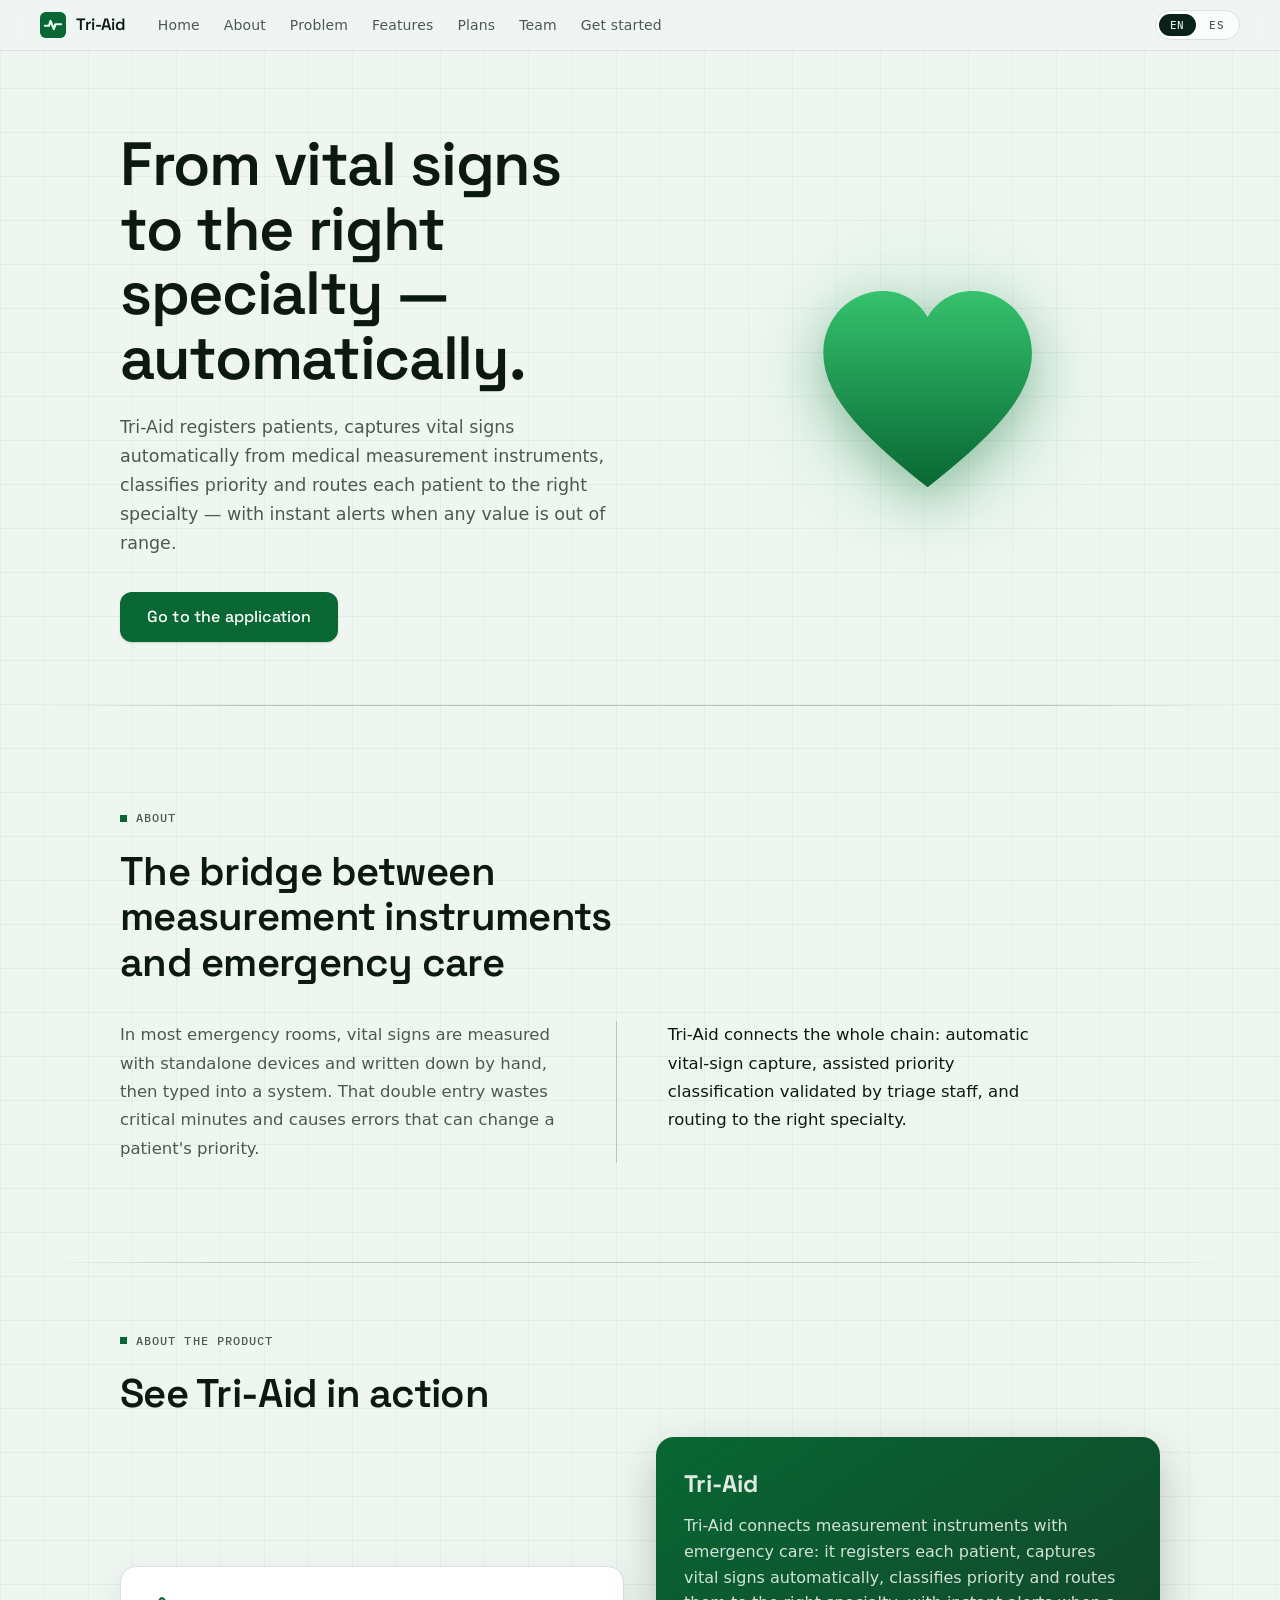
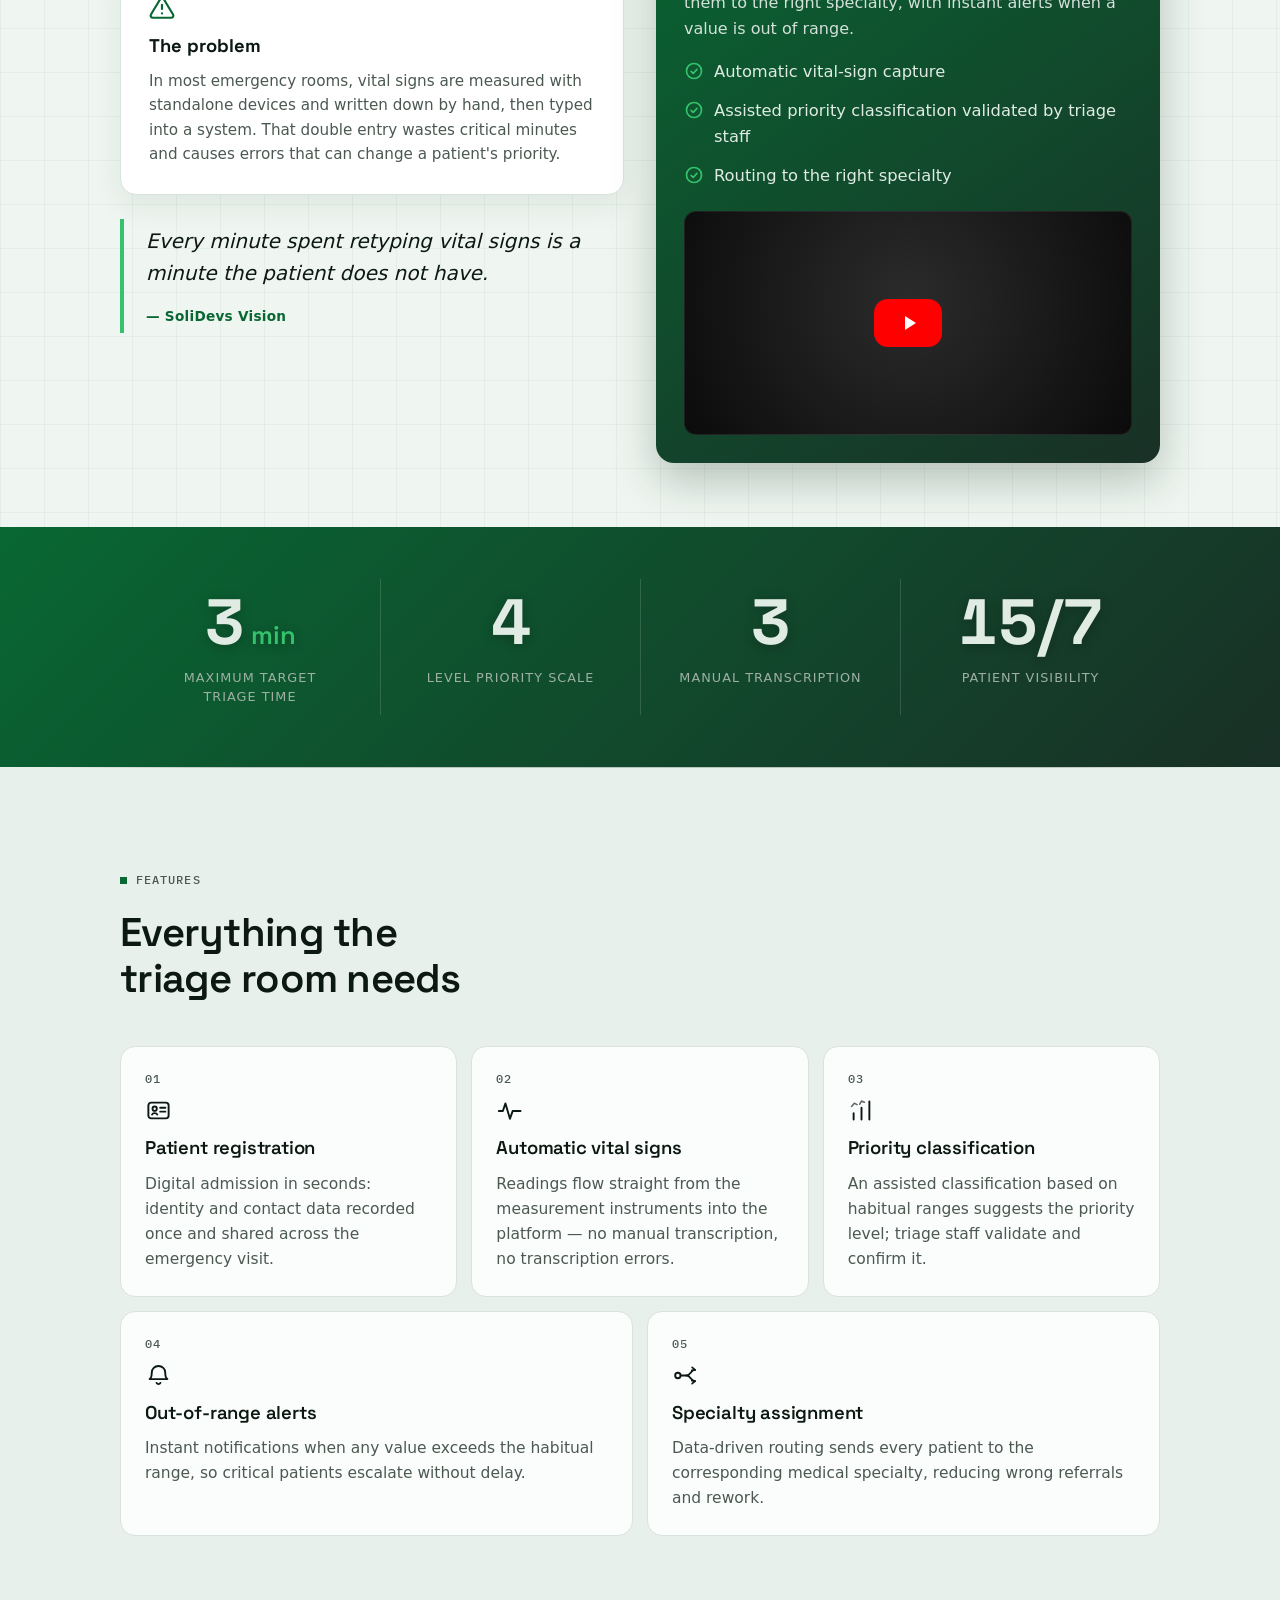
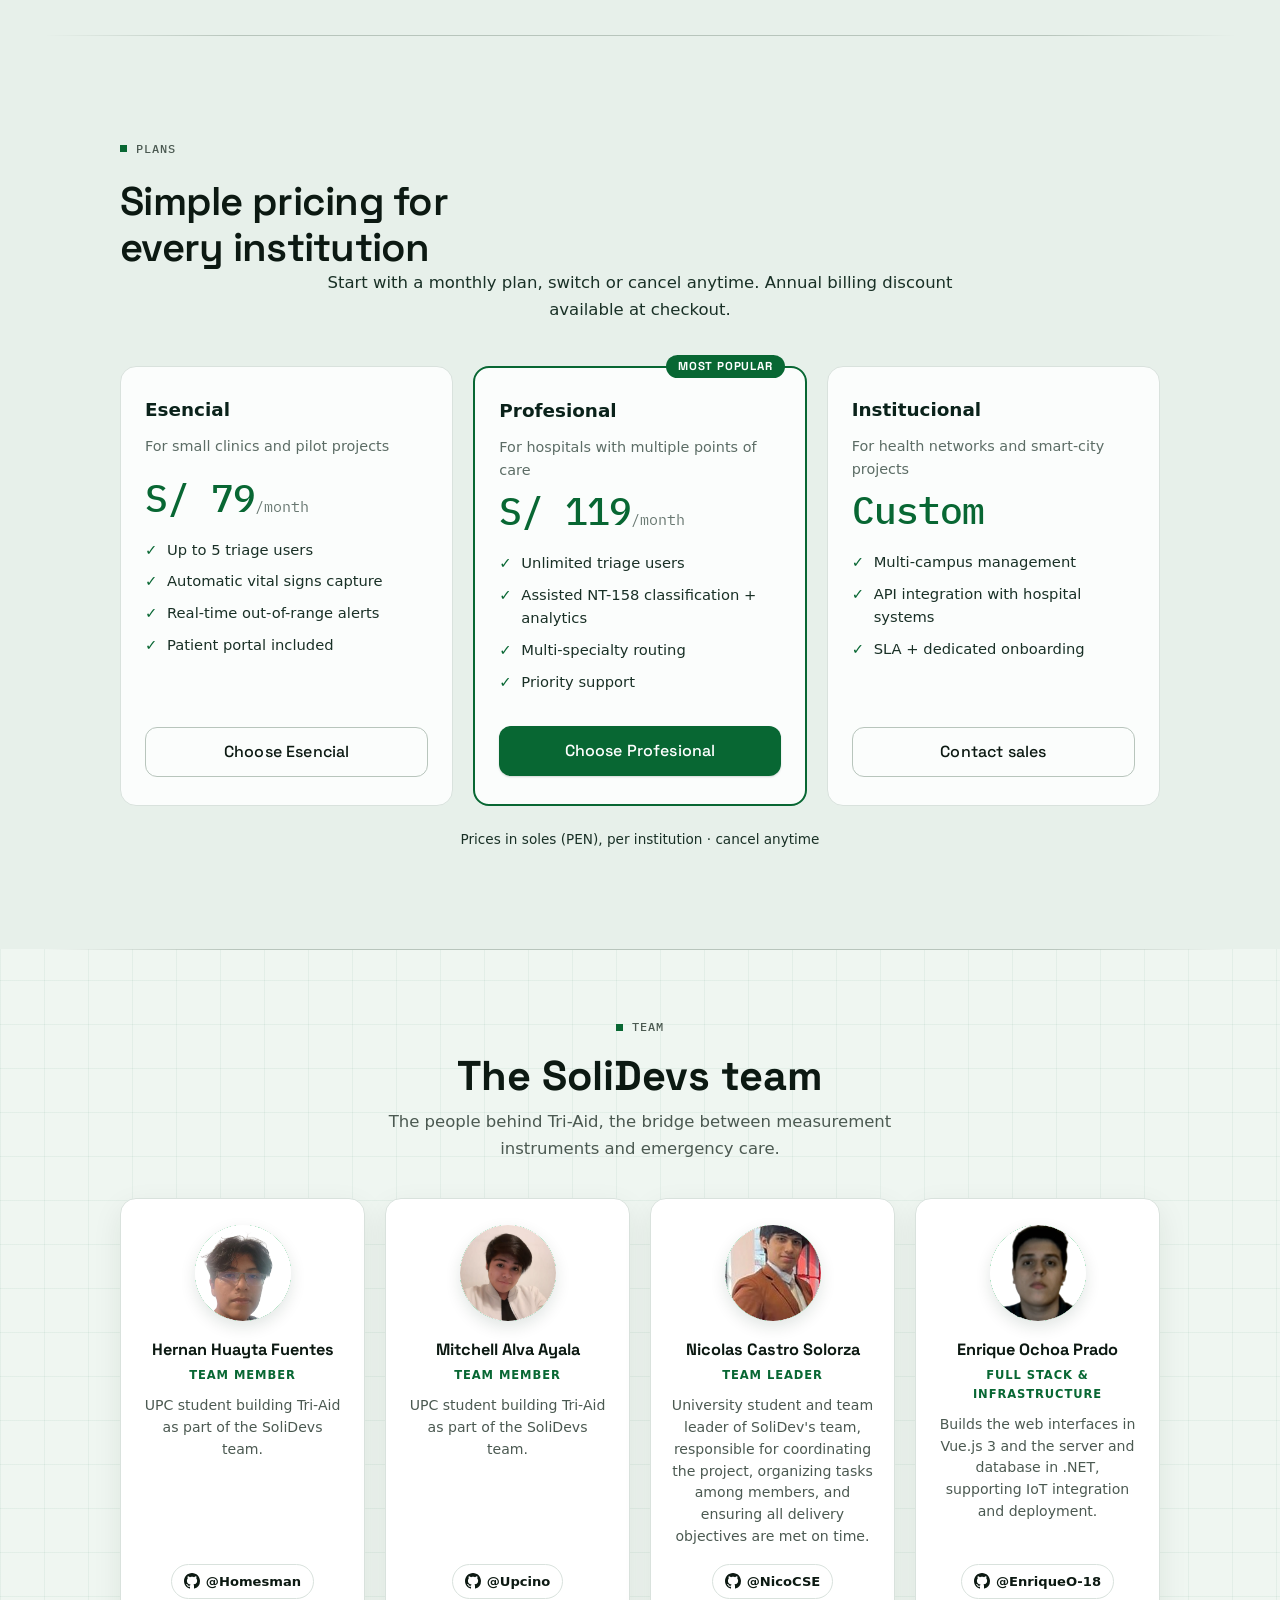
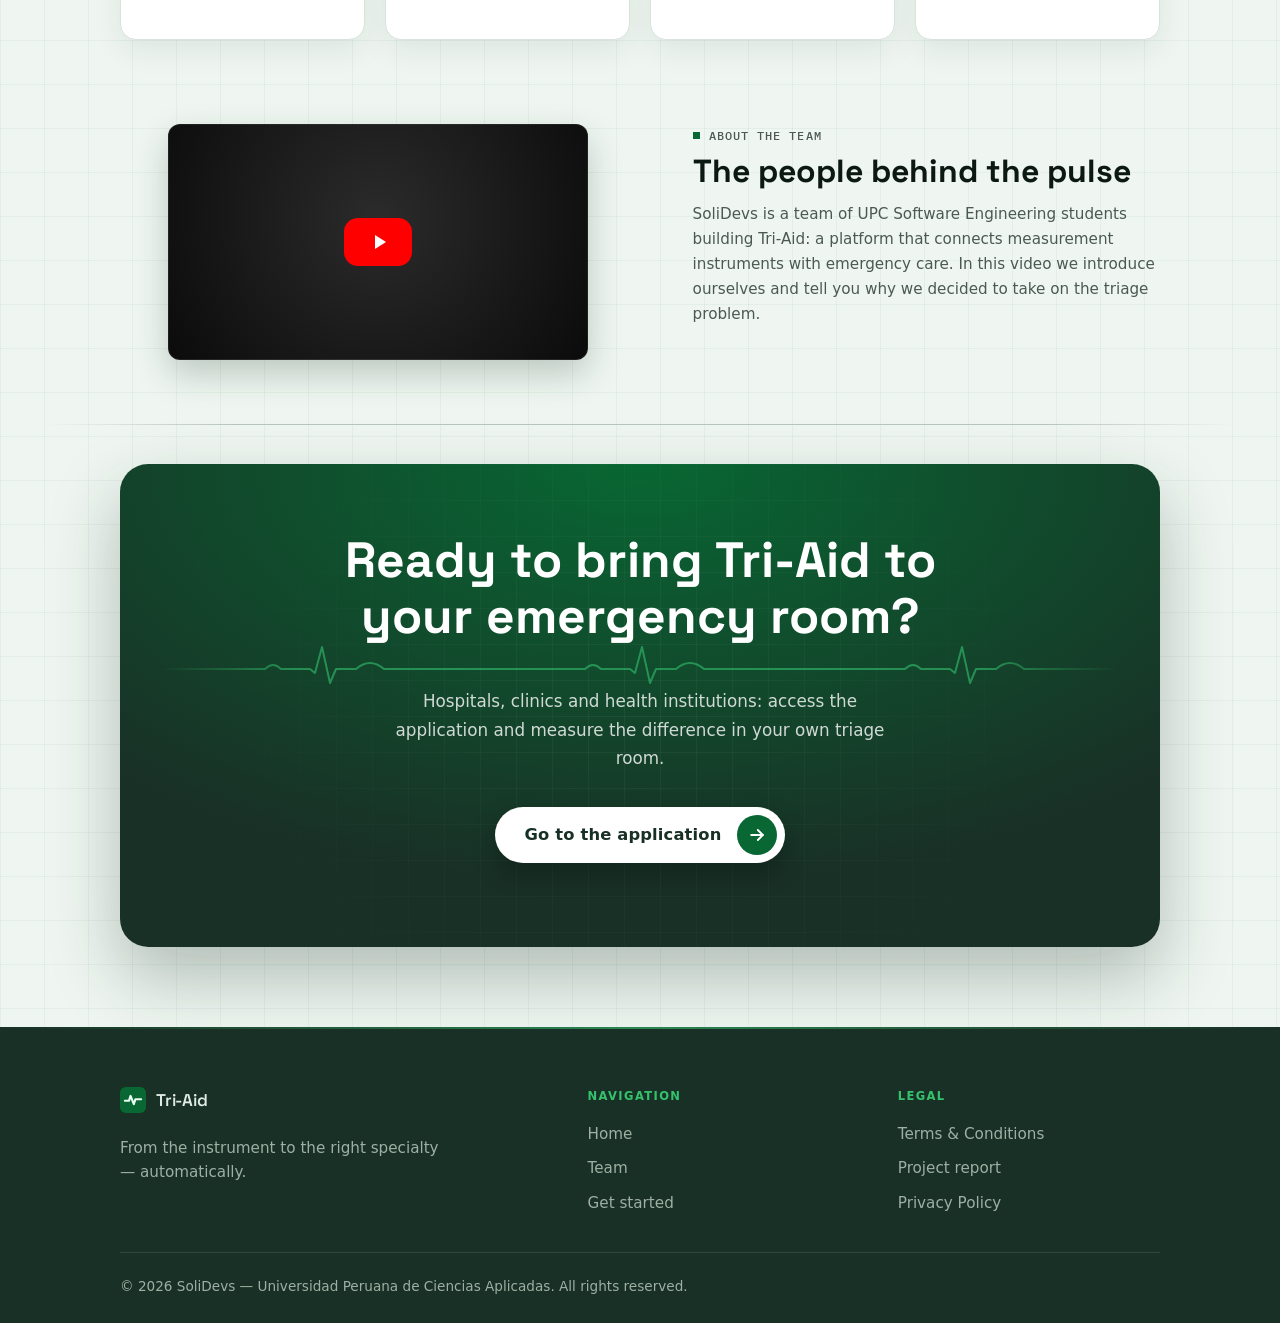
<file: landing-page-main/index.html>
<!doctype html>
<html lang="en-US">
<head>
  <meta charset="utf-8" />
  <meta name="viewport" content="width=device-width, initial-scale=1" />
  <title>Tri-Aid — From vital signs to the right specialty</title>
  <meta name="description" content="Tri-Aid registers patients, captures vital signs automatically from medical measurement instruments, classifies priority and routes each patient to the right specialty — with instant alerts when any value is out of range." />
  <link rel="icon" href="data:image/svg+xml,%3Csvg xmlns='http://www.w3.org/2000/svg' viewBox='0 0 32 32'%3E%3Crect width='32' height='32' rx='7' fill='%231d6b4f'/%3E%3Cpath d='M6 17h5l2-6 4 10 2-6h7' stroke='%23eafff3' stroke-width='2.6' fill='none' stroke-linecap='round' stroke-linejoin='round'/%3E%3C/svg%3E" />
  <link rel="preconnect" href="https://fonts.googleapis.com" />
  <link rel="preconnect" href="https://fonts.gstatic.com" crossorigin />
  <link href="https://fonts.googleapis.com/css2?family=Space+Grotesk:wght@500;600;700&family=IBM+Plex+Mono:wght@400;500&display=swap" rel="stylesheet" />
  <link rel="stylesheet" href="css/styles.css" />
</head>
<body id="top">
  <a class="skip-link" href="#main" data-i18n="a11y.skip">Skip to content</a>

  <header class="site-nav" data-od-id="nav">
    <div class="nav-inner">
      <a class="brand" href="#top" data-od-id="brand" aria-label="Tri-Aid — home">
        <svg class="brand-mark" viewBox="0 0 32 32" aria-hidden="true" focusable="false">
          <rect width="32" height="32" rx="7" class="brand-bg"></rect>
          <path d="M6 17h5l2-6 4 10 2-6h7" class="brand-pulse"></path>
        </svg>
        <span class="brand-name">Tri-Aid</span>
      </a>

      <nav class="nav-links" aria-label="Primary" data-od-id="nav-primary">
        <a href="#top" data-i18n="nav.home">Home</a>
        <a href="#about" data-i18n="nav.about">About</a>
        <a href="#video" data-i18n="nav.problem">Problem</a>
        <a href="#features" data-i18n="nav.features">Features</a>
        <a href="#plans" data-i18n="nav.plans">Plans</a>
        <a href="#team" data-i18n="nav.team">Team</a>
        <a href="#contact" data-i18n="nav.contact">Get started</a>
      </nav>

      <div class="nav-actions">
        <div class="lang-toggle" role="group" aria-label="Language / Idioma">
          <button type="button" class="lang-btn" data-lang-btn="en" aria-pressed="true">EN</button>
          <button type="button" class="lang-btn" data-lang-btn="es" aria-pressed="false">ES</button>
        </div>
        <button type="button" class="nav-burger" aria-expanded="false" aria-controls="mobile-panel" data-i18n-aria="nav.menu" aria-label="Open menu">
          <span class="burger-box" aria-hidden="true"></span>
        </button>
      </div>
    </div>

    <div id="mobile-panel" class="mobile-panel">
      <nav class="mobile-links" aria-label="Mobile">
        <a href="#top" data-i18n="nav.home">Home</a>
        <a href="#about" data-i18n="nav.about">About</a>
        <a href="#features" data-i18n="nav.features">Features</a>
        <a href="#plans" data-i18n="nav.plans">Plans</a>
        <a href="#team" data-i18n="nav.team">Team</a>
        <a href="#contact" data-i18n="nav.contact">Get started</a>
      </nav>
    </div>
  </header>

  <main id="main">

    <!-- ================= HERO ================= -->
    <section class="hero" id="hero" data-od-id="hero">
      <div class="container hero-grid">
        <div class="hero-copy">
          <h1 class="hero-title" data-i18n="hero.h1" data-od-id="hero-title">From vital signs to the right specialty — automatically.</h1>
          <p class="hero-text" data-i18n="hero.text">Tri-Aid registers patients, captures vital signs automatically from medical measurement instruments, classifies priority and routes each patient to the right specialty — with instant alerts when any value is out of range.</p>
          <div class="hero-ctas">
            <a class="btn btn-primary" href="https://triaid-solidevs.web.app" data-od-id="hero-cta-app"><span data-i18n="cta.btn">Go to the application</span></a>
          </div>
        </div>

                <aside class="heartbeat" aria-hidden="true" data-od-id="hero-heartbeat">
          <div class="heart-wrap">
            <span class="heart-glow"></span>
            <span class="heart-ring ring-a"></span>
            <span class="heart-ring ring-b"></span>
            <svg class="heart-shape" viewBox="0 0 32 30" focusable="false">
              <defs>
                <linearGradient id="heart-grad" x1="0" y1="0" x2="0" y2="1">
                  <stop offset="0" class="heart-grad-a"/>
                  <stop offset="1" class="heart-grad-b"/>
                </linearGradient>
              </defs>
              <path class="heart-body" fill="url(#heart-grad)" d="M16 28C8.5 22 2.5 16.6 2.5 10.6 2.5 6 6.1 2.6 10.2 2.6c2.5 0 4.6 1.3 5.8 3.4 1.2-2.1 3.3-3.4 5.8-3.4 4.1 0 7.7 3.4 7.7 8 0 6-6 11.4-13.5 17.4Z"/>
            </svg>
          </div>
        </aside>
      </div>
    </section>

    <!-- ================= ABOUT ================= -->
    <section class="section" id="about" data-od-id="about">
      <div class="container">
        <div class="section-head reveal">
          <span class="eyebrow"><i class="eyebrow-dot" aria-hidden="true"></i><span data-i18n="nav.about">About</span></span>
        </div>
        <h2 class="section-title reveal" data-i18n="about.title" data-od-id="about-title">The bridge between measurement instruments and emergency care</h2>
        <div class="about-cols reveal">
          <p data-i18n="about.p1">In most emergency rooms, vital signs are measured with standalone devices and written down by hand, then typed into a system. That double entry wastes critical minutes and causes errors that can change a patient's priority.</p>
          <p data-i18n="about.p2">Tri-Aid connects the whole chain: automatic vital-sign capture, assisted priority classification validated by triage staff, and routing to the right specialty.</p>
        </div>
      </div>
    </section>

    <!-- ================= VIDEO ================= -->
    <section class="section" id="video" data-od-id="video">
      <div class="container">
        <div class="section-head reveal">
          <span class="eyebrow"><i class="eyebrow-dot" aria-hidden="true"></i><span data-i18n="video.kicker">About the product</span></span>
        </div>
        <h2 class="section-title reveal" data-i18n="video.title">See Tri-Aid in action</h2>
        <div class="video-layout">
          <div class="video-left">
          <article class="problem-card reveal">
            <svg viewBox="0 0 24 24" fill="none" stroke="currentColor" stroke-width="2" stroke-linecap="round" stroke-linejoin="round" aria-hidden="true"><path d="M10.3 3.9 1.8 18a2 2 0 0 0 1.7 3h17a2 2 0 0 0 1.7-3L13.7 3.9a2 2 0 0 0-3.4 0z"/><path d="M12 9v4"/><path d="M12 17h.01"/></svg>
            <h3 data-i18n="video.problem">The problem</h3>
            <p data-i18n="about.p1">In most emergency rooms, vital signs are measured with standalone devices and written down by hand, then typed into a system. That double entry wastes critical minutes and causes errors that can change a patient's priority.</p>
          </article>
          <blockquote class="quote reveal">
            <p data-i18n="video.quote">Every minute spent retyping vital signs is a minute the patient does not have.</p>
            <cite>— SoliDevs Vision</cite>
          </blockquote>
        </div>
          <div class="video-card reveal">
            <h3>Tri-Aid</h3>
            <p class="video-desc" data-i18n="video.desc">Tri-Aid connects measurement instruments with emergency care: it registers each patient, captures vital signs automatically, classifies priority and routes them to the right specialty, with instant alerts when a value is out of range.</p>
            <ul class="check-list">
              <li><svg viewBox="0 0 24 24" fill="none" stroke="currentColor" stroke-width="2" stroke-linecap="round" stroke-linejoin="round" aria-hidden="true"><circle cx="12" cy="12" r="9"/><path d="m8.5 12.5 2.5 2.5 4.5-5"/></svg><span data-i18n="video.check1">Automatic vital-sign capture</span></li>
              <li><svg viewBox="0 0 24 24" fill="none" stroke="currentColor" stroke-width="2" stroke-linecap="round" stroke-linejoin="round" aria-hidden="true"><circle cx="12" cy="12" r="9"/><path d="m8.5 12.5 2.5 2.5 4.5-5"/></svg><span data-i18n="video.check2">Assisted priority classification validated by triage staff</span></li>
              <li><svg viewBox="0 0 24 24" fill="none" stroke="currentColor" stroke-width="2" stroke-linecap="round" stroke-linejoin="round" aria-hidden="true"><circle cx="12" cy="12" r="9"/><path d="m8.5 12.5 2.5 2.5 4.5-5"/></svg><span data-i18n="video.check3">Routing to the right specialty</span></li>
            </ul>
            <!-- TODO: reemplazar href por el link real cuando el video esté publicado -->
            <a class="video-link" href="https://www.youtube.com/watch?v=TRI-AID-PENDIENTE" target="_blank" rel="noopener noreferrer" aria-label="Tri-Aid demo video">
              <span class="video-link__play"><svg viewBox="0 0 24 24" fill="currentColor" aria-hidden="true"><path d="M8 5v14l11-7z"/></svg></span>
            </a>
          </div>
        </div>
      </div>
    </section>

    <!-- ================= STATS ================= -->
    <section class="stats-band" id="stats" data-od-id="stats">
      <div class="container">
        <div class="stats-grid reveal">
          <div><span class="stat-num" data-count="3" data-unit="min">3<small>min</small></span><span class="stat-label" data-i18n="band.1">maximum target triage time</span></div>
          <div><span class="stat-num" data-count="5">5</span><span class="stat-label" data-i18n="band.2">level priority scale</span></div>
          <div><span class="stat-num" data-count="0" data-from="10">0</span><span class="stat-label" data-i18n="band.3">manual transcription</span></div>
          <div><span class="stat-num" data-count="24" data-suffix="/7">24/7</span><span class="stat-label" data-i18n="band.4">patient visibility</span></div>
        </div>
      </div>
    </section>

    <!-- ================= FEATURES ================= -->
    <section class="section section-sunk" id="features" data-od-id="features">
      <div class="container">
        <div class="section-head reveal">
          <span class="eyebrow"><i class="eyebrow-dot" aria-hidden="true"></i><span data-i18n="nav.features">Features</span></span>
        </div>
        <h2 class="section-title reveal" data-i18n="features.title" data-od-id="features-title">Everything the triage room needs</h2>

        <ol class="feature-grid" data-od-id="features-grid">
          <li class="feature-card reveal" data-od-id="feature-card-registration">
            <span class="f-index" aria-hidden="true">01</span>
            <svg class="f-icon" viewBox="0 0 24 24" aria-hidden="true" focusable="false"><rect x="3" y="5" width="18" height="14" rx="2.5" fill="none" stroke="currentColor" stroke-width="1.7"/><circle cx="8.6" cy="10.4" r="1.9" fill="none" stroke="currentColor" stroke-width="1.7"/><path d="M6.3 15.6c.6-1.7 4-1.7 4.6 0M13.5 9.5h4.6M13.5 13h4.6" fill="none" stroke="currentColor" stroke-width="1.7" stroke-linecap="round"/></svg>
            <h3 data-i18n="f1.t">Patient registration</h3>
            <p data-i18n="f1.x">Digital admission in seconds: identity and contact data recorded once and shared across the emergency visit.</p>
          </li>

          <li class="feature-card reveal" data-od-id="feature-card-vitals">
            <span class="f-index" aria-hidden="true">02</span>
            <svg class="f-icon" viewBox="0 0 24 24" aria-hidden="true" focusable="false"><path d="M2.5 12.5h3.6l2.3-6.8 4 13.6 2.4-6.8h7" fill="none" stroke="currentColor" stroke-width="1.7" stroke-linecap="round" stroke-linejoin="round"/></svg>
            <h3 data-i18n="f2.t">Automatic vital signs</h3>
            <p data-i18n="f2.x">Readings flow straight from the measurement instruments into the platform — no manual transcription, no transcription errors.</p>
          </li>

          <li class="feature-card reveal" data-od-id="feature-card-priority">
            <span class="f-index" aria-hidden="true">03</span>
            <svg class="f-icon" viewBox="0 0 24 24" aria-hidden="true" focusable="false"><path d="M5 20v-5.5M12 20V9.5M19 20V4" fill="none" stroke="currentColor" stroke-width="1.7" stroke-linecap="round"/><path d="M3.2 8.4 5.6 5.6l2.5 1.2M10.4 6.4 12 3.6l2.6 1" fill="none" stroke="currentColor" stroke-width="1.4" stroke-linecap="round" stroke-linejoin="round" opacity=".65"/></svg>
            <h3 data-i18n="f3.t">Priority classification</h3>
            <p data-i18n="f3.x">An assisted classification based on habitual ranges suggests the priority level; triage staff validate and confirm it.</p>
          </li>

          <li class="feature-card reveal" data-od-id="feature-card-alerts">
            <span class="f-index" aria-hidden="true">04</span>
            <svg class="f-icon" viewBox="0 0 24 24" aria-hidden="true" focusable="false"><path d="M6 9.5a6 6 0 0 1 12 0c0 4.6 1.9 5.7 1.9 5.7H4.1S6 14.1 6 9.5Z" fill="none" stroke="currentColor" stroke-width="1.7" stroke-linejoin="round"/><path d="M10.3 18.6a1.9 1.9 0 0 0 3.4 0" fill="none" stroke="currentColor" stroke-width="1.7" stroke-linecap="round"/></svg>
            <h3 data-i18n="f4.t">Out-of-range alerts</h3>
            <p data-i18n="f4.x">Instant notifications when any value exceeds the habitual range, so critical patients escalate without delay.</p>
          </li>

          <li class="feature-card reveal" data-od-id="feature-card-routing">
            <span class="f-index" aria-hidden="true">05</span>
            <svg class="f-icon" viewBox="0 0 24 24" aria-hidden="true" focusable="false"><circle cx="5.2" cy="12" r="2.4" fill="none" stroke="currentColor" stroke-width="1.7"/><path d="M7.8 12h5.4" fill="none" stroke="currentColor" stroke-width="1.7" stroke-linecap="round"/><path d="M13 12c3.6 0 3.6-5 7.4-5M13 12c3.6 0 3.6 5 7.4 5" fill="none" stroke="currentColor" stroke-width="1.7" stroke-linecap="round"/><path d="M17.9 4.8 20.6 7l-3 .5M17.9 19.2 20.6 17l-3-.5" fill="none" stroke="currentColor" stroke-width="1.5" stroke-linecap="round" stroke-linejoin="round"/></svg>
            <h3 data-i18n="f5.t">Specialty assignment</h3>
            <p data-i18n="f5.x">Data-driven routing sends every patient to the corresponding medical specialty, reducing wrong referrals and rework.</p>
          </li>
        </ol>
      </div>
    </section>

    <!-- ================= PLANS ================= -->
    <section class="section section-sunk" id="plans" data-od-id="plans">
      <div class="container">
        <div class="section-head reveal">
          <span class="eyebrow"><i class="eyebrow-dot" aria-hidden="true"></i><span data-i18n="nav.plans">Plans</span></span>
        </div>
        <h2 class="section-title reveal" data-i18n="plans.title" data-od-id="plans-title">Simple pricing for every institution</h2>
        <p class="plans-sub reveal" data-i18n="plans.sub">Start with a monthly plan, switch or cancel anytime. Annual billing discount available at checkout.</p>

        <div class="plans-grid" data-od-id="plans-grid">
          <article class="plan-card reveal" data-od-id="plan-esencial">
            <h3 data-i18n="plan.essential.name">Esencial</h3>
            <p class="plan-for" data-i18n="plan.essential.for">For small clinics and pilot projects</p>
            <p class="plan-price">S/ 79<span data-i18n="plans.period">/month</span></p>
            <ul class="plan-features">
              <li data-i18n="plan.essential.f1">Up to 5 triage users</li>
              <li data-i18n="plan.essential.f2">Automatic vital signs capture</li>
              <li data-i18n="plan.essential.f3">Real-time out-of-range alerts</li>
              <li data-i18n="plan.essential.f4">Patient portal included</li>
            </ul>
            <a class="btn btn-ghost plan-cta" href="subscription/contratar-plan.html?plan=esencial" data-i18n="plan.essential.cta">Choose Esencial</a>
          </article>

          <article class="plan-card plan-featured reveal" data-od-id="plan-profesional">
            <span class="plan-badge" data-i18n="plan.professional.badge">Most popular</span>
            <h3 data-i18n="plan.professional.name">Profesional</h3>
            <p class="plan-for" data-i18n="plan.professional.for">For hospitals with multiple points of care</p>
            <p class="plan-price">S/ 119<span data-i18n="plans.period">/month</span></p>
            <ul class="plan-features">
              <li data-i18n="plan.professional.f1">Unlimited triage users</li>
              <li data-i18n="plan.professional.f2">Assisted NT-158 classification + analytics</li>
              <li data-i18n="plan.professional.f3">Multi-specialty routing</li>
              <li data-i18n="plan.professional.f4">Priority support</li>
            </ul>
            <a class="btn btn-primary plan-cta" href="subscription/contratar-plan.html?plan=profesional" data-i18n="plan.professional.cta">Choose Profesional</a>
          </article>

          <article class="plan-card reveal" data-od-id="plan-institucional">
            <h3 data-i18n="plan.institutional.name">Institucional</h3>
            <p class="plan-for" data-i18n="plan.institutional.for">For health networks and smart-city projects</p>
            <p class="plan-price plan-price-custom" data-i18n="plan.institutional.price">Custom</p>
            <ul class="plan-features">
              <li data-i18n="plan.institutional.f1">Multi-campus management</li>
              <li data-i18n="plan.institutional.f2">API integration with hospital systems</li>
              <li data-i18n="plan.institutional.f3">SLA + dedicated onboarding</li>
            </ul>
            <a class="btn btn-ghost plan-cta" href="#contact" data-i18n="plan.institutional.cta">Contact sales</a>
          </article>
        </div>
        <p class="plans-note reveal" data-i18n="plans.note">Prices in soles (PEN), per institution · cancel anytime</p>
      </div>
    </section>

    <!-- ================= TEAM ================= -->
    <section class="section team-section" id="team" data-od-id="team">
      <div class="container">
        <header class="team-head reveal">
          <span class="eyebrow"><i class="eyebrow-dot" aria-hidden="true"></i><span data-i18n="nav.team">Team</span></span>
          <h2 class="team-title" data-i18n="team.title" data-od-id="team-title">The SoliDevs team</h2>
          <p class="team-sub" data-i18n="team.subtitle">The people behind Tri-Aid, the bridge between measurement instruments and emergency care.</p>
        </header>

        <ul class="team2-grid">
          <li class="team2-card" data-od-id="member-hernan-huayta">
            <span class="team2-avatar" aria-hidden="true"><img src="img/hernan-solidevs.png" alt="" width="160" height="160"></span>
            <h3>Hernan Huayta Fuentes</h3>
            <span class="team2-role" data-i18n="team.role">Team member</span>
            <p data-i18n="team.desc">UPC student building Tri-Aid as part of the SoliDevs team.</p>
            <a class="team2-github" href="https://github.com/Homesman" target="_blank" rel="noopener noreferrer"><svg viewBox="0 0 16 16" fill="currentColor" aria-hidden="true"><path d="M8 0C3.58 0 0 3.58 0 8c0 3.54 2.29 6.53 5.47 7.59.4.07.55-.17.55-.38 0-.19-.01-.82-.01-1.49-2.01.37-2.53-.49-2.69-.94-.09-.23-.48-.94-.82-1.13-.28-.15-.68-.52-.01-.53.63-.01 1.08.58 1.23.82.72 1.21 1.87.87 2.33.66.07-.52.28-.87.51-1.07-1.78-.2-3.64-.89-3.64-3.95 0-.87.31-1.59.82-2.15-.08-.2-.36-1.02.08-2.12 0 0 .67-.21 2.2.82.64-.18 1.32-.27 2-.27.68 0 1.36.09 2 .27 1.53-1.04 2.2-.82 2.2-.82.44 1.1.16 1.92.08 2.12.51.56.82 1.27.82 2.15 0 3.07-1.87 3.75-3.65 3.95.29.25.54.73.54 1.48 0 1.07-.01 1.93-.01 2.2 0 .21.15.46.55.38A8.013 8.013 0 0016 8c0-4.42-3.58-8-8-8z"/></svg> @Homesman</a>
          </li>
          <li class="team2-card" data-od-id="member-mitchell-alva">
            <span class="team2-avatar" aria-hidden="true"><img src="img/Perfil_Adriano.jpeg?v=2" alt="" width="160" height="160"></span>
            <h3>Mitchell Alva Ayala</h3>
            <span class="team2-role" data-i18n="team.role">Team member</span>
            <p data-i18n="team.desc">UPC student building Tri-Aid as part of the SoliDevs team.</p>
            <a class="team2-github" href="https://github.com/Upcino" target="_blank" rel="noopener noreferrer"><svg viewBox="0 0 16 16" fill="currentColor" aria-hidden="true"><path d="M8 0C3.58 0 0 3.58 0 8c0 3.54 2.29 6.53 5.47 7.59.4.07.55-.17.55-.38 0-.19-.01-.82-.01-1.49-2.01.37-2.53-.49-2.69-.94-.09-.23-.48-.94-.82-1.13-.28-.15-.68-.52-.01-.53.63-.01 1.08.58 1.23.82.72 1.21 1.87.87 2.33.66.07-.52.28-.87.51-1.07-1.78-.2-3.64-.89-3.64-3.95 0-.87.31-1.59.82-2.15-.08-.2-.36-1.02.08-2.12 0 0 .67-.21 2.2.82.64-.18 1.32-.27 2-.27.68 0 1.36.09 2 .27 1.53-1.04 2.2-.82 2.2-.82.44 1.1.16 1.92.08 2.12.51.56.82 1.27.82 2.15 0 3.07-1.87 3.75-3.65 3.95.29.25.54.73.54 1.48 0 1.07-.01 1.93-.01 2.2 0 .21.15.46.55.38A8.013 8.013 0 0016 8c0-4.42-3.58-8-8-8z"/></svg> @Upcino</a>
          </li>
          <li class="team2-card" data-od-id="member-nicolas-castro">
            <span class="team2-avatar" aria-hidden="true"><img src="img/Foto_Nico.jpeg" alt="" width="160" height="80"></span>
            <h3>Nicolas Castro Solorza</h3>
            <span class="team2-role" data-i18n="team.roleLeader">Team Leader</span>
            <p data-i18n="team.descNicolas">University student and team leader of SoliDev's team, responsible for coordinating the project, organizing tasks among members, and ensuring all delivery objectives are met on time.</p>
            <a class="team2-github" href="https://github.com/NicoCSE" target="_blank" rel="noopener noreferrer"><svg viewBox="0 0 16 16" fill="currentColor" aria-hidden="true"><path d="M8 0C3.58 0 0 3.58 0 8c0 3.54 2.29 6.53 5.47 7.59.4.07.55-.17.55-.38 0-.19-.01-.82-.01-1.49-2.01.37-2.53-.49-2.69-.94-.09-.23-.48-.94-.82-1.13-.28-.15-.68-.52-.01-.53.63-.01 1.08.58 1.23.82.72 1.21 1.87.87 2.33.66.07-.52.28-.87.51-1.07-1.78-.2-3.64-.89-3.64-3.95 0-.87.31-1.59.82-2.15-.08-.2-.36-1.02.08-2.12 0 0 .67-.21 2.2.82.64-.18 1.32-.27 2-.27.68 0 1.36.09 2 .27 1.53-1.04 2.2-.82 2.2-.82.44 1.1.16 1.92.08 2.12.51.56.82 1.27.82 2.15 0 3.07-1.87 3.75-3.65 3.95.29.25.54.73.54 1.48 0 1.07-.01 1.93-.01 2.2 0 .21.15.46.55.38A8.013 8.013 0 0016 8c0-4.42-3.58-8-8-8z"/></svg> @NicoCSE</a>
          </li>
          <li class="team2-card" data-od-id="member-enrique-ochoa">
            <span class="team2-avatar" aria-hidden="true"><img src="img/enrique.jpg?v=2" alt="" width="160" height="160"></span>
            <h3>Enrique Ochoa Prado</h3>
            <span class="team2-role" data-i18n="team.roleEnrique">Full Stack &amp; Infrastructure</span>
            <p data-i18n="team.descEnrique">Builds the web interfaces in Vue.js 3 and the server and database in .NET, supporting IoT integration and deployment.</p>
            <a class="team2-github" href="https://github.com/EnriqueO-18" target="_blank" rel="noopener noreferrer"><svg viewBox="0 0 16 16" fill="currentColor" aria-hidden="true"><path d="M8 0C3.58 0 0 3.58 0 8c0 3.54 2.29 6.53 5.47 7.59.4.07.55-.17.55-.38 0-.19-.01-.82-.01-1.49-2.01.37-2.53-.49-2.69-.94-.09-.23-.48-.94-.82-1.13-.28-.15-.68-.52-.01-.53.63-.01 1.08.58 1.23.82.72 1.21 1.87.87 2.33.66.07-.52.28-.87.51-1.07-1.78-.2-3.64-.89-3.64-3.95 0-.87.31-1.59.82-2.15-.08-.2-.36-1.02.08-2.12 0 0 .67-.21 2.2.82.64-.18 1.32-.27 2-.27.68 0 1.36.09 2 .27 1.53-1.04 2.2-.82 2.2-.82.44 1.1.16 1.92.08 2.12.51.56.82 1.27.82 2.15 0 3.07-1.87 3.75-3.65 3.95.29.25.54.73.54 1.48 0 1.07-.01 1.93-.01 2.2 0 .21.15.46.55.38A8.013 8.013 0 0016 8c0-4.42-3.58-8-8-8z"/></svg> @EnriqueO-18</a>
          </li>
        </ul>

        <div class="team-video-row reveal">
          <div class="team-video">
            <!-- TODO: reemplazar href por el link real del video del equipo -->
            <a class="video-link" href="https://www.youtube.com/watch?v=TRI-AID-EQUIPO-PENDIENTE" target="_blank" rel="noopener noreferrer" aria-label="SoliDevs team video">
              <span class="video-link__play"><svg viewBox="0 0 24 24" fill="currentColor" aria-hidden="true"><path d="M8 5v14l11-7z"/></svg></span>
            </a>
          </div>
          <div class="team-video-copy">
            <span class="eyebrow"><i class="eyebrow-dot" aria-hidden="true"></i><span data-i18n="team.videoKicker">About the team</span></span>
            <h3 data-i18n="team.videoTitle">The people behind the pulse</h3>
            <p data-i18n="team.videoText">SoliDevs is a team of UPC Software Engineering students building Tri-Aid: a platform that connects measurement instruments with emergency care. In this video we introduce ourselves and tell you why we decided to take on the triage problem.</p>
          </div>
        </div>
      </div>
    </section>

    <!-- ================= CONTACT ================= -->
    <section class="section cta-section" id="contact" data-od-id="contact">
      <div class="container">
        <div class="cta-panel">
          <svg class="cta-ecg" viewBox="0 0 1200 120" preserveAspectRatio="none" aria-hidden="true"><path d="M0 60H300l12-3 12-30 16 62 16-44 12 15h70l10-6 10 6H700l12-3 12-30 16 62 16-44 12 15h70l10-6 10 6H1200" fill="none" stroke="currentColor" stroke-width="2" stroke-linejoin="round" stroke-linecap="round" vector-effect="non-scaling-stroke"/></svg>
          <h2 class="cta-title" data-i18n="cta.title" data-od-id="cta-title">Ready to bring Tri-Aid to your emergency room?</h2>
          <p class="cta-text" data-i18n="cta.text">Hospitals, clinics and health institutions: access the application and measure the difference in your own triage room.</p>
          <!-- TODO: reemplazar href por la URL real de la web application -->
          <a class="cta-btn" href="https://triaid-solidevs.web.app" data-od-id="cta-app"><span data-i18n="cta.btn">Go to the application</span><svg viewBox="0 0 24 24" fill="none" stroke="currentColor" stroke-width="2.2" stroke-linecap="round" stroke-linejoin="round" aria-hidden="true"><path d="M5 12h14"/><path d="m13 6 6 6-6 6"/></svg></a>
        </div>
      </div>
    </section>

  </main>

  <!-- ================= FOOTER ================= -->
  <footer class="site-footer footer2" data-od-id="footer">
    <div class="container">
      <div class="footer2-top">
        <div class="footer2-brand">
          <span class="footer-mark">
            <svg class="brand-mark" viewBox="0 0 32 32" aria-hidden="true" focusable="false">
              <rect width="32" height="32" rx="7" class="brand-bg"></rect>
              <path d="M6 17h5l2-6 4 10 2-6h7" class="brand-pulse"></path>
            </svg>
            <span class="brand-name">Tri-Aid</span>
          </span>
          <p class="footer2-tag" data-i18n="footer.tagline">From the instrument to the right specialty — automatically.</p>
        </div>
        <nav class="footer2-col" aria-label="Footer navigation" data-od-id="footer-links">
          <h4 data-i18n="footer.nav">Navigation</h4>
          <a href="#top" data-i18n="nav.home">Home</a>
          <a href="#team" data-i18n="nav.team">Team</a>
          <a href="#contact" data-i18n="nav.contact">Get started</a>
        </nav>
        <nav class="footer2-col" aria-label="Legal">
          <h4 data-i18n="footer.legal">Legal</h4>
          <a href="terms.html" data-i18n="footer.terms">Terms &amp; Conditions</a>
          <a href="https://github.com/upc-pre-1ASI0730-2620-8155-SoliDevs/project-report" target="_blank" rel="noopener noreferrer" data-i18n="footer.report">Project report</a>
          <a href="privacy.html" data-i18n="footer.privacy">Privacy Policy</a> 
        </nav>
      </div>
      <div class="footer2-bottom">
        <p class="footer-copy" data-i18n="footer.copy">© 2026 SoliDevs — Universidad Peruana de Ciencias Aplicadas. All rights reserved.</p>
      </div>
    </div>
  </footer>

  <script src="js/i18n.js"></script>
  <script src="js/main.js"></script>
  <script src="js/countup.js" defer></script>
  <script src="js/team-anim.js" defer></script>
  <script src="js/cta-anim.js" defer></script>
</body>
</html>
</file>
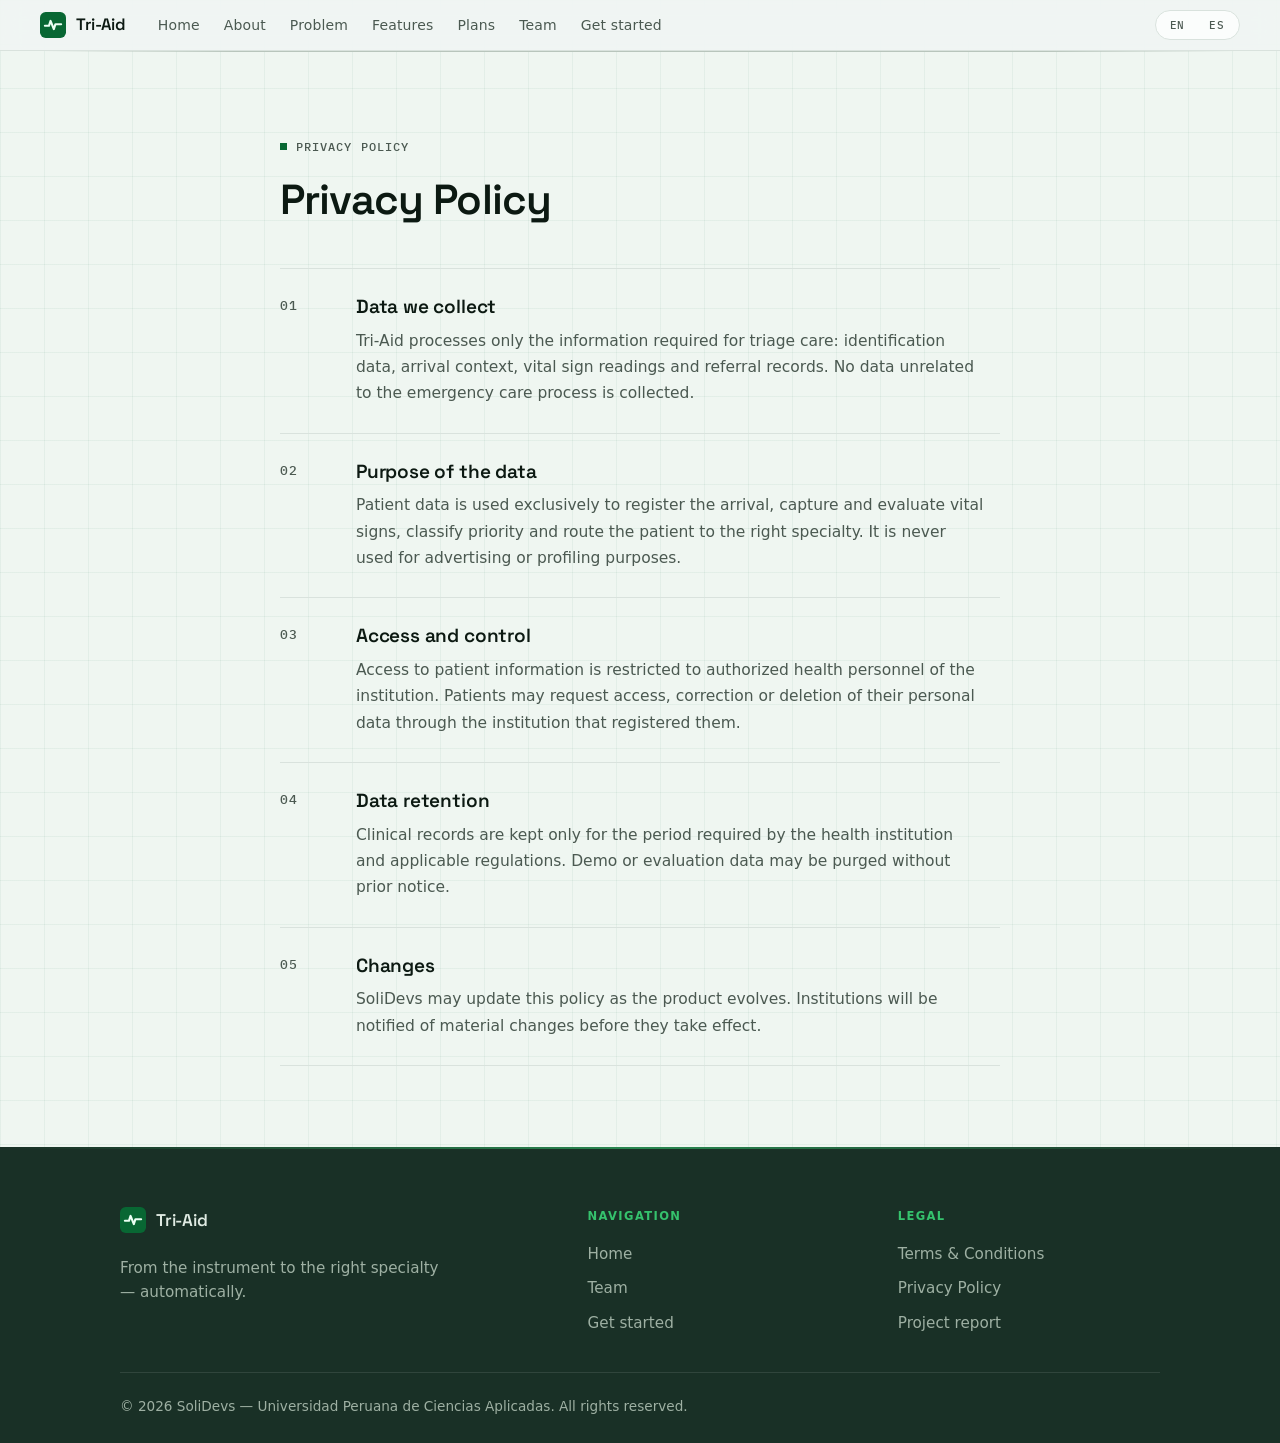
<file: privacy.html>
<!doctype html>
<html lang="en-US">
<head>
  <meta charset="utf-8" />
  <meta name="viewport" content="width=device-width, initial-scale=1" />
  <title>Privacy Policy — Tri-Aid</title>
  <meta name="description" content="Tri-Aid — privacy policy for patient and clinical data handling." />
  <link rel="icon" href="data:image/svg+xml,%3Csvg xmlns='http://www.w3.org/2000/svg' viewBox='0 0 32 32'%3E%3Crect width='32' height='32' rx='7' fill='%231d6b4f'/%3E%3Cpath d='M6 17h5l2-6 4 10 2-6h7' stroke='%23eafff3' stroke-width='2.6' fill='none' stroke-linecap='round' stroke-linejoin='round'/%3E%3C/svg%3E" />
  <link rel="preconnect" href="https://fonts.googleapis.com" />
  <link rel="preconnect" href="https://fonts.gstatic.com" crossorigin />
  <link href="https://fonts.googleapis.com/css2?family=Space+Grotesk:wght@500;600;700&family=IBM+Plex+Mono:wght@400;500&display=swap" rel="stylesheet" />
  <link rel="stylesheet" href="css/styles.css" />
</head>
<body id="top">
  <a class="skip-link" href="#main" data-i18n="a11y.skip">Skip to content</a>

  <header class="site-nav" data-od-id="nav">
    <div class="nav-inner">
      <a class="brand" href="index.html" data-od-id="brand" aria-label="Tri-Aid — home">
        <svg class="brand-mark" viewBox="0 0 32 32" aria-hidden="true" focusable="false">
          <rect width="32" height="32" rx="7" class="brand-bg"></rect>
          <path d="M6 17h5l2-6 4 10 2-6h7" class="brand-pulse"></path>
        </svg>
        <span class="brand-name">Tri-Aid</span>
      </a>

      <nav class="nav-links" aria-label="Primary" data-od-id="nav-primary">
        <a href="index.html" data-i18n="nav.home">Home</a>
        <a href="index.html#about" data-i18n="nav.about">About</a>
        <a href="index.html#video" data-i18n="nav.problem">Problem</a>
        <a href="index.html#features" data-i18n="nav.features">Features</a>
        <a href="index.html#plans" data-i18n="nav.plans">Plans</a>
        <a href="index.html#team" data-i18n="nav.team">Team</a>
        <a href="index.html#contact" data-i18n="nav.contact">Get started</a>
      </nav>

      <div class="nav-actions">
        <div class="lang-toggle" role="group" aria-label="Language / Idioma">
          <button type="button" class="lang-btn" data-lang-btn="en" aria-pressed="true">EN</button>
          <button type="button" class="lang-btn" data-lang-btn="es" aria-pressed="false">ES</button>
        </div>
        <button type="button" class="nav-burger" aria-expanded="false" aria-controls="mobile-panel" data-i18n-aria="nav.menu" aria-label="Open menu">
          <span class="burger-box" aria-hidden="true"></span>
        </button>
      </div>
    </div>

    <div id="mobile-panel" class="mobile-panel">
      <nav class="mobile-links" aria-label="Mobile">
        <a href="index.html" data-i18n="nav.home">Home</a>
        <a href="index.html#about" data-i18n="nav.about">About</a>
        <a href="index.html#features" data-i18n="nav.features">Features</a>
        <a href="index.html#plans" data-i18n="nav.plans">Plans</a>
        <a href="index.html#team" data-i18n="nav.team">Team</a>
        <a href="index.html#contact" data-i18n="nav.contact">Get started</a>
      </nav>
    </div>
  </header>

  <main id="main">
    <section class="section terms-section" data-od-id="privacy">
      <div class="container terms-wrap">
        <div class="section-head">
          <span class="eyebrow"><i class="eyebrow-dot" aria-hidden="true"></i><span data-i18n="footer.privacy">Privacy Policy</span></span>
        </div>
        <h1 class="terms-title" data-i18n="prv.title" data-od-id="privacy-title">Privacy Policy</h1>

        <ol class="terms-list">
          <li class="terms-clause" data-od-id="privacy-clause-1">
            <span class="t-index" aria-hidden="true">01</span>
            <div class="t-body">
              <h2 data-i18n="p1.t">Data we collect</h2>
              <p data-i18n="p1.x">Tri-Aid processes only the information required for triage care: identification data, arrival context, vital sign readings and referral records. No data unrelated to the emergency care process is collected.</p>
            </div>
          </li>
          <li class="terms-clause" data-od-id="privacy-clause-2">
            <span class="t-index" aria-hidden="true">02</span>
            <div class="t-body">
              <h2 data-i18n="p2.t">Purpose of the data</h2>
              <p data-i18n="p2.x">Patient data is used exclusively to register the arrival, capture and evaluate vital signs, classify priority and route the patient to the right specialty. It is never used for advertising or profiling purposes.</p>
            </div>
          </li>
          <li class="terms-clause" data-od-id="privacy-clause-3">
            <span class="t-index" aria-hidden="true">03</span>
            <div class="t-body">
              <h2 data-i18n="p3.t">Access and control</h2>
              <p data-i18n="p3.x">Access to patient information is restricted to authorized health personnel of the institution. Patients may request access, correction or deletion of their personal data through the institution that registered them.</p>
            </div>
          </li>
          <li class="terms-clause" data-od-id="privacy-clause-4">
            <span class="t-index" aria-hidden="true">04</span>
            <div class="t-body">
              <h2 data-i18n="p4.t">Data retention</h2>
              <p data-i18n="p4.x">Clinical records are kept only for the period required by the health institution and applicable regulations. Demo or evaluation data may be purged without prior notice.</p>
            </div>
          </li>
          <li class="terms-clause" data-od-id="privacy-clause-5">
            <span class="t-index" aria-hidden="true">05</span>
            <div class="t-body">
              <h2 data-i18n="p5.t">Changes</h2>
              <p data-i18n="p5.x">SoliDevs may update this policy as the product evolves. Institutions will be notified of material changes before they take effect.</p>
            </div>
          </li>
        </ol>
      </div>
    </section>
  </main>

  <footer class="site-footer footer2" data-od-id="footer">
    <div class="container">
      <div class="footer2-top">
        <div class="footer2-brand">
          <span class="footer-mark">
            <svg class="brand-mark" viewBox="0 0 32 32" aria-hidden="true" focusable="false">
              <rect width="32" height="32" rx="7" class="brand-bg"></rect>
              <path d="M6 17h5l2-6 4 10 2-6h7" class="brand-pulse"></path>
            </svg>
            <span class="brand-name">Tri-Aid</span>
          </span>
          <p class="footer2-tag" data-i18n="footer.tagline">From the instrument to the right specialty — automatically.</p>
        </div>
        <nav class="footer2-col" aria-label="Footer navigation" data-od-id="footer-links">
          <h4 data-i18n="footer.nav">Navigation</h4>
          <a href="index.html" data-i18n="nav.home">Home</a>
          <a href="index.html#team" data-i18n="nav.team">Team</a>
          <a href="index.html#contact" data-i18n="nav.contact">Get started</a>
        </nav>
        <nav class="footer2-col" aria-label="Legal">
          <h4 data-i18n="footer.legal">Legal</h4>
          <a href="terms.html" data-i18n="footer.terms">Terms &amp; Conditions</a>
          <a href="privacy.html" data-i18n="footer.privacy">Privacy Policy</a>
          <a href="https://github.com/upc-pre-1ASI0730-2620-8155-SoliDevs/project-report" target="_blank" rel="noopener noreferrer" data-i18n="footer.report">Project report</a>
        </nav>
      </div>
      <div class="footer2-bottom">
        <p class="footer-copy" data-i18n="footer.copy">© 2026 SoliDevs — Universidad Peruana de Ciencias Aplicadas. All rights reserved.</p>
      </div>
    </div>
  </footer>

  <script src="js/i18n.js"></script>
  <script src="js/main.js"></script>
</body>
</html>
</file>
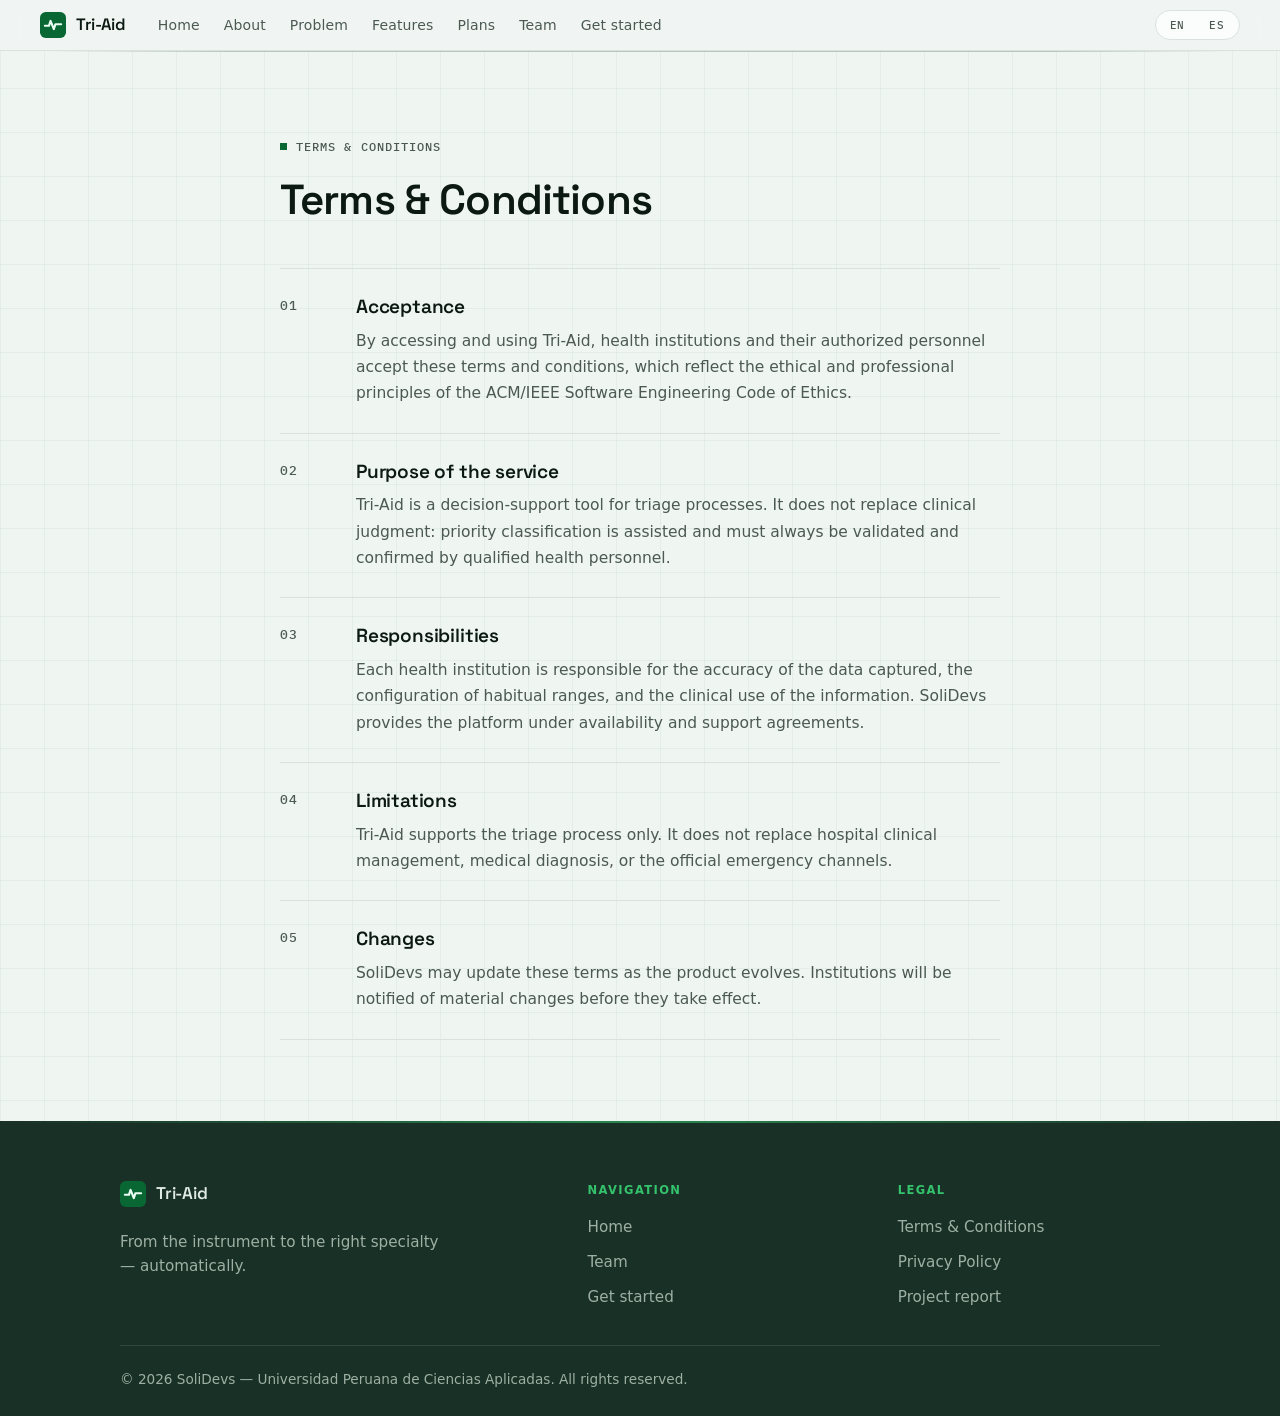
<file: terms.html>
<!doctype html>
<html lang="en-US">
<head>
  <meta charset="utf-8" />
  <meta name="viewport" content="width=device-width, initial-scale=1" />
  <title>Terms &amp; Conditions — Tri-Aid</title>
  <meta name="description" content="Tri-Aid — terms and conditions of use for health institutions." />
  <link rel="icon" href="data:image/svg+xml,%3Csvg xmlns='http://www.w3.org/2000/svg' viewBox='0 0 32 32'%3E%3Crect width='32' height='32' rx='7' fill='%231d6b4f'/%3E%3Cpath d='M6 17h5l2-6 4 10 2-6h7' stroke='%23eafff3' stroke-width='2.6' fill='none' stroke-linecap='round' stroke-linejoin='round'/%3E%3C/svg%3E" />
  <link rel="preconnect" href="https://fonts.googleapis.com" />
  <link rel="preconnect" href="https://fonts.gstatic.com" crossorigin />
  <link href="https://fonts.googleapis.com/css2?family=Space+Grotesk:wght@500;600;700&family=IBM+Plex+Mono:wght@400;500&display=swap" rel="stylesheet" />
  <link rel="stylesheet" href="css/styles.css" />
</head>
<body id="top">
  <a class="skip-link" href="#main" data-i18n="a11y.skip">Skip to content</a>

  <header class="site-nav" data-od-id="nav">
    <div class="nav-inner">
      <a class="brand" href="index.html" data-od-id="brand" aria-label="Tri-Aid — home">
        <svg class="brand-mark" viewBox="0 0 32 32" aria-hidden="true" focusable="false">
          <rect width="32" height="32" rx="7" class="brand-bg"></rect>
          <path d="M6 17h5l2-6 4 10 2-6h7" class="brand-pulse"></path>
        </svg>
        <span class="brand-name">Tri-Aid</span>
      </a>

      <nav class="nav-links" aria-label="Primary" data-od-id="nav-primary">
        <a href="index.html" data-i18n="nav.home">Home</a>
        <a href="index.html#about" data-i18n="nav.about">About</a>
        <a href="index.html#video" data-i18n="nav.problem">Problem</a>
        <a href="index.html#features" data-i18n="nav.features">Features</a>
        <a href="index.html#plans" data-i18n="nav.plans">Plans</a>
        <a href="index.html#team" data-i18n="nav.team">Team</a>
        <a href="index.html#contact" data-i18n="nav.contact">Get started</a>
      </nav>

      <div class="nav-actions">
        <div class="lang-toggle" role="group" aria-label="Language / Idioma">
          <button type="button" class="lang-btn" data-lang-btn="en" aria-pressed="true">EN</button>
          <button type="button" class="lang-btn" data-lang-btn="es" aria-pressed="false">ES</button>
        </div>
        <button type="button" class="nav-burger" aria-expanded="false" aria-controls="mobile-panel" data-i18n-aria="nav.menu" aria-label="Open menu">
          <span class="burger-box" aria-hidden="true"></span>
        </button>
      </div>
    </div>

    <div id="mobile-panel" class="mobile-panel">
      <nav class="mobile-links" aria-label="Mobile">
        <a href="index.html" data-i18n="nav.home">Home</a>
        <a href="index.html#about" data-i18n="nav.about">About</a>
        <a href="index.html#features" data-i18n="nav.features">Features</a>
        <a href="index.html#plans" data-i18n="nav.plans">Plans</a>
        <a href="index.html#team" data-i18n="nav.team">Team</a>
        <a href="index.html#contact" data-i18n="nav.contact">Get started</a>
      </nav>
    </div>
  </header>

  <main id="main">
    <section class="section terms-section" data-od-id="terms">
      <div class="container terms-wrap">
        <div class="section-head">
          <span class="eyebrow"><i class="eyebrow-dot" aria-hidden="true"></i><span data-i18n="footer.terms">Terms &amp; Conditions</span></span>
        </div>
        <h1 class="terms-title" data-i18n="terms.title" data-od-id="terms-title">Terms &amp; Conditions</h1>

        <ol class="terms-list">
          <li class="terms-clause" data-od-id="terms-clause-1">
            <span class="t-index" aria-hidden="true">01</span>
            <div class="t-body">
              <h2 data-i18n="t1.t">Acceptance</h2>
              <p data-i18n="t1.x">By accessing and using Tri-Aid, health institutions and their authorized personnel accept these terms and conditions, which reflect the ethical and professional principles of the ACM/IEEE Software Engineering Code of Ethics.</p>
            </div>
          </li>
          <li class="terms-clause" data-od-id="terms-clause-2">
            <span class="t-index" aria-hidden="true">02</span>
            <div class="t-body">
              <h2 data-i18n="t2.t">Purpose of the service</h2>
              <p data-i18n="t2.x">Tri-Aid is a decision-support tool for triage processes. It does not replace clinical judgment: priority classification is assisted and must always be validated and confirmed by qualified health personnel.</p>
            </div>
          </li>
          <li class="terms-clause" data-od-id="terms-clause-3">
            <span class="t-index" aria-hidden="true">03</span>
            <div class="t-body">
              <h2 data-i18n="t3.t">Responsibilities</h2>
              <p data-i18n="t3.x">Each health institution is responsible for the accuracy of the data captured, the configuration of habitual ranges, and the clinical use of the information. SoliDevs provides the platform under availability and support agreements.</p>
            </div>
          </li>
          <li class="terms-clause" data-od-id="terms-clause-4">
            <span class="t-index" aria-hidden="true">04</span>
            <div class="t-body">
              <h2 data-i18n="t4.t">Limitations</h2>
              <p data-i18n="t4.x">Tri-Aid supports the triage process only. It does not replace hospital clinical management, medical diagnosis, or the official emergency channels.</p>
            </div>
          </li>
          <li class="terms-clause" data-od-id="terms-clause-5">
            <span class="t-index" aria-hidden="true">05</span>
            <div class="t-body">
              <h2 data-i18n="t5.t">Changes</h2>
              <p data-i18n="t5.x">SoliDevs may update these terms as the product evolves. Institutions will be notified of material changes before they take effect.</p>
            </div>
          </li>
        </ol>
      </div>
    </section>
  </main>

  <footer class="site-footer footer2" data-od-id="footer">
    <div class="container">
      <div class="footer2-top">
        <div class="footer2-brand">
          <span class="footer-mark">
            <svg class="brand-mark" viewBox="0 0 32 32" aria-hidden="true" focusable="false">
              <rect width="32" height="32" rx="7" class="brand-bg"></rect>
              <path d="M6 17h5l2-6 4 10 2-6h7" class="brand-pulse"></path>
            </svg>
            <span class="brand-name">Tri-Aid</span>
          </span>
          <p class="footer2-tag" data-i18n="footer.tagline">From the instrument to the right specialty — automatically.</p>
        </div>
        <nav class="footer2-col" aria-label="Footer navigation" data-od-id="footer-links">
          <h4 data-i18n="footer.nav">Navigation</h4>
          <a href="index.html" data-i18n="nav.home">Home</a>
          <a href="index.html#team" data-i18n="nav.team">Team</a>
          <a href="index.html#contact" data-i18n="nav.contact">Get started</a>
        </nav>
        <nav class="footer2-col" aria-label="Legal">
          <h4 data-i18n="footer.legal">Legal</h4>
          <a href="terms.html" data-i18n="footer.terms">Terms &amp; Conditions</a>
          <a href="privacy.html" data-i18n="footer.privacy">Privacy Policy</a>
          <a href="https://github.com/upc-pre-1ASI0730-2620-8155-SoliDevs/project-report" target="_blank" rel="noopener noreferrer" data-i18n="footer.report">Project report</a>
        </nav>
      </div>
      <div class="footer2-bottom">
        <p class="footer-copy" data-i18n="footer.copy">© 2026 SoliDevs — Universidad Peruana de Ciencias Aplicadas. All rights reserved.</p>
      </div>
    </div>
  </footer>

  <script src="js/i18n.js"></script>
  <script src="js/main.js"></script>
</body>
</html>
</file>
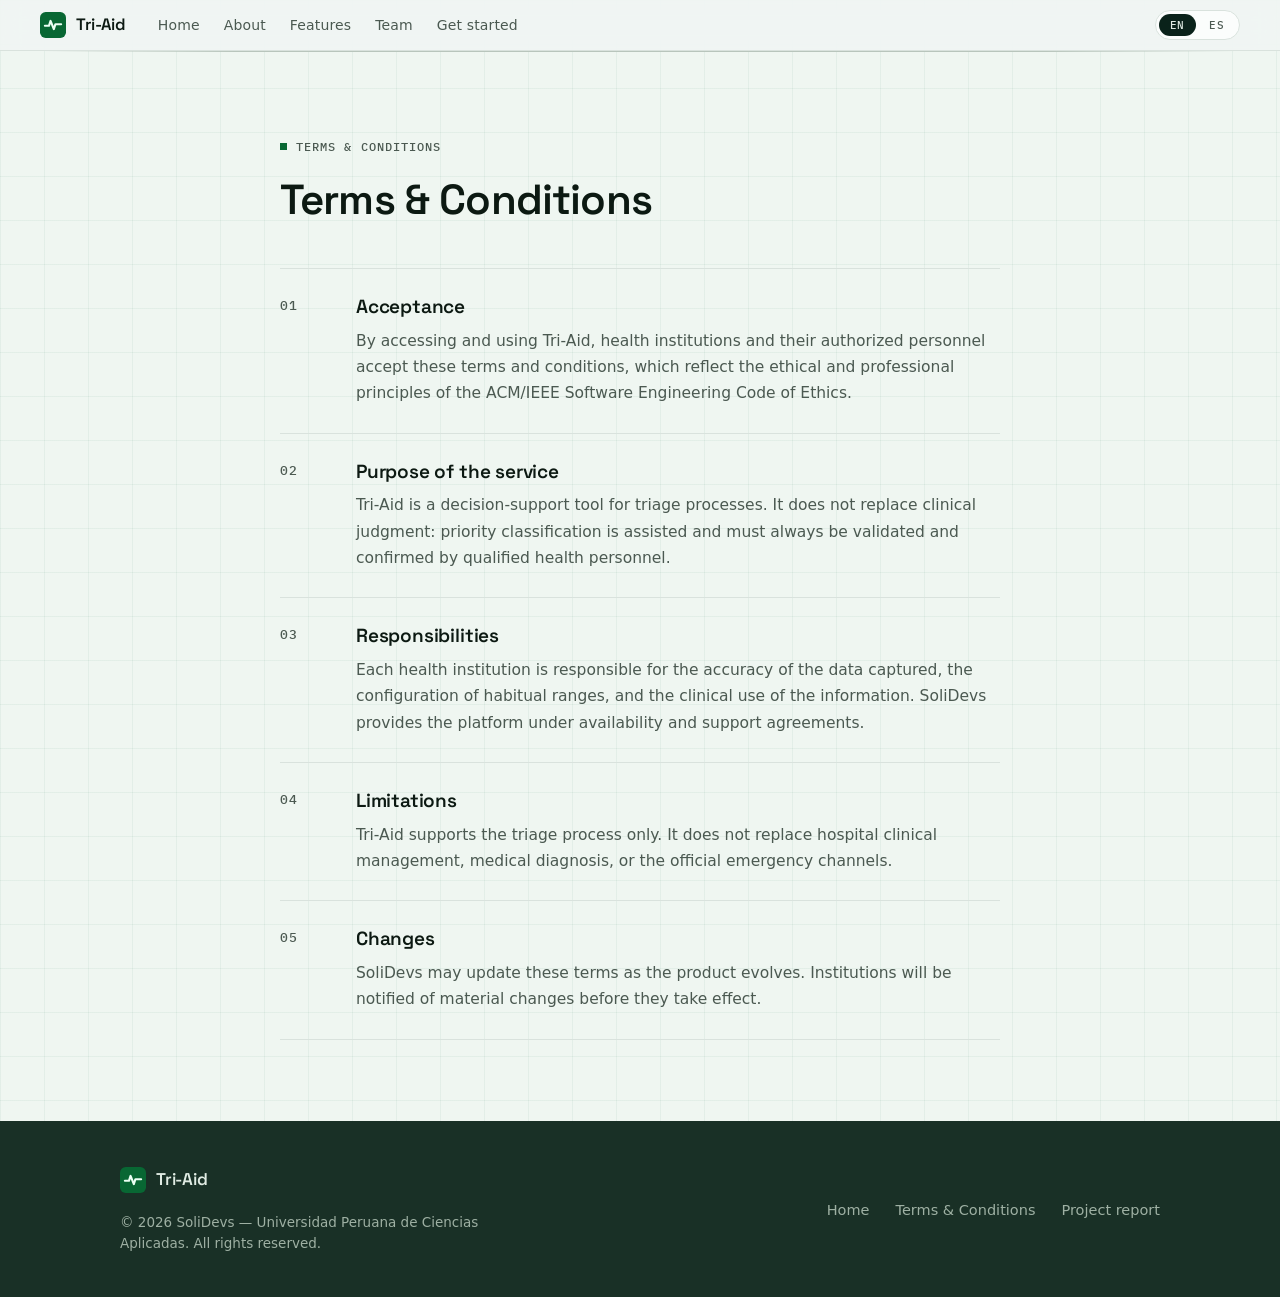
<file: landing-page-main/terms.html>
<!doctype html>
<html lang="en-US">
<head>
  <meta charset="utf-8" />
  <meta name="viewport" content="width=device-width, initial-scale=1" />
  <title>Terms &amp; Conditions — Tri-Aid</title>
  <meta name="description" content="Tri-Aid — terms and conditions of use for health institutions." />
  <link rel="icon" href="data:image/svg+xml,%3Csvg xmlns='http://www.w3.org/2000/svg' viewBox='0 0 32 32'%3E%3Crect width='32' height='32' rx='7' fill='%231d6b4f'/%3E%3Cpath d='M6 17h5l2-6 4 10 2-6h7' stroke='%23eafff3' stroke-width='2.6' fill='none' stroke-linecap='round' stroke-linejoin='round'/%3E%3C/svg%3E" />
  <link rel="preconnect" href="https://fonts.googleapis.com" />
  <link rel="preconnect" href="https://fonts.gstatic.com" crossorigin />
  <link href="https://fonts.googleapis.com/css2?family=Space+Grotesk:wght@500;600;700&family=IBM+Plex+Mono:wght@400;500&display=swap" rel="stylesheet" />
  <link rel="stylesheet" href="css/styles.css" />
</head>
<body id="top">
  <a class="skip-link" href="#main" data-i18n="a11y.skip">Skip to content</a>

  <header class="site-nav" data-od-id="nav">
    <div class="nav-inner">
      <a class="brand" href="index.html" data-od-id="brand" aria-label="Tri-Aid — home">
        <svg class="brand-mark" viewBox="0 0 32 32" aria-hidden="true" focusable="false">
          <rect width="32" height="32" rx="7" class="brand-bg"></rect>
          <path d="M6 17h5l2-6 4 10 2-6h7" class="brand-pulse"></path>
        </svg>
        <span class="brand-name">Tri-Aid</span>
      </a>

      <nav class="nav-links" aria-label="Primary" data-od-id="nav-primary">
        <a href="index.html" data-i18n="nav.home">Home</a>
        <a href="index.html#about" data-i18n="nav.about">About</a>
        <a href="index.html#features" data-i18n="nav.features">Features</a>
        <a href="index.html#team" data-i18n="nav.team">Team</a>
        <a href="index.html#contact" data-i18n="nav.contact">Contact</a>
      </nav>

      <div class="nav-actions">
        <div class="lang-toggle" role="group" aria-label="Language / Idioma">
          <button type="button" class="lang-btn" data-lang-btn="en" aria-pressed="true">EN</button>
          <button type="button" class="lang-btn" data-lang-btn="es" aria-pressed="false">ES</button>
        </div>
        <button type="button" class="nav-burger" aria-expanded="false" aria-controls="mobile-panel" data-i18n-aria="nav.menu" aria-label="Open menu">
          <span class="burger-box" aria-hidden="true"></span>
        </button>
      </div>
    </div>

    <div id="mobile-panel" class="mobile-panel">
      <nav class="mobile-links" aria-label="Mobile">
        <a href="index.html" data-i18n="nav.home">Home</a>
        <a href="index.html#about" data-i18n="nav.about">About</a>
        <a href="index.html#features" data-i18n="nav.features">Features</a>
        <a href="index.html#team" data-i18n="nav.team">Team</a>
        <a href="index.html#contact" data-i18n="nav.contact">Contact</a>
      </nav>
    </div>
  </header>

  <main id="main">
    <section class="section terms-section" data-od-id="terms">
      <div class="container terms-wrap">
        <div class="section-head">
          <span class="eyebrow"><i class="eyebrow-dot" aria-hidden="true"></i><span data-i18n="footer.terms">Terms &amp; Conditions</span></span>
        </div>
        <h1 class="terms-title" data-i18n="terms.title" data-od-id="terms-title">Terms &amp; Conditions</h1>

        <ol class="terms-list">
          <li class="terms-clause" data-od-id="terms-clause-1">
            <span class="t-index" aria-hidden="true">01</span>
            <div class="t-body">
              <h2 data-i18n="t1.t">Acceptance</h2>
              <p data-i18n="t1.x">By accessing and using Tri-Aid, health institutions and their authorized personnel accept these terms and conditions, which reflect the ethical and professional principles of the ACM/IEEE Software Engineering Code of Ethics.</p>
            </div>
          </li>
          <li class="terms-clause" data-od-id="terms-clause-2">
            <span class="t-index" aria-hidden="true">02</span>
            <div class="t-body">
              <h2 data-i18n="t2.t">Purpose of the service</h2>
              <p data-i18n="t2.x">Tri-Aid is a decision-support tool for triage processes. It does not replace clinical judgment: priority classification is assisted and must always be validated and confirmed by qualified health personnel.</p>
            </div>
          </li>
          <li class="terms-clause" data-od-id="terms-clause-3">
            <span class="t-index" aria-hidden="true">03</span>
            <div class="t-body">
              <h2 data-i18n="t3.t">Responsibilities</h2>
              <p data-i18n="t3.x">Each health institution is responsible for the accuracy of the data captured, the configuration of habitual ranges, and the clinical use of the information. SoliDevs provides the platform under availability and support agreements.</p>
            </div>
          </li>
          <li class="terms-clause" data-od-id="terms-clause-4">
            <span class="t-index" aria-hidden="true">04</span>
            <div class="t-body">
              <h2 data-i18n="t4.t">Limitations</h2>
              <p data-i18n="t4.x">Tri-Aid supports the triage process only. It does not replace hospital clinical management, medical diagnosis, or the official emergency channels.</p>
            </div>
          </li>
          <li class="terms-clause" data-od-id="terms-clause-5">
            <span class="t-index" aria-hidden="true">05</span>
            <div class="t-body">
              <h2 data-i18n="t5.t">Changes</h2>
              <p data-i18n="t5.x">SoliDevs may update these terms as the product evolves. Institutions will be notified of material changes before they take effect.</p>
            </div>
          </li>
        </ol>
      </div>
    </section>
  </main>

  <footer class="site-footer" data-od-id="footer">
    <div class="container footer-grid">
      <div class="footer-brand">
        <span class="footer-mark">
          <svg class="brand-mark" viewBox="0 0 32 32" aria-hidden="true" focusable="false">
            <rect width="32" height="32" rx="7" class="brand-bg"></rect>
            <path d="M6 17h5l2-6 4 10 2-6h7" class="brand-pulse"></path>
          </svg>
          <span class="brand-name">Tri-Aid</span>
        </span>
        <p class="footer-copy" data-i18n="footer.copy">© 2026 SoliDevs — Universidad Peruana de Ciencias Aplicadas. All rights reserved.</p>
      </div>
      <nav class="footer-links" aria-label="Footer" data-od-id="footer-links">
        <a href="index.html" data-i18n="nav.home">Home</a>
        <a href="terms.html" data-i18n="footer.terms">Terms &amp; Conditions</a>
        <a href="#" data-i18n="footer.report">Project report</a>
      </nav>
    </div>
  </footer>

  <script src="js/i18n.js"></script>
  <script src="js/main.js"></script>
</body>
</html>
</file>
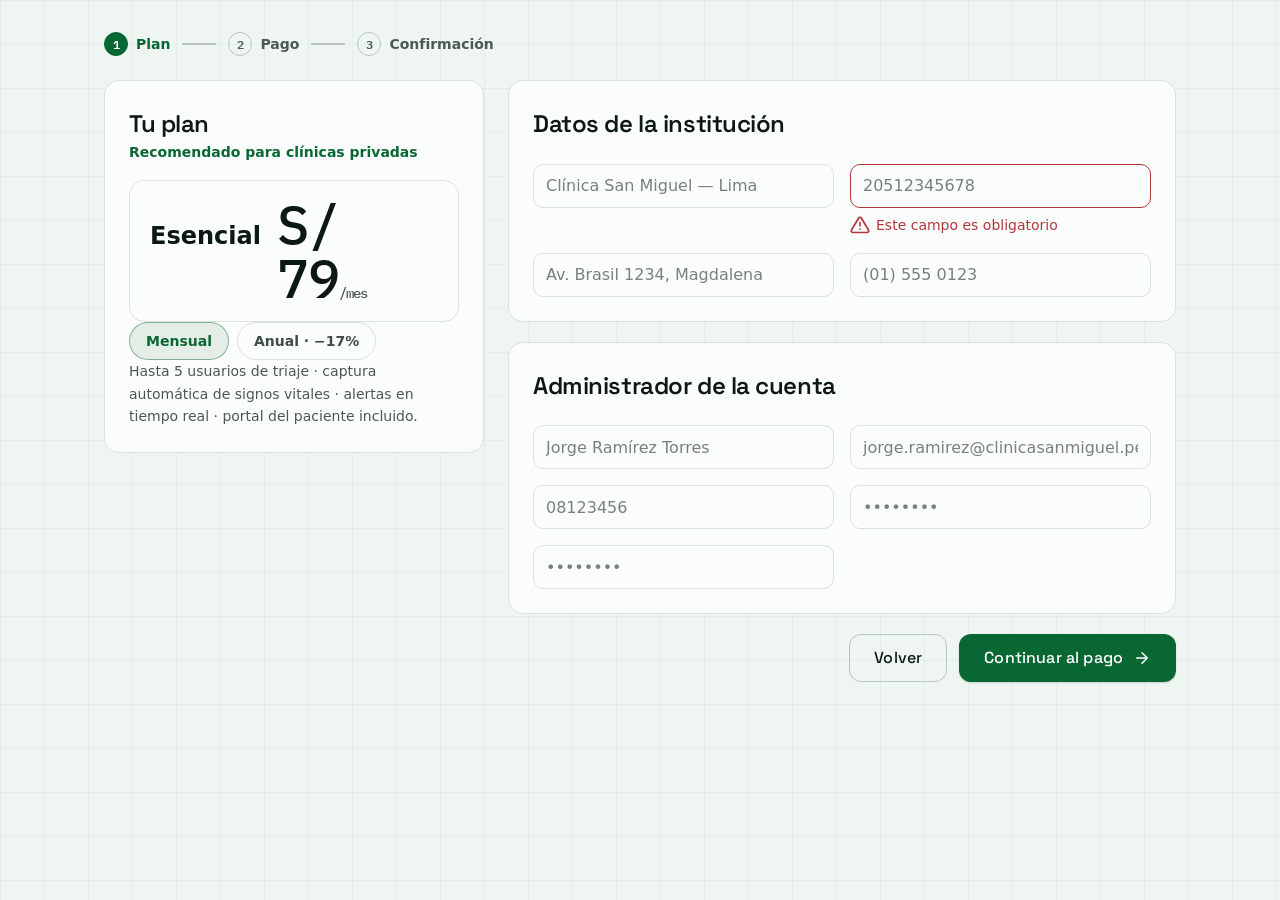
<file: landing-page-main/subscription/contratar-plan.html>
<!doctype html>
<html lang="es">
<head>
  <meta charset="utf-8" />
  <meta name="viewport" content="width=device-width, initial-scale=1" />
  <title>Contratar plan · Tri-Aid</title>
  <link rel="icon" href="data:image/svg+xml,%3Csvg xmlns='http://www.w3.org/2000/svg' viewBox='0 0 32 32'%3E%3Crect width='32' height='32' rx='7' fill='%231d6b4f'/%3E%3Cpath d='M6 17h5l2-6 4 10 2-6h7' stroke='%23eafff3' stroke-width='2.6' fill='none' stroke-linecap='round' stroke-linejoin='round'/%3E%3C/svg%3E" />
  <link rel="preconnect" href="https://fonts.googleapis.com" />
  <link rel="preconnect" href="https://fonts.gstatic.com" crossorigin />
  <link href="https://fonts.googleapis.com/css2?family=Space+Grotesk:wght@500;600;700&family=IBM+Plex+Mono:wght@400;500&display=swap" rel="stylesheet" />
  <link rel="stylesheet" href="css/tokens.css" />
  <link rel="stylesheet" href="css/wireframes.css" />
  <style>
    /* Indicador de pasos (D1-D3) */
    .steps { display: flex; align-items: center; gap: var(--space-3); margin-bottom: var(--space-6); }
    .steps .step { display: inline-flex; align-items: center; gap: var(--space-2); font: 600 var(--text-sm) var(--font-body); color: var(--muted); }
    .steps .step .n { width: 24px; height: 24px; border-radius: 50%; border: 1.5px solid var(--border-strong); display: grid; place-items: center; font: 600 var(--text-xs) var(--font-mono); }
    .steps .step.active { color: var(--accent-ink); }
    .steps .step.active .n { background: var(--accent-ink); border-color: var(--accent-ink); color: #fff; }
    .steps .step.done .n { background: var(--accent-soft); border-color: var(--accent-ink); color: var(--accent-ink); }
    .steps .sep { width: 34px; height: 1.5px; background: var(--border-strong); }
    .sub-wrap { max-width: var(--container); margin: 0 auto; padding: var(--space-8) var(--space-6) var(--space-12); }
    .plan-tag { font: 600 var(--text-sm) var(--font-body); color: var(--accent-ink); }
    .price { font: 500 var(--text-3xl)/1 var(--font-mono); letter-spacing: -0.02em; }
    .fld { margin-bottom: var(--space-4); }
</style>
  <script src="js/app.js" defer></script>
</head>
<body class="auth-body">

  <div class="sub-wrap">
    <div class="steps"><span class="step active"><span class="n">1</span>Plan</span><span class="sep"></span><span class="step "><span class="n">2</span>Pago</span><span class="sep"></span><span class="step "><span class="n">3</span>Confirmación</span></div>
    <div style="display:grid;grid-template-columns:minmax(300px,380px) 1fr;gap:var(--space-6);align-items:start">
      <section class="panel" style="position:sticky;top:var(--space-6)" data-od-id="resumen-plan">
        <div class="panel-head"><div><h2>Tu plan</h2><p class="plan-tag">Recomendado para clínicas privadas</p></div></div>
        <div class="card-row" style="align-items:baseline">
          <b style="font-size:var(--text-xl)">Esencial</b>
          <span class="price">S/ 79<small style="font-size:var(--text-sm);color:var(--muted)">/mes</small></span>
        </div>
        <div class="toolbar" style="gap:var(--space-2)">
          <button class="fchip active" type="button">Mensual</button>
          <button class="fchip" type="button">Anual · −17%</button>
        </div>
        <p class="hint">Hasta 5 usuarios de triaje · captura automática de signos vitales · alertas en tiempo real · portal del paciente incluido.</p>
      </section>
      <section style="display:grid;gap:var(--space-5)" data-od-id="form-contratacion">
        <div class="panel">
          <div class="panel-head"><div><h2>Datos de la institución</h2></div></div>
          <div class="form-grid">
            <div class="field"><label class="sr" for="inst-nombre">Nombre de la institución</label><input type="text" placeholder="Clínica San Miguel — Lima"></div>
            <div class="field invalid"><label class="sr" for="inst-ruc">RUC</label><input type="text" placeholder="20512345678"><p class="err" style="display:flex"><svg class="ic"><use href="#i-alert"/></svg>Este campo es obligatorio</p></div>
            <div class="field"><label class="sr" for="inst-dir">Dirección</label><input type="text" placeholder="Av. Brasil 1234, Magdalena"></div>
            <div class="field"><label class="sr" for="inst-tel">Teléfono</label><input type="text" placeholder="(01) 555 0123"></div>
          </div>
        </div>
        <div class="panel">
          <div class="panel-head"><div><h2>Administrador de la cuenta</h2></div></div>
          <div class="form-grid">
            <div class="field"><label class="sr" for="adm-nombre">Nombre completo</label><input type="text" placeholder="Jorge Ramírez Torres"></div>
            <div class="field"><label class="sr" for="adm-mail">Correo institucional</label><input type="text" placeholder="jorge.ramirez@clinicasanmiguel.pe"></div>
            <div class="field"><label class="sr" for="adm-dni">DNI</label><input type="text" placeholder="08123456"></div>
            <div class="field"><label class="sr" for="adm-pass">Contraseña (mín. 8 caracteres)</label><input type="password" placeholder="••••••••"></div>
            <div class="field"><label class="sr" for="adm-pass2">Confirmar contraseña</label><input type="password" placeholder="••••••••"></div>
          </div>
        </div>
        <div class="actions-row">
          <a class="btn btn-ghost" href="../index.html">Volver</a>
          <a class="btn btn-primary" href="d2-pago.html">Continuar al pago<svg class="ic"><use href="#i-arr-r"/></svg></a>
        </div>
      </section>
    </div>
  </div>

</body>
</html>
</file>
<file: landing-page-main/css/styles.css>
/* ============================================================
   Tri-Aid — Landing AV1 · SoliDevs
   Design system: clinical "monitor paper" surface, deep green
   ink, single ECG-green accent, Space Grotesk / system / Plex Mono.
   ============================================================ */

/* ---------- Tokens ---------- */
:root {
  /* surfaces */
  --bg:            #EFF6F1;
  --surface:       #FBFDFC;
  --surface-sunk:  #E7F0EA;
  --ink-panel:     #0A221A;
  --ink-deep:      #193026;

  /* text */
  --fg:            #0C1912;
  --muted:         #4B5951;
  --fg-on-dark:    #E0EBE3;
  --muted-on-dark: #9EB0A3;

  /* lines */
  --border:        #D9E2DD;
  --border-strong: #B8C5BC;
  --line-on-dark-btn: rgba(234, 255, 243, 0.28);
  /* Single page-wide chart-paper grid (body). One grid, one phase —
     never layer a second same-pitch grid on top of it. */
  --grid-page:     rgba(29, 107, 79, 0.058);
  --pulse-on-ink:  #eafff3;

  /* accent — ECG green */
  --accent:        #35C26D;   /* trace on dark, fills */
  --accent-ink:    #086733;  /* text-safe / buttons */
  --accent-soft:   #D3F1D9;

  /* semantic — triage scale (used sparingly) */
  --info:          #58A7DC;

  /* type */
  --font-display: 'Space Grotesk', 'Avenir Next', -apple-system, BlinkMacSystemFont, 'Segoe UI', system-ui, sans-serif;
  --font-body:    -apple-system, BlinkMacSystemFont, 'SF Pro Text', 'Segoe UI', system-ui, sans-serif;
  --font-mono:    'IBM Plex Mono', ui-monospace, 'SF Mono', Menlo, Consolas, monospace;

  /* motion */
  --ease-out: cubic-bezier(0.23, 1, 0.32, 1);

  /* layout */
  --container: 1120px;
  --nav-h: 50px;
}

/* ---------- Reset-lite ---------- */
*, *::before, *::after { box-sizing: border-box; margin: 0; padding: 0; }

html {
  scroll-behavior: smooth;
  scroll-padding-top: calc(var(--nav-h) + 18px);
}

body {
  font: 400 16.5px/1.62 var(--font-body);
  background-color: var(--bg);
  background-image:
    linear-gradient(to right, var(--grid-page) 1px, transparent 1px),
    linear-gradient(to bottom, var(--grid-page) 1px, transparent 1px);
  background-size: 44px 44px;
  color: var(--fg);
  -webkit-font-smoothing: antialiased;
  -moz-osx-font-smoothing: grayscale;
  text-rendering: optimizeLegibility;
}

body.nav-locked { overflow: hidden; }

img, svg { display: block; max-width: 100%; }
a { color: inherit; text-decoration: none; }
ul, ol { list-style: none; }

::selection { background: var(--accent-soft); color: var(--fg); }

:focus-visible {
  outline: 2px solid var(--accent-ink);
  outline-offset: 3px;
  border-radius: 4px;
}

/* ---------- Utilities ---------- */
.container {
  max-width: var(--container);
  margin-inline: auto;
  padding-inline: clamp(20px, 5vw, 40px);
}

.btn {
  display: inline-flex;
  align-items: center;
  justify-content: center;
  gap: 10px;
  min-height: 50px;
  padding: 0 26px;
  border-radius: 12px;
  border: 1px solid transparent;
  font: 500 16px/1 var(--font-display);
  letter-spacing: 0.01em;
  cursor: pointer;
  transition: transform 200ms var(--ease-out), background-color 200ms var(--ease-out),
              border-color 200ms var(--ease-out), box-shadow 200ms var(--ease-out),
              color 200ms var(--ease-out);
}

.btn-primary {
  background: var(--accent-ink);
  color: #fff;
  box-shadow: 0 1px 2px rgba(16, 46, 36, 0.18);
}
.btn-primary:hover {
  background: #005124;
  transform: translateY(-1px);
  box-shadow: 0 6px 18px rgba(16, 46, 36, 0.16);
}
.btn-primary:active { transform: translateY(0); }

.btn-ghost {
  background: transparent;
  color: var(--fg);
  border-color: var(--border-strong);
}
.btn-ghost:hover {
  background: var(--surface-sunk);
  transform: translateY(-1px);
}

/* ---------- Skip link ---------- */
.skip-link {
  position: fixed;
  top: 10px;
  left: 10px;
  z-index: 200;
  padding: 10px 18px;
  background: var(--ink-panel);
  color: var(--fg-on-dark);
  border-radius: 10px;
  font: 500 14px/1 var(--font-body);
  transform: translateY(-160%);
  transition: transform 140ms var(--ease-out);
}
.skip-link:focus { transform: translateY(0); outline-offset: 2px; }

/* ---------- Nav ---------- */
.site-nav {
  position: sticky;
  top: 0;
  z-index: 100;
  background: rgba(240, 246, 243, 0.9);
  backdrop-filter: blur(12px);
  -webkit-backdrop-filter: blur(12px);
  border-bottom: 1px solid var(--border);
}

.nav-inner {
  padding-inline: clamp(20px, 5vw, 40px);
  height: var(--nav-h);
  display: flex;
  align-items: center;
  justify-content: flex-start;
  gap: 32px;
}

.brand {
  display: inline-flex;
  align-items: center;
  gap: 10px;
  flex-shrink: 0;
}

.brand-mark { width: 26px; height: 26px; }
.brand-bg { fill: var(--accent-ink); }
.brand-pulse {
  fill: none;
  stroke: var(--pulse-on-ink);
  stroke-width: 2.6;
  stroke-linecap: round;
  stroke-linejoin: round;
}
.brand-name {
  font: 600 16.5px/1 var(--font-display);
  letter-spacing: -0.01em;
}

.nav-links {
  display: flex;
  align-items: center;
  gap: 24px;
}
.nav-links a {
  font: 500 14px/1 var(--font-body);
  color: var(--muted);
  letter-spacing: 0.01em;
  transition: color 200ms var(--ease-out);
}
.nav-links a:hover { color: var(--fg); }

.nav-actions {
  display: flex;
  align-items: center;
  gap: 12px;
  margin-left: auto;
}

.lang-toggle {
  display: flex;
  align-items: center;
  gap: 2px;
  padding: 3px;
  border: 1px solid var(--border);
  border-radius: 999px;
  background: var(--surface);
}
.lang-btn {
  appearance: none;
  border: 0;
  background: transparent;
  color: var(--muted);
  font: 500 10.5px/1 var(--font-mono);
  letter-spacing: 0.08em;
  text-transform: uppercase;
  padding: 6px 11px;
  border-radius: 999px;
  cursor: pointer;
  transition: background-color 200ms var(--ease-out), color 200ms var(--ease-out);
}
.lang-btn:hover { color: var(--fg); }
.lang-btn.is-active {
  background: var(--ink-panel);
  color: var(--fg-on-dark);
}

.btn-nav {
  display: inline-flex;
  align-items: center;
  justify-content: center;
  height: 34px;
  padding: 0 17px;
  border-radius: 999px;
  font: 510 13.5px/1 var(--font-body);
  letter-spacing: 0.02em;
  cursor: pointer;
  transition: background-color 200ms var(--ease-out), border-color 200ms var(--ease-out),
              color 200ms var(--ease-out), transform 200ms var(--ease-out),
              box-shadow 200ms var(--ease-out);
}

.nav-burger {
  display: none;
  appearance: none;
  border: 1px solid var(--border);
  background: var(--surface);
  border-radius: 10px;
  width: 38px;
  height: 38px;
  cursor: pointer;
  position: relative;
}
.nav-burger::after {
  content: "";
  position: absolute;
  inset: -6px;
}
.burger-box, .burger-box::before, .burger-box::after {
  content: "";
  position: absolute;
  left: 50%;
  width: 18px;
  height: 1.8px;
  background: var(--fg);
  border-radius: 2px;
  transform: translateX(-50%);
  transition: transform 200ms var(--ease-out), opacity 140ms var(--ease-out), top 200ms var(--ease-out);
}
.burger-box { top: 50%; margin-top: -0.9px; }
.burger-box::before { top: -6px; }
.burger-box::after { top: 6px; }
.nav-burger.is-open .burger-box { background: transparent; }
.nav-burger.is-open .burger-box::before { top: 0; transform: translateX(-50%) rotate(45deg); }
.nav-burger.is-open .burger-box::after { top: 0; transform: translateX(-50%) rotate(-45deg); }

.mobile-panel {
  display: none;
  visibility: hidden;
  opacity: 0;
  transform: translateY(-8px);
  transition: opacity 140ms var(--ease-out), transform 140ms var(--ease-out), visibility 140ms;
  border-bottom: 1px solid var(--border);
  background: var(--surface);
}
.mobile-panel.is-open { visibility: visible; opacity: 1; transform: none; }
.mobile-links { display: grid; }
.mobile-links a {
  padding: 13px clamp(20px, 5vw, 40px);
  font: 500 15.5px/1 var(--font-body);
  color: var(--fg);
  border-top: 1px solid var(--border);
}
.mobile-links a:hover { background: var(--surface-sunk); }

/* ---------- Hero ---------- */
.hero {
  position: relative;
  overflow: hidden;
  padding-block: clamp(56px, 9vh, 96px) clamp(52px, 7vh, 84px);
}

/* Hero paper grid: intentionally NOT re-declared here. The body already
   paints the single 44px chart-paper grid; a second same-pitch layer from
   the hero's own origin sat ~6px out of phase (sticky-nav offset) and drew
   every vertical line twice — the "double-lined squares" artifact. */

.hero-grid {
  position: relative;
  display: grid;
  grid-template-columns: 1.04fr 0.96fr;
  align-items: center;
  gap: clamp(40px, 6vw, 72px);
}

.hero-title {
  font: 600 clamp(38px, 5vw, 61px)/1.06 var(--font-display);
  letter-spacing: -0.022em;
  text-wrap: balance;
  max-width: 18ch;
}

.hero-text {
  margin-top: 22px;
  font-size: clamp(16px, 1.5vw, 17.5px);
  line-height: 1.66;
  color: var(--muted);
  max-width: 54ch;
}

.hero-ctas {
  margin-top: 34px;
  display: flex;
  flex-wrap: wrap;
  gap: 14px;
}

/* ---------- Hero heartbeat ----------
   One green heart beating over the chart paper — the product promise
   in a single image: the pulse, alive and watched. Pure CSS motion
   (an icon animation, not a data stream): a lub-dub squeeze at ~64 bpm,
   a glow that breathes with it, and a ripple ring on each thump. */
.heartbeat {
  display: grid;
  place-items: center;
  min-height: 430px;
}
.heart-wrap {
  position: relative;
  width: clamp(232px, 23vw, 320px);
  aspect-ratio: 1;
  display: grid;
  place-items: center;
}

/* — the heart — */
.heart-shape {
  width: 84%;
  height: auto;
  overflow: visible;
  transform-origin: 50% 46%;
  animation: heart-beat 0.94s infinite;
  filter: drop-shadow(0 16px 26px rgba(8, 103, 51, 0.38));
}
.heart-grad-a { stop-color: var(--accent); }
.heart-grad-b { stop-color: var(--accent-ink); }

/* — the glow breathing behind it — */
.heart-glow {
  position: absolute;
  inset: -16%;
  border-radius: 50%;
  opacity: 0.5;
  background: radial-gradient(
    circle,
    rgba(53, 194, 109, 0.24) 0%,
    rgba(53, 194, 109, 0.10) 46%,
    transparent 72%
  );
  animation: heart-glow 0.94s infinite;
}

/* — a ripple on each thump — */
.heart-ring {
  position: absolute;
  inset: 2%;
  border-radius: 50%;
  border: 1.5px solid rgba(53, 194, 109, 0.55);
  opacity: 0;
  animation: heart-ripple 0.94s infinite;
}
.ring-b { animation-delay: 0.28s; }

/* lub-dub: two squeezes per cycle, like a real heartbeat (~64 bpm) */
@keyframes heart-beat {
  0%        { transform: scale(1); }
  10%, 12%  { transform: scale(1.13); }
  22%       { transform: scale(1.01); }
  32%, 34%  { transform: scale(1.09); }
  46%, 100% { transform: scale(1); }
}
@keyframes heart-glow {
  0%        { opacity: 0.4; transform: scale(1); }
  10%, 12%  { opacity: 0.75; transform: scale(1.05); }
  32%, 34%  { opacity: 0.6; transform: scale(1.03); }
  46%, 100% { opacity: 0.4; transform: scale(1); }
}
@keyframes heart-ripple {
  0%, 9%    { transform: scale(1); opacity: 0; }
  12%       { opacity: 0.5; }
  58%, 100% { transform: scale(1.5); opacity: 0; }
}

/* ---------- Section shell ---------- */
.section {
  padding-block: clamp(72px, 11vh, 118px);
  position: relative;
}

/* ---------- Section dividers ----------
   A single fading hairline at each section boundary — quiet, no motif.
   The old tick ruler and the PQRST rhythm strip are both gone. */
.section::before {
  content: "";
  position: absolute;
  top: 0;
  left: clamp(20px, 4vw, 44px);
  right: clamp(20px, 4vw, 44px);
  height: 1px;
  background: linear-gradient(90deg,
    transparent,
    var(--border-strong) 16%,
    var(--border-strong) 84%,
    transparent);
}


.section-sunk {
  background: var(--surface-sunk);
}


.section-head { margin-bottom: 18px; }

.eyebrow {
  display: inline-flex;
  align-items: center;
  gap: 9px;
  font: 500 12px/1 var(--font-mono);
  letter-spacing: 0.09em;
  text-transform: uppercase;
  color: var(--muted);
}
.eyebrow-dot {
  width: 7px;
  height: 7px;
  background: var(--accent-ink);
  flex-shrink: 0;
}

.section-title {
  font: 600 clamp(27px, 3.4vw, 40px)/1.14 var(--font-display);
  letter-spacing: -0.018em;
  text-wrap: balance;
  max-width: 24ch;
}

/* ---------- About ---------- */
.about-cols {
  margin-top: clamp(28px, 4vh, 44px);
  display: grid;
  grid-template-columns: 1fr 1fr;
  gap: clamp(28px, 4vw, 56px);
  max-width: 940px;
}

.about-cols p {
  font-size: 16.5px;
  line-height: 1.72;
  color: var(--muted);
}
.about-cols p + p, .about-cols p:last-child {
  padding-left: clamp(28px, 4vw, 56px);
  border-left: 1px solid var(--border-strong);
  color: var(--fg);
}

/* ---------- Features ---------- */
.feature-grid {
  margin-top: clamp(34px, 5vh, 54px);
  display: grid;
  grid-template-columns: repeat(6, 1fr);
  gap: 14px;
}

.feature-card {
  grid-column: span 2;
  background: var(--surface);
  border: 1px solid var(--border);
  border-radius: 15px;
  padding: 26px 24px 24px;
  display: grid;
  gap: 12px;
  align-content: start;
  transition: transform 200ms var(--ease-out), border-color 200ms var(--ease-out),
              box-shadow 200ms var(--ease-out);
}
.feature-card:nth-child(4),
.feature-card:nth-child(5) { grid-column: span 3; }

.feature-card:hover {
  transform: translateY(-3px);
  border-color: var(--border-strong);
  box-shadow: 0 14px 34px -18px rgba(16, 46, 36, 0.22);
}

.f-index {
  font: 500 12px/1 var(--font-mono);
  letter-spacing: 0.08em;
  color: var(--muted);
}

.f-icon {
  width: 27px;
  height: 27px;
  color: var(--fg);
}

.feature-card h3 {
  font: 600 18.5px/1.25 var(--font-display);
  letter-spacing: -0.01em;
}

.feature-card p {
  font-size: 15.5px;
  line-height: 1.62;
  color: var(--muted);
}

/* stagger for reveal */
.feature-card:nth-child(2) { transition-delay: 60ms; }
.feature-card:nth-child(3) { transition-delay: 120ms; }
.feature-card:nth-child(4) { transition-delay: 80ms; }
.feature-card:nth-child(5) { transition-delay: 140ms; }

/* ---------- Team ---------- */
.team-grid {
  list-style: none;
  display: grid;
  grid-template-columns: repeat(5, 1fr);
  gap: 14px;
  margin-top: 36px;
}
.member-card {
  background: var(--surface);
  border: 1px solid var(--border);
  border-radius: 15px;
  padding: 22px 18px 20px;
  display: grid;
  gap: 9px;
  justify-items: start;
  align-content: start;
}
.member-avatar {
  display: grid;
  place-items: center;
  width: 44px;
  height: 44px;
  border-radius: 12px;
  background: var(--accent-soft);
  color: var(--accent-ink);
  font: 500 13.5px/1 var(--font-mono);
  letter-spacing: 0.05em;
  margin-bottom: 4px;
}
.member-card h3 {
  font: 600 15.5px/1.3 var(--font-display);
  letter-spacing: -0.005em;
}
.member-card:nth-child(2) { transition-delay: 60ms; }
.member-card:nth-child(3) { transition-delay: 120ms; }
.member-card:nth-child(4) { transition-delay: 180ms; }
.member-card:nth-child(5) { transition-delay: 240ms; }

/* ---------- Contact ---------- */
.contact-wrap {
  display: grid;
  justify-items: start;
  gap: 18px;
}

.contact-wrap .section-title { max-width: 20ch; }

.contact-text {
  color: var(--muted);
  font-size: 17px;
  line-height: 1.66;
  max-width: 52ch;
}

.contact-wrap .btn-primary { margin-top: 10px; }

/* ---------- Footer (deepest ink layer — the instrument base) ----------
   The only dark slab at the end of the page: every section above it is
   paper, so the light→ink seam IS the divider. */
.site-footer {
  padding-block: 46px 42px;
  background: var(--ink-deep);
  color: var(--fg-on-dark);
}

.footer-grid {
  display: flex;
  align-items: center;
  justify-content: space-between;
  gap: 28px;
  flex-wrap: wrap;
}

.footer-mark {
  display: inline-flex;
  align-items: center;
  gap: 10px;
}
.footer-mark .brand-mark { width: 26px; height: 26px; }
.footer-mark .brand-name { font-size: 17px; }

.footer-copy {
  margin-top: 10px;
  font-size: 13.5px;
  color: var(--muted-on-dark);
  max-width: 46ch;
}

.site-footer .brand-name {
  color: var(--fg-on-dark);
}

.site-footer .brand-bg {
  fill: var(--accent-ink);
}

.site-footer .brand-pulse {
  stroke: var(--pulse-on-ink);
}

.footer-links {
  display: flex;
  align-items: center;
  gap: 26px;
  flex-wrap: wrap;
}
.footer-links a {
  font-size: 14.5px;
  color: var(--muted-on-dark);
  text-decoration: underline;
  text-decoration-color: transparent;
  text-underline-offset: 4px;
  transition: color 200ms var(--ease-out), text-decoration-color 200ms var(--ease-out);
}
.footer-links a:hover {
  color: var(--fg-on-dark);
  text-decoration-color: var(--line-on-dark-btn);
}

/* ---------- Terms ---------- */
.terms-section { padding-block: clamp(56px, 9vh, 96px); }

.terms-wrap { max-width: 800px; }

.terms-title {
  font: 600 clamp(30px, 4vw, 42px)/1.1 var(--font-display);
  letter-spacing: -0.02em;
}

.terms-list { margin-top: clamp(30px, 5vh, 48px); }

.terms-clause {
  display: grid;
  grid-template-columns: 58px 1fr;
  gap: 6px 18px;
  padding-block: 26px;
  border-top: 1px solid var(--border);
}
.terms-clause:last-child { border-bottom: 1px solid var(--border); }

.t-index {
  font: 500 13px/1.7 var(--font-mono);
  letter-spacing: 0.08em;
  color: var(--muted);
}

.terms-clause h2 {
  font: 600 19px/1.3 var(--font-display);
  letter-spacing: -0.01em;
  margin-bottom: 8px;
}

.terms-clause p {
  font-size: 15.5px;
  line-height: 1.7;
  color: var(--muted);
  max-width: 64ch;
}

/* ---------- Reveal ---------- */
.reveal {
  opacity: 0;
  transform: translateY(14px);
  transition: opacity 420ms var(--ease-out), transform 420ms var(--ease-out);
}
.reveal.in { opacity: 1; transform: none; }

/* ---------- Responsive ---------- */
/* Tablet (641–1024px): el hero mantiene 2 columnas — el corazón queda a la
   derecha del copy. El colapso a 1 columna pasa recién en móvil (≤640px). */
@media (max-width: 1024px) {
  .hero-grid { gap: clamp(32px, 5vw, 56px); }
  .heartbeat { min-height: 390px; }
}

@media (max-width: 900px) {
  .nav-links { display: none; }
  .nav-burger { display: block; }
  /* Dropdown: absoluto bajo la barra para que cerrado no ocupe layout
     (antes sumaba ~290px fantasma y el nav medía 340px en tablet/móvil). */
  .mobile-panel {
    display: block;
    position: absolute;
    top: 100%;
    left: 0;
    right: 0;
    max-height: calc(100dvh - var(--nav-h));
    overflow: auto;
    box-shadow: 0 18px 40px rgba(12, 25, 18, 0.14);
  }
  .team-grid { grid-template-columns: repeat(3, 1fr); }

  .feature-card,
  .feature-card:nth-child(4),
  .feature-card:nth-child(5) { grid-column: span 3; }

  .about-cols { grid-template-columns: 1fr; }
  .about-cols p + p,
  .about-cols p:last-child {
    padding-left: 0;
    border-left: 0;
    border-top: 1px solid var(--border-strong);
    padding-top: 26px;
  }

}

@media (max-width: 640px) {
  .hero { padding-top: 40px; }
  .hero-grid { grid-template-columns: 1fr; gap: 44px; }
  .hero-title { max-width: 18ch; }
  .hero-ctas { flex-direction: column; align-items: stretch; }
  .hero-ctas .btn { width: 100%; }

  .nav-inner { gap: 14px; }
  .team-grid { grid-template-columns: repeat(2, 1fr); }

  .hero-grid { display: grid; grid-template-columns: 1fr auto; column-gap: 14px; align-items: center; }
  .hero-copy { display: contents; }
  .hero-title { grid-column: 1 / -1; grid-row: 1; font-size: clamp(30px, 8.4vw, 38px); max-width: none; }
  .hero-text { grid-column: 1; grid-row: 2; margin-top: 14px; }
  .hero-ctas { grid-column: 1 / -1; grid-row: 3; margin-top: 20px; display: flex; flex-direction: row; flex-wrap: wrap; gap: 10px; }
  .hero-ctas .btn { width: auto; flex: 1 1 160px; }
  .heartbeat { grid-column: 2; grid-row: 2; align-self: center; justify-self: end; width: clamp(116px, 34vw, 150px); aspect-ratio: 1; min-height: 0; padding: 0; }
  .heart-wrap { width: 100%; }

  .feature-card,
  .feature-card:nth-child(4),
  .feature-card:nth-child(5) { grid-column: span 6; }

  .terms-clause { grid-template-columns: 1fr; gap: 4px; }

  .footer-grid { flex-direction: column; align-items: flex-start; }

}

/* ---------- Reduced motion ---------- */
@media (prefers-reduced-motion: reduce) {
  html { scroll-behavior: auto; }
  .reveal { opacity: 1; transform: none; transition: none; }
  .heart-shape, .heart-glow, .heart-ring { animation: none; }
  .btn, .feature-card, .member-card, .btn-nav, .nav-links a, .footer-links a { transition: none; }
}

/* ================= PLANS (suscripción) ================= */
.plans-sub { color: var(--ink-deep, #193026); opacity: .75; max-width: 640px; margin: 0 auto 42px; text-align: center; }
.plans-grid { display: grid; grid-template-columns: repeat(3, 1fr); gap: 20px; align-items: stretch; }
.plan-card { position: relative; display: flex; flex-direction: column; gap: 10px; background: var(--surface); border: 1px solid var(--border); border-radius: 16px; padding: 28px 24px; transition: transform .25s ease, box-shadow .25s ease; }
.plan-card:hover { transform: translateY(-6px); box-shadow: 0 14px 34px rgba(10, 34, 26, .12); }
.plan-card.plan-featured { border: 2px solid var(--accent-ink); }
.plan-badge { position: absolute; top: -13px; right: 20px; background: var(--accent-ink); color: #fff; font: 700 .72rem/1 var(--font-display, Arial); letter-spacing: .8px; text-transform: uppercase; padding: 6px 12px; border-radius: 999px; }
.plan-card h3 { font-size: 1.15rem; color: var(--ink-panel); }
.plan-for { color: var(--ink-deep); opacity: .7; font-size: .9rem; min-height: 2.4em; }
.plan-price { font: 500 2.4rem/1 var(--font-mono, monospace); letter-spacing: -1px; color: var(--accent-ink); }
.plan-price span { font-size: .95rem; font-weight: 400; letter-spacing: 0; color: var(--ink-deep); opacity: .65; }
.plan-features { list-style: none; display: grid; gap: 8px; margin: 10px 0 22px; }
.plan-features li { font-size: .92rem; color: var(--ink-deep); padding-left: 22px; position: relative; }
.plan-features li::before { content: "✓"; position: absolute; left: 0; color: var(--accent-ink); font-weight: 700; }
.plan-cta { margin-top: auto; }
.plans-note { text-align: center; color: var(--ink-deep); opacity: .6; font-size: .85rem; margin-top: 22px; }
@media (max-width: 900px) { .plans-grid { grid-template-columns: 1fr; } }

/* Video placeholder */
.video-frame {
  display: grid;
  place-items: center;
  max-width: 880px;
  margin-top: 28px;
  aspect-ratio: 16 / 9;
  padding: 24px;
  border-radius: 18px;
  background: var(--ink-panel);
  border: 1px solid var(--ink-deep);
  color: var(--fg-on-dark);
  text-align: center;
}
.video-frame svg { display: block; width: 64px; height: 64px; color: var(--accent); margin: 0 auto 14px; }
.video-frame p { max-width: 46ch; margin: 0 auto; color: var(--muted-on-dark); }

/* Video section layout */
.video-layout {
  display: grid;
  grid-template-columns: repeat(auto-fit, minmax(300px, 1fr));
  gap: 28px;
  margin-top: 28px;
  align-items: start;
}
.problem-card {
  padding: 26px;
  border-radius: 16px;
  background: var(--surface);
  border: 1px solid var(--border);
}
.problem-card svg { width: 28px; height: 28px; color: var(--accent-ink); margin-bottom: 12px; }
.problem-card h3 { font-family: var(--font-display); margin: 0 0 8px; color: var(--fg); }
.problem-card p { margin: 0; color: var(--muted); }
.video-card {
  padding: 28px;
  border-radius: 18px;
  background: var(--ink-deep);
  color: var(--fg-on-dark);
}
.video-card h3 { font-family: var(--font-display); margin: 0 0 16px; color: var(--fg-on-dark); }
.check-list { list-style: none; margin: 0 0 22px; padding: 0; display: grid; gap: 10px; }
.check-list li { display: flex; gap: 10px; align-items: flex-start; color: var(--fg-on-dark); }
.check-list svg { flex: none; width: 20px; height: 20px; margin-top: 2px; color: var(--accent); }
.video-card .video-frame { max-width: none; margin-top: 0; background: var(--ink-panel); }

/* Stats band */
.stats-band { background: var(--ink-panel); color: var(--fg-on-dark); padding: 56px 0; }
.stats-grid { display: grid; grid-template-columns: repeat(auto-fit, minmax(180px, 1fr)); gap: 32px; text-align: center; }
.stat-num { display: block; font-family: var(--font-display); font-size: clamp(2rem, 5vw, 3rem); font-weight: 700; color: var(--fg-on-dark); }
.stat-label { display: block; margin-top: 6px; font-size: 0.8rem; letter-spacing: 0.08em; text-transform: uppercase; color: var(--muted-on-dark); }

/* Video section polish */
.video-layout { align-items: stretch; gap: 32px; }
.problem-card { background: #fff; box-shadow: 0 10px 30px rgba(10, 40, 25, 0.08); }
.video-card { background: linear-gradient(145deg, var(--accent-ink), var(--ink-deep)); box-shadow: 0 18px 44px rgba(10, 40, 25, 0.25); }
.video-card h3 { font-size: 1.5rem; }
.video-link { position: relative; display: block; aspect-ratio: 16 / 9; border-radius: 12px; overflow: hidden; text-decoration: none; color: var(--fg-on-dark); background: linear-gradient(160deg, var(--ink-panel), var(--ink-deep)); border: 1px solid rgba(255, 255, 255, 0.12); transition: transform .25s ease, box-shadow .25s ease; }
.video-link:hover, .video-link:focus-visible { transform: translateY(-3px); box-shadow: 0 16px 36px rgba(0, 0, 0, 0.35); }
.video-link__play { position: absolute; top: 42%; left: 50%; transform: translate(-50%, -50%); width: 76px; height: 76px; border-radius: 50%; display: grid; place-items: center; background: rgba(255, 255, 255, 0.14); border: 2px solid var(--accent); transition: transform .25s ease, background .25s ease; }
.video-link__play::after { content: ""; position: absolute; inset: -2px; border-radius: 50%; border: 2px solid var(--accent); animation: play-pulse 2.2s ease-out infinite; }
.video-link__play svg { width: 32px; height: 32px; margin-left: 4px; color: #fff; }
.video-link:hover .video-link__play { transform: translate(-50%, -50%) scale(1.08); background: rgba(255, 255, 255, 0.22); }
.video-link__text { position: absolute; left: 0; right: 0; bottom: 18px; margin: 0; padding: 0 20px; text-align: center; font-size: 0.85rem; color: var(--muted-on-dark); }
@keyframes play-pulse { 0% { transform: scale(1); opacity: .7; } 100% { transform: scale(1.6); opacity: 0; } }
@media (prefers-reduced-motion: reduce) { .video-link__play::after { animation: none; } .video-link { transition: none; } }
/* Stats band polish */
.stats-band { background: linear-gradient(135deg, var(--accent-ink), var(--ink-deep)); }
.stat-num { font-variant-numeric: tabular-nums; text-shadow: 0 2px 12px rgba(0, 0, 0, 0.25); }
/* Video section v3 */
.video-left { display: flex; flex-direction: column; gap: 28px; }
.video-left .problem-card { flex: 1 1 auto; display: flex; flex-direction: column; justify-content: center; padding: 34px; }
.problem-card svg { width: 36px; height: 36px; margin-bottom: 16px; }
.problem-card h3 { font-size: 1.4rem; margin-bottom: 12px; }
.problem-card p { font-size: 1.05rem; line-height: 1.75; }
.quote { margin: 0; padding: 6px 0 6px 22px; border-left: 4px solid var(--accent); }
.quote p { margin: 0; font-size: 1.15rem; line-height: 1.6; font-style: italic; color: var(--fg); }
.quote cite { display: block; margin-top: 12px; font-style: normal; font-weight: 600; font-size: 0.85rem; color: var(--accent-ink); }

/* YouTube-style placeholder */
.video-link { background: radial-gradient(circle at 50% 40%, #2b2b2b, #0b0b0b); border-color: rgba(255, 255, 255, 0.08); }
.video-link__play { top: 50%; width: 68px; height: 48px; border-radius: 14px; border: 0; background: #f00; }
.video-link__play::after { display: none; animation: none; }
.video-link__play svg { width: 24px; height: 24px; margin-left: 2px; color: #fff; }
.video-link:hover .video-link__play { background: #cc0000; transform: translate(-50%, -50%) scale(1.06); }

/* Stats band v3 */
.stats-band { padding: 72px 0; }
.stats-grid { gap: 0; }
.stats-grid > div { padding: 8px 24px; }
.stats-grid > div + div { border-left: 1px solid rgba(255, 255, 255, 0.14); }
.stat-num { font-size: clamp(2.6rem, 6vw, 4rem); line-height: 1.1; }
.stat-num small { margin-left: 6px; font-size: 0.4em; font-weight: 600; color: var(--accent); }
.stat-label { max-width: 190px; margin: 12px auto 0; line-height: 1.45; }
@media (max-width: 700px) { .stats-grid { gap: 28px; } .stats-grid > div + div { border-left: 0; } }
/* Quote polish */
.quote p, .quote cite { font-family: inherit; }
.quote cite { margin-top: 16px; letter-spacing: 0.02em; }
/* Compact problem card */
.video-left { align-self: center; }
.video-left .problem-card { flex: 0 0 auto; display: block; padding: 24px; }
.problem-card svg { width: 26px; height: 26px; margin-bottom: 10px; }
.problem-card h3 { font-size: 1.15rem; margin-bottom: 8px; }
.problem-card p { font-size: 0.95rem; line-height: 1.6; }
.video-card h3 { margin-bottom: 10px; }
.video-desc { margin: 0 0 18px; font-size: 0.98rem; line-height: 1.6; color: var(--muted-on-dark); }
/* Tighter video section */
.video-left { align-self: stretch; justify-content: space-between; gap: 20px; }
.video-card { padding: 24px; }
.video-card .video-link { aspect-ratio: 21 / 9; }
.video-desc { color: rgba(255, 255, 255, 0.82); }
.check-list { margin-bottom: 18px; }
section:has(.video-layout) { padding-top: 64px; padding-bottom: 64px; }
.video-layout { margin-top: 20px; }
.stats-band { padding: 52px 0; }
/* Quote right under the problem card */
.video-left { align-self: start; justify-content: flex-start; gap: 24px; }
/* Taller, better proportioned green card */
.video-card { display: flex; flex-direction: column; padding: 34px; }
.video-card h3 { font-size: 1.7rem; margin-bottom: 14px; }
.video-desc { margin-bottom: 24px; font-size: 1rem; line-height: 1.7; }
.check-list { gap: 16px; margin-bottom: 30px; }
.check-list li { font-size: 1.02rem; }
.video-card .video-link { aspect-ratio: 16 / 9; margin-top: auto; }
/* Balance video section height */
.video-card { padding: 28px; }
.video-card h3 { font-size: 1.5rem; margin-bottom: 10px; }
.video-desc { margin-bottom: 18px; line-height: 1.6; }
.check-list { gap: 12px; margin-bottom: 22px; }
.video-card .video-link { aspect-ratio: 2 / 1; }
.video-left .problem-card { padding: 28px; }
.quote p { font-size: 1.25rem; }
@media (min-width: 900px) { .video-left { align-self: center; } }
/* Team v2 */
#team .section-head { display: flex; justify-content: center; }
#team .section-title { text-align: center; }
.team-sub { max-width: 560px; margin: 12px auto 44px; text-align: center; color: var(--muted); line-height: 1.6; }
.team-grid { display: grid; grid-template-columns: repeat(4, 1fr); gap: 24px; margin-top: 0; padding: 0; list-style: none; }
.member-card { text-align: center; padding: 30px 20px 26px; background: #fff; border-radius: 16px; box-shadow: 0 10px 30px rgba(10, 40, 25, 0.08); }
.member-card:hover { box-shadow: 0 16px 38px rgba(10, 40, 25, 0.16); }
.member-avatar { display: grid; place-items: center; width: 76px; height: 76px; margin: 0 auto 16px; border-radius: 50%; border: 3px solid var(--accent); font-size: 1.15rem; font-weight: 700; box-shadow: 0 6px 16px rgba(10, 40, 25, 0.12); }
.member-card h3 { margin: 0 0 6px; font-size: 1rem; line-height: 1.3; color: var(--accent-ink); }
.member-github { display: inline-block; font-size: 0.85rem; font-weight: 600; letter-spacing: 0.04em; color: var(--muted); text-decoration: none; }
.member-github:hover { color: var(--accent-ink); text-decoration: underline; }
.team-video-row { display: grid; grid-template-columns: 1.05fr 0.95fr; gap: clamp(28px, 5vw, 56px); align-items: center; margin-top: 48px; }
.team-video { width: 100%; max-width: 560px; }
.team-video-copy .eyebrow { margin-bottom: 10px; }
.team-video-copy h3 { margin: 0 0 12px; font-family: var(--font-display); font-size: clamp(1.5rem, 3vw, 2rem); line-height: 1.2; color: var(--fg); }
.team-video-copy p { margin: 0; font-size: 0.95rem; line-height: 1.65; color: var(--muted); }
@media (max-width: 800px) { .team-video-row { grid-template-columns: 1fr; gap: 22px; } .team-video { margin: 0 auto; } }
.team-video .video-link { border-radius: 14px; box-shadow: 0 18px 44px rgba(10, 40, 25, 0.25); }
@media (max-width: 900px) { .team-grid { grid-template-columns: repeat(2, 1fr); } }
@media (max-width: 480px) { .team-grid { grid-template-columns: 1fr; } }
/* Team v3 */
.team-section { padding-top: 64px; padding-bottom: 64px; }
.team-head { max-width: 640px; margin: 0 auto 36px; text-align: center; }
.team-title { margin: 12px 0 10px; font-family: var(--font-display); font-size: clamp(1.9rem, 4vw, 2.6rem); line-height: 1.15; color: var(--fg); text-align: center; }
.team-sub { max-width: 520px; margin: 0 auto; color: var(--muted); line-height: 1.6; text-align: center; }
.team2-grid { list-style: none; margin: 0; padding: 0; display: grid; grid-template-columns: repeat(4, 1fr); gap: 20px; }
.team2-card { display: flex; flex-direction: column; align-items: center; text-align: center; padding: 26px 20px 22px; background: #fff; border: 1px solid var(--border); border-radius: 16px; box-shadow: 0 10px 30px rgba(10, 40, 25, 0.08); transition: transform .25s ease, box-shadow .25s ease; }
.team2-card:hover { transform: translateY(-4px); box-shadow: 0 16px 38px rgba(10, 40, 25, 0.16); }
.team2-avatar { display: grid; place-items: center; width: 68px; height: 68px; margin-bottom: 14px; border-radius: 50%; border: 3px solid var(--accent); background: linear-gradient(145deg, var(--accent-ink), var(--ink-deep)); color: #fff; font-family: var(--font-display); font-size: 1.05rem; font-weight: 700; }
.team2-card h3 { margin: 0 0 6px; font-family: var(--font-display); font-size: 1.02rem; line-height: 1.3; color: var(--fg); }
.team2-role { margin-bottom: 10px; font-size: 0.72rem; font-weight: 700; letter-spacing: 0.08em; text-transform: uppercase; color: var(--accent-ink); }
.team2-card p { margin: 0 0 16px; font-size: 0.88rem; line-height: 1.55; color: var(--muted); }
.team2-github { margin-top: auto; display: inline-flex; align-items: center; gap: 6px; padding: 6px 12px; border-radius: 999px; border: 1px solid var(--border); font-size: 0.82rem; font-weight: 600; color: var(--fg); text-decoration: none; transition: background .2s ease, color .2s ease; }
.team2-github svg { width: 16px; height: 16px; }
.team2-github:hover { background: var(--accent-ink); border-color: var(--accent-ink); color: #fff; }
.team-video { max-width: 420px; margin: 36px auto 0; }
.team-video .video-link { border-radius: 12px; box-shadow: 0 14px 34px rgba(10, 40, 25, 0.22); }
@media (max-width: 900px) { .team2-grid { grid-template-columns: repeat(2, 1fr); } }
@media (max-width: 480px) { .team2-grid { grid-template-columns: 1fr; } }
/* Team motion: ECG trace, ring draw, curtain reveal */
@property --ring { syntax: '<angle>'; inherits: false; initial-value: 360deg; }
.team2-card { position: relative; padding-bottom: 40px; clip-path: inset(-40px round 16px); transition: opacity .3s ease, border-color .3s ease, box-shadow .3s ease, clip-path .8s cubic-bezier(.7, 0, .2, 1) calc(var(--i, 0) * 140ms); }
.team2-card:hover { transform: none; border-color: var(--accent); box-shadow: 0 14px 34px rgba(10, 40, 25, 0.14); }
.team2-grid:hover .team2-card:not(:hover) { opacity: .55; }
.team2-card::after { content: ""; position: absolute; left: 20px; right: 20px; bottom: 10px; height: 22px; pointer-events: none; background: url("data:image/svg+xml,%3Csvg xmlns='http://www.w3.org/2000/svg' viewBox='0 0 200 30' preserveAspectRatio='none'%3E%3Cpath d='M0 15H62l6-1 6-11 8 24 8-18 6 6h40l5-3 5 3h54' fill='none' stroke='%2334c26f' stroke-width='2' stroke-linejoin='round' stroke-linecap='round' vector-effect='non-scaling-stroke'/%3E%3C/svg%3E") center / 100% 100% no-repeat; clip-path: inset(0 100% 0 0); transition: clip-path .9s ease; }
.team2-card:hover::after { clip-path: inset(0 0 0 0); }
.team2-avatar { position: relative; border: 0; box-shadow: 0 6px 16px rgba(10, 40, 25, 0.12); }
.team2-avatar::before { content: ""; position: absolute; inset: -3px; border-radius: 50%; background: conic-gradient(var(--accent) var(--ring), transparent 0); -webkit-mask: radial-gradient(farthest-side, transparent calc(100% - 3px), #000 calc(100% - 3px)); mask: radial-gradient(farthest-side, transparent calc(100% - 3px), #000 calc(100% - 3px)); }
@keyframes team-beat { 0%, 100% { transform: scale(1); } 15% { transform: scale(1.1); } 30% { transform: scale(1); } 45% { transform: scale(1.07); } 60% { transform: scale(1); } }
.team2-card:hover .team2-avatar { animation: team-beat 1.1s ease-in-out; }
.team-anim .team2-card:not(.is-in) { clip-path: inset(100% -40px -40px -40px round 16px); opacity: 0; }
.team-anim .team2-card:not(.is-in) .team2-avatar::before { --ring: 0deg; }
.team-anim .team2-avatar::before { transition: --ring 1s ease calc(var(--i, 0) * 140ms + 500ms); }
@media (prefers-reduced-motion: reduce) { .team2-card::after { transition: none; } .team2-card:hover .team2-avatar { animation: none; } }
/* CTA panel */
.cta-section { padding-top: 40px; padding-bottom: 80px; }
.cta-panel { position: relative; overflow: hidden; isolation: isolate; text-align: center; padding: 84px 40px; border-radius: 28px; background: radial-gradient(120% 140% at 50% 0%, var(--accent-ink) 0%, var(--ink-deep) 62%); box-shadow: 0 30px 70px rgba(10, 40, 25, 0.28); }
.cta-panel::before { content: ""; position: absolute; inset: 0; z-index: -1; background-image: linear-gradient(rgba(255, 255, 255, 0.05) 1px, transparent 1px), linear-gradient(90deg, rgba(255, 255, 255, 0.05) 1px, transparent 1px); background-size: 36px 36px; -webkit-mask-image: radial-gradient(circle at 50% 50%, #000, transparent 75%); mask-image: radial-gradient(circle at 50% 50%, #000, transparent 75%); }
.cta-ecg { position: absolute; left: 0; top: 50%; width: 100%; height: 120px; transform: translateY(-50%); z-index: -1; color: var(--accent); opacity: 0.4; }
.cta-title { max-width: 20ch; margin: 0 auto 16px; font-family: var(--font-display); font-size: clamp(2rem, 4.6vw, 3.1rem); line-height: 1.12; color: #fff; }
.cta-text { max-width: 46ch; margin: 0 auto 34px; font-size: 1.05rem; line-height: 1.7; color: rgba(255, 255, 255, 0.8); }
.cta-btn { display: inline-flex; align-items: center; gap: 12px; padding: 16px 30px; border-radius: 14px; background: var(--accent); color: var(--ink-deep); font-weight: 700; font-size: 1.02rem; text-decoration: none; animation: cta-beat 2.6s ease-out infinite; transition: background .2s ease; }
.cta-btn svg { width: 20px; height: 20px; transition: transform .25s ease; }
.cta-btn:hover { background: #fff; animation: none; }
.cta-btn:hover svg { transform: translateX(6px); }
@keyframes cta-beat {
  0% { box-shadow: 0 0 0 0 color-mix(in srgb, var(--accent) 55%, transparent); }
  20% { box-shadow: 0 0 0 16px transparent; }
  30% { box-shadow: 0 0 0 0 color-mix(in srgb, var(--accent) 40%, transparent); }
  50% { box-shadow: 0 0 0 16px transparent; }
  100% { box-shadow: 0 0 0 0 transparent; }
}
.cta-anim .cta-ecg { clip-path: inset(0 100% 0 0); transition: clip-path 2.2s cubic-bezier(.6, 0, .2, 1); }
.cta-anim .cta-panel.is-in .cta-ecg { clip-path: inset(0 0 0 0); }
.cta-anim .cta-title, .cta-anim .cta-text { transition: opacity .7s ease, transform .7s ease; }
.cta-anim .cta-btn { transition: opacity .7s ease 1.4s, transform .7s ease 1.4s, background .2s ease; }
.cta-anim .cta-title { transition-delay: .9s; }
.cta-anim .cta-text { transition-delay: 1.15s; }
.cta-anim .cta-panel:not(.is-in) .cta-title, .cta-anim .cta-panel:not(.is-in) .cta-text, .cta-anim .cta-panel:not(.is-in) .cta-btn { opacity: 0; transform: translateY(16px); }
@media (max-width: 700px) { .cta-panel { padding: 56px 22px; } .cta-ecg { height: 80px; } }
@media (prefers-reduced-motion: reduce) { .cta-btn { animation: none; } }
/* Footer v2 */
.footer2 { position: relative; padding: 60px 0 26px; }
.footer2::before { content: ""; position: absolute; top: 0; left: 0; right: 0; height: 2px; background: linear-gradient(90deg, transparent, var(--accent), transparent); opacity: 0.6; }
.footer2-top { display: grid; grid-template-columns: 1.6fr 1fr 1fr; gap: 48px; padding-bottom: 36px; border-bottom: 1px solid rgba(255, 255, 255, 0.1); }
.footer2-tag { max-width: 34ch; margin: 14px 0 0; font-size: 0.95rem; line-height: 1.6; color: var(--muted-on-dark); }
.footer2-col { display: flex; flex-direction: column; gap: 10px; }
.footer2-col h4 { margin: 0 0 6px; font-size: 0.72rem; font-weight: 700; letter-spacing: 0.12em; text-transform: uppercase; color: var(--accent); }
.footer2-col a { width: fit-content; font-size: 0.95rem; color: var(--muted-on-dark); text-decoration: none; background: linear-gradient(currentColor, currentColor) 0 100% / 0 1px no-repeat; transition: background-size .3s ease, color .2s ease; }
.footer2-col a:hover { color: var(--fg-on-dark); background-size: 100% 1px; }
.footer2-bottom { display: flex; align-items: center; justify-content: space-between; flex-wrap: wrap; gap: 16px; padding-top: 22px; }
.footer2 .footer-copy { max-width: none; margin: 0; font-size: 0.85rem; color: var(--muted-on-dark); }
.footer2-top-link { font-size: 0.85rem; color: var(--muted-on-dark); text-decoration: none; transition: color .2s ease; }
.footer2-top-link:hover { color: var(--accent); }
@media (max-width: 720px) { .footer2-top { grid-template-columns: 1fr 1fr; gap: 32px; } .footer2-brand { grid-column: 1 / -1; } }
/* CTA button v2 (static, no animation) */
.cta-btn { gap: 16px; padding: 8px 8px 8px 30px; border-radius: 999px; background: #fff; color: var(--ink-deep); font-size: 1.02rem; font-weight: 700; letter-spacing: 0.01em; box-shadow: 0 10px 24px rgba(0, 0, 0, 0.28); }
.cta-btn svg { width: 40px; height: 40px; padding: 10px; border-radius: 50%; background: var(--accent-ink); color: #fff; }
.cta-btn:hover { background: #eafaf0; }
.cta-btn:focus-visible { outline: 3px solid var(--accent); outline-offset: 3px; }
.cta-anim .cta-btn, .cta-btn { animation: none; transition: none; }
.cta-btn:hover svg { transform: none; }
.cta-anim .cta-panel:not(.is-in) .cta-btn { opacity: 1; transform: none; }
/* CTA layout tweak: line between title and text, button reveal only */
.cta-panel { display: flex; flex-direction: column; align-items: center; padding: 68px 40px 84px; }
.cta-title { order: 1; margin: 0 auto; }
.cta-ecg { order: 2; position: relative; top: auto; left: auto; transform: none; flex: none; align-self: center; width: calc(100% + 80px); height: 44px; margin: 0; }
.cta-text { order: 3; margin: 0 auto 34px; }
.cta-btn { order: 4; }
.cta-anim .cta-btn { transition: opacity .7s ease 1.4s, transform .7s ease 1.4s; }
.cta-anim .cta-panel:not(.is-in) .cta-btn { opacity: 0; transform: translateY(16px); }
.cta-btn:hover { background: #fff; }
@media (max-width: 700px) { .cta-panel { padding: 48px 22px 56px; } .cta-ecg { width: calc(100% + 44px); height: 32px; } }
/* Team photo avatar */
.team2-avatar { overflow: hidden; }
.team2-avatar img { position: absolute; inset: 0; width: 100%; height: 100%; border-radius: 50%; object-fit: cover; }
/* Bigger team avatars */
.team2-avatar { width: 96px; height: 96px; margin-bottom: 18px; font-size: 1.4rem; }
.team2-avatar img { object-position: center 25%; }
/* Photo avatar: show each member's real photo */
.team2-avatar:has(img) { background: #fff; }
/* CTA ECG: continuous monitor scroll */
.cta-ecg { --ecg-w: 320px; opacity: 0.6; background: url("data:image/svg+xml,%3Csvg xmlns='http://www.w3.org/2000/svg' width='320' height='44' viewBox='0 0 320 44'%3E%3Cpath d='M0 26H105q8-8 16 0H150l5 4 7-26 8 36 6-14H196q14-12 28 0H320' fill='none' stroke='%2334c26f' stroke-width='2' stroke-linejoin='round' stroke-linecap='round'/%3E%3C/svg%3E") repeat-x 0 50% / var(--ecg-w) auto; -webkit-mask-image: linear-gradient(90deg, transparent, #000 14%, #000 86%, transparent); mask-image: linear-gradient(90deg, transparent, #000 14%, #000 86%, transparent); animation: cta-ecg-run 4.5s linear infinite; }
.cta-ecg path { display: none; }
@keyframes cta-ecg-run { from { background-position-x: 0; } to { background-position-x: calc(var(--ecg-w) * -1); } }
@media (max-width: 700px) { .cta-ecg { --ecg-w: 240px; } }
@media (prefers-reduced-motion: reduce) { .cta-ecg { animation: none; } }
</file>
<file: css/styles.css>
/* ============================================================
   Tri-Aid — Landing AV1 · SoliDevs
   Design system: clinical "monitor paper" surface, deep green
   ink, single ECG-green accent, Space Grotesk / system / Plex Mono.
   ============================================================ */

/* ---------- Tokens ---------- */
:root {
  /* surfaces */
  --bg:            #EFF6F1;
  --surface:       #FBFDFC;
  --surface-sunk:  #E7F0EA;
  --ink-panel:     #0A221A;
  --ink-deep:      #193026;

  /* text */
  --fg:            #0C1912;
  --muted:         #4B5951;
  --fg-on-dark:    #E0EBE3;
  --muted-on-dark: #9EB0A3;

  /* lines */
  --border:        #D9E2DD;
  --border-strong: #B8C5BC;
  --line-on-dark-btn: rgba(234, 255, 243, 0.28);
  /* Single page-wide chart-paper grid (body). One grid, one phase —
     never layer a second same-pitch grid on top of it. */
  --grid-page:     rgba(29, 107, 79, 0.058);
  --pulse-on-ink:  #eafff3;

  /* accent — ECG green */
  --accent:        #35C26D;   /* trace on dark, fills */
  --accent-ink:    #086733;  /* text-safe / buttons */
  --accent-soft:   #D3F1D9;

  /* semantic — triage scale (used sparingly) */
  --info:          #58A7DC;

  /* type */
  --font-display: 'Space Grotesk', 'Avenir Next', -apple-system, BlinkMacSystemFont, 'Segoe UI', system-ui, sans-serif;
  --font-body:    -apple-system, BlinkMacSystemFont, 'SF Pro Text', 'Segoe UI', system-ui, sans-serif;
  --font-mono:    'IBM Plex Mono', ui-monospace, 'SF Mono', Menlo, Consolas, monospace;

  /* motion */
  --ease-out: cubic-bezier(0.23, 1, 0.32, 1);

  /* layout */
  --container: 1120px;
  --nav-h: 50px;
}

/* ---------- Reset-lite ---------- */
*, *::before, *::after { box-sizing: border-box; margin: 0; padding: 0; }

html {
  scroll-behavior: smooth;
  scroll-padding-top: calc(var(--nav-h) + 18px);
}

body {
  font: 400 16.5px/1.62 var(--font-body);
  background-color: var(--bg);
  background-image:
    linear-gradient(to right, var(--grid-page) 1px, transparent 1px),
    linear-gradient(to bottom, var(--grid-page) 1px, transparent 1px);
  background-size: 44px 44px;
  color: var(--fg);
  -webkit-font-smoothing: antialiased;
  -moz-osx-font-smoothing: grayscale;
  text-rendering: optimizeLegibility;
}

body.nav-locked { overflow: hidden; }

img, svg { display: block; max-width: 100%; }
a { color: inherit; text-decoration: none; }
ul, ol { list-style: none; }

::selection { background: var(--accent-soft); color: var(--fg); }

:focus-visible {
  outline: 2px solid var(--accent-ink);
  outline-offset: 3px;
  border-radius: 4px;
}

/* ---------- Utilities ---------- */
.container {
  max-width: var(--container);
  margin-inline: auto;
  padding-inline: clamp(20px, 5vw, 40px);
}

.btn {
  display: inline-flex;
  align-items: center;
  justify-content: center;
  gap: 10px;
  min-height: 50px;
  padding: 0 26px;
  border-radius: 12px;
  border: 1px solid transparent;
  font: 500 16px/1 var(--font-display);
  letter-spacing: 0.01em;
  cursor: pointer;
  transition: transform 200ms var(--ease-out), background-color 200ms var(--ease-out),
              border-color 200ms var(--ease-out), box-shadow 200ms var(--ease-out),
              color 200ms var(--ease-out);
}

.btn-primary {
  background: var(--accent-ink);
  color: #fff;
  box-shadow: 0 1px 2px rgba(16, 46, 36, 0.18);
}
.btn-primary:hover {
  background: #005124;
  transform: translateY(-1px);
  box-shadow: 0 6px 18px rgba(16, 46, 36, 0.16);
}
.btn-primary:active { transform: translateY(0); }

.btn-ghost {
  background: transparent;
  color: var(--fg);
  border-color: var(--border-strong);
}
.btn-ghost:hover {
  background: var(--surface-sunk);
  transform: translateY(-1px);
}

/* ---------- Skip link ---------- */
.skip-link {
  position: fixed;
  top: 10px;
  left: 10px;
  z-index: 200;
  padding: 10px 18px;
  background: var(--ink-panel);
  color: var(--fg-on-dark);
  border-radius: 10px;
  font: 500 14px/1 var(--font-body);
  transform: translateY(-160%);
  transition: transform 140ms var(--ease-out);
}
.skip-link:focus { transform: translateY(0); outline-offset: 2px; }

/* ---------- Nav ---------- */
.site-nav {
  position: sticky;
  top: 0;
  z-index: 100;
  background: rgba(240, 246, 243, 0.9);
  backdrop-filter: blur(12px);
  -webkit-backdrop-filter: blur(12px);
  border-bottom: 1px solid var(--border);
}

.nav-inner {
  padding-inline: clamp(20px, 5vw, 40px);
  height: var(--nav-h);
  display: flex;
  align-items: center;
  justify-content: flex-start;
  gap: 32px;
}

.brand {
  display: inline-flex;
  align-items: center;
  gap: 10px;
  flex-shrink: 0;
}

.brand-mark { width: 26px; height: 26px; }
.brand-bg { fill: var(--accent-ink); }
.brand-pulse {
  fill: none;
  stroke: var(--pulse-on-ink);
  stroke-width: 2.6;
  stroke-linecap: round;
  stroke-linejoin: round;
}
.brand-name {
  font: 600 16.5px/1 var(--font-display);
  letter-spacing: -0.01em;
}

.nav-links {
  display: flex;
  align-items: center;
  gap: 24px;
}
.nav-links a {
  font: 500 14px/1 var(--font-body);
  color: var(--muted);
  letter-spacing: 0.01em;
  transition: color 200ms var(--ease-out);
}
.nav-links a:hover { color: var(--fg); }

.nav-actions {
  display: flex;
  align-items: center;
  gap: 12px;
  margin-left: auto;
}

.lang-toggle {
  display: flex;
  align-items: center;
  gap: 2px;
  padding: 3px;
  border: 1px solid var(--border);
  border-radius: 999px;
  background: var(--surface);
}
.lang-btn {
  appearance: none;
  border: 0;
  background: transparent;
  color: var(--muted);
  font: 500 10.5px/1 var(--font-mono);
  letter-spacing: 0.08em;
  text-transform: uppercase;
  padding: 6px 11px;
  border-radius: 999px;
  cursor: pointer;
  transition: background-color 200ms var(--ease-out), color 200ms var(--ease-out);
}
.lang-btn:hover { color: var(--fg); }
.lang-btn.is-active {
  background: var(--ink-panel);
  color: var(--fg-on-dark);
}

.btn-nav {
  display: inline-flex;
  align-items: center;
  justify-content: center;
  height: 34px;
  padding: 0 17px;
  border-radius: 999px;
  font: 510 13.5px/1 var(--font-body);
  letter-spacing: 0.02em;
  cursor: pointer;
  transition: background-color 200ms var(--ease-out), border-color 200ms var(--ease-out),
              color 200ms var(--ease-out), transform 200ms var(--ease-out),
              box-shadow 200ms var(--ease-out);
}

.nav-burger {
  display: none;
  appearance: none;
  border: 1px solid var(--border);
  background: var(--surface);
  border-radius: 10px;
  width: 38px;
  height: 38px;
  cursor: pointer;
  position: relative;
}
.nav-burger::after {
  content: "";
  position: absolute;
  inset: -6px;
}
.burger-box, .burger-box::before, .burger-box::after {
  content: "";
  position: absolute;
  left: 50%;
  width: 18px;
  height: 1.8px;
  background: var(--fg);
  border-radius: 2px;
  transform: translateX(-50%);
  transition: transform 200ms var(--ease-out), opacity 140ms var(--ease-out), top 200ms var(--ease-out);
}
.burger-box { top: 50%; margin-top: -0.9px; }
.burger-box::before { top: -6px; }
.burger-box::after { top: 6px; }
.nav-burger.is-open .burger-box { background: transparent; }
.nav-burger.is-open .burger-box::before { top: 0; transform: translateX(-50%) rotate(45deg); }
.nav-burger.is-open .burger-box::after { top: 0; transform: translateX(-50%) rotate(-45deg); }

.mobile-panel {
  display: none;
  visibility: hidden;
  opacity: 0;
  transform: translateY(-8px);
  transition: opacity 140ms var(--ease-out), transform 140ms var(--ease-out), visibility 140ms;
  border-bottom: 1px solid var(--border);
  background: var(--surface);
}
.mobile-panel.is-open { visibility: visible; opacity: 1; transform: none; }
.mobile-links { display: grid; }
.mobile-links a {
  padding: 13px clamp(20px, 5vw, 40px);
  font: 500 15.5px/1 var(--font-body);
  color: var(--fg);
  border-top: 1px solid var(--border);
}
.mobile-links a:hover { background: var(--surface-sunk); }

/* ---------- Hero ---------- */
.hero {
  position: relative;
  overflow: hidden;
  padding-block: clamp(56px, 9vh, 96px) clamp(52px, 7vh, 84px);
}

/* Hero paper grid: intentionally NOT re-declared here. The body already
   paints the single 44px chart-paper grid; a second same-pitch layer from
   the hero's own origin sat ~6px out of phase (sticky-nav offset) and drew
   every vertical line twice — the "double-lined squares" artifact. */

.hero-grid {
  position: relative;
  display: grid;
  grid-template-columns: 1.04fr 0.96fr;
  align-items: center;
  gap: clamp(40px, 6vw, 72px);
}

.hero-title {
  font: 600 clamp(38px, 5vw, 61px)/1.06 var(--font-display);
  letter-spacing: -0.022em;
  text-wrap: balance;
  max-width: 18ch;
}

.hero-text {
  margin-top: 22px;
  font-size: clamp(16px, 1.5vw, 17.5px);
  line-height: 1.66;
  color: var(--muted);
  max-width: 54ch;
}

.hero-ctas {
  margin-top: 34px;
  display: flex;
  flex-wrap: wrap;
  gap: 14px;
}

/* ---------- Hero heartbeat ----------
   One green heart beating over the chart paper — the product promise
   in a single image: the pulse, alive and watched. Pure CSS motion
   (an icon animation, not a data stream): a lub-dub squeeze at ~64 bpm,
   a glow that breathes with it, and a ripple ring on each thump. */
.heartbeat {
  display: grid;
  place-items: center;
  min-height: 430px;
}
.heart-wrap {
  position: relative;
  width: clamp(232px, 23vw, 320px);
  aspect-ratio: 1;
  display: grid;
  place-items: center;
}

/* — the heart — */
.heart-shape {
  width: 84%;
  height: auto;
  overflow: visible;
  transform-origin: 50% 46%;
  animation: heart-beat 0.94s infinite;
  filter: drop-shadow(0 16px 26px rgba(8, 103, 51, 0.38));
}
.heart-grad-a { stop-color: var(--accent); }
.heart-grad-b { stop-color: var(--accent-ink); }

/* — the glow breathing behind it — */
.heart-glow {
  position: absolute;
  inset: -16%;
  border-radius: 50%;
  opacity: 0.5;
  background: radial-gradient(
    circle,
    rgba(53, 194, 109, 0.24) 0%,
    rgba(53, 194, 109, 0.10) 46%,
    transparent 72%
  );
  animation: heart-glow 0.94s infinite;
}

/* — a ripple on each thump — */
.heart-ring {
  position: absolute;
  inset: 2%;
  border-radius: 50%;
  border: 1.5px solid rgba(53, 194, 109, 0.55);
  opacity: 0;
  animation: heart-ripple 0.94s infinite;
}
.ring-b { animation-delay: 0.28s; }

/* lub-dub: two squeezes per cycle, like a real heartbeat (~64 bpm) */
@keyframes heart-beat {
  0%        { transform: scale(1); }
  10%, 12%  { transform: scale(1.13); }
  22%       { transform: scale(1.01); }
  32%, 34%  { transform: scale(1.09); }
  46%, 100% { transform: scale(1); }
}
@keyframes heart-glow {
  0%        { opacity: 0.4; transform: scale(1); }
  10%, 12%  { opacity: 0.75; transform: scale(1.05); }
  32%, 34%  { opacity: 0.6; transform: scale(1.03); }
  46%, 100% { opacity: 0.4; transform: scale(1); }
}
@keyframes heart-ripple {
  0%, 9%    { transform: scale(1); opacity: 0; }
  12%       { opacity: 0.5; }
  58%, 100% { transform: scale(1.5); opacity: 0; }
}

/* ---------- Section shell ---------- */
.section {
  padding-block: clamp(72px, 11vh, 118px);
  position: relative;
}

/* ---------- Section dividers ----------
   A single fading hairline at each section boundary — quiet, no motif.
   The old tick ruler and the PQRST rhythm strip are both gone. */
.section::before {
  content: "";
  position: absolute;
  top: 0;
  left: clamp(20px, 4vw, 44px);
  right: clamp(20px, 4vw, 44px);
  height: 1px;
  background: linear-gradient(90deg,
    transparent,
    var(--border-strong) 16%,
    var(--border-strong) 84%,
    transparent);
}


.section-sunk {
  background: var(--surface-sunk);
}


.section-head { margin-bottom: 18px; }

.eyebrow {
  display: inline-flex;
  align-items: center;
  gap: 9px;
  font: 500 12px/1 var(--font-mono);
  letter-spacing: 0.09em;
  text-transform: uppercase;
  color: var(--muted);
}
.eyebrow-dot {
  width: 7px;
  height: 7px;
  background: var(--accent-ink);
  flex-shrink: 0;
}

.section-title {
  font: 600 clamp(27px, 3.4vw, 40px)/1.14 var(--font-display);
  letter-spacing: -0.018em;
  text-wrap: balance;
  max-width: 24ch;
}

/* ---------- About ---------- */
.about-cols {
  margin-top: clamp(28px, 4vh, 44px);
  display: grid;
  grid-template-columns: 1fr 1fr;
  gap: clamp(28px, 4vw, 56px);
  max-width: 940px;
}

.about-cols p {
  font-size: 16.5px;
  line-height: 1.72;
  color: var(--muted);
}
.about-cols p + p, .about-cols p:last-child {
  padding-left: clamp(28px, 4vw, 56px);
  border-left: 1px solid var(--border-strong);
  color: var(--fg);
}

/* ---------- Features ---------- */
.feature-grid {
  margin-top: clamp(34px, 5vh, 54px);
  display: grid;
  grid-template-columns: repeat(6, 1fr);
  gap: 14px;
}

.feature-card {
  grid-column: span 2;
  background: var(--surface);
  border: 1px solid var(--border);
  border-radius: 15px;
  padding: 26px 24px 24px;
  display: grid;
  gap: 12px;
  align-content: start;
  transition: transform 200ms var(--ease-out), border-color 200ms var(--ease-out),
              box-shadow 200ms var(--ease-out);
}
.feature-card:nth-child(4),
.feature-card:nth-child(5) { grid-column: span 3; }

.feature-card:hover {
  transform: translateY(-3px);
  border-color: var(--border-strong);
  box-shadow: 0 14px 34px -18px rgba(16, 46, 36, 0.22);
}

.f-index {
  font: 500 12px/1 var(--font-mono);
  letter-spacing: 0.08em;
  color: var(--muted);
}

.f-icon {
  width: 27px;
  height: 27px;
  color: var(--fg);
}

.feature-card h3 {
  font: 600 18.5px/1.25 var(--font-display);
  letter-spacing: -0.01em;
}

.feature-card p {
  font-size: 15.5px;
  line-height: 1.62;
  color: var(--muted);
}

/* stagger for reveal */
.feature-card:nth-child(2) { transition-delay: 60ms; }
.feature-card:nth-child(3) { transition-delay: 120ms; }
.feature-card:nth-child(4) { transition-delay: 80ms; }
.feature-card:nth-child(5) { transition-delay: 140ms; }

/* ---------- Team ---------- */
.team-grid {
  list-style: none;
  display: grid;
  grid-template-columns: repeat(5, 1fr);
  gap: 14px;
  margin-top: 36px;
}
.member-card {
  background: var(--surface);
  border: 1px solid var(--border);
  border-radius: 15px;
  padding: 22px 18px 20px;
  display: grid;
  gap: 9px;
  justify-items: start;
  align-content: start;
}
.member-avatar {
  display: grid;
  place-items: center;
  width: 44px;
  height: 44px;
  border-radius: 12px;
  background: var(--accent-soft);
  color: var(--accent-ink);
  font: 500 13.5px/1 var(--font-mono);
  letter-spacing: 0.05em;
  margin-bottom: 4px;
}
.member-card h3 {
  font: 600 15.5px/1.3 var(--font-display);
  letter-spacing: -0.005em;
}
.member-card:nth-child(2) { transition-delay: 60ms; }
.member-card:nth-child(3) { transition-delay: 120ms; }
.member-card:nth-child(4) { transition-delay: 180ms; }
.member-card:nth-child(5) { transition-delay: 240ms; }

/* ---------- Contact ---------- */
.contact-wrap {
  display: grid;
  justify-items: start;
  gap: 18px;
}

.contact-wrap .section-title { max-width: 20ch; }

.contact-text {
  color: var(--muted);
  font-size: 17px;
  line-height: 1.66;
  max-width: 52ch;
}

.contact-wrap .btn-primary { margin-top: 10px; }

/* ---------- Footer (deepest ink layer — the instrument base) ----------
   The only dark slab at the end of the page: every section above it is
   paper, so the light→ink seam IS the divider. */
.site-footer {
  padding-block: 46px 42px;
  background: var(--ink-deep);
  color: var(--fg-on-dark);
}

.footer-grid {
  display: flex;
  align-items: center;
  justify-content: space-between;
  gap: 28px;
  flex-wrap: wrap;
}

.footer-mark {
  display: inline-flex;
  align-items: center;
  gap: 10px;
}
.footer-mark .brand-mark { width: 26px; height: 26px; }
.footer-mark .brand-name { font-size: 17px; }

.footer-copy {
  margin-top: 10px;
  font-size: 13.5px;
  color: var(--muted-on-dark);
  max-width: 46ch;
}

.site-footer .brand-name {
  color: var(--fg-on-dark);
}

.site-footer .brand-bg {
  fill: var(--accent-ink);
}

.site-footer .brand-pulse {
  stroke: var(--pulse-on-ink);
}

.footer-links {
  display: flex;
  align-items: center;
  gap: 26px;
  flex-wrap: wrap;
}
.footer-links a {
  font-size: 14.5px;
  color: var(--muted-on-dark);
  text-decoration: underline;
  text-decoration-color: transparent;
  text-underline-offset: 4px;
  transition: color 200ms var(--ease-out), text-decoration-color 200ms var(--ease-out);
}
.footer-links a:hover {
  color: var(--fg-on-dark);
  text-decoration-color: var(--line-on-dark-btn);
}

/* ---------- Terms ---------- */
.terms-section { padding-block: clamp(56px, 9vh, 96px); }

.terms-wrap { max-width: 800px; }

.terms-title {
  font: 600 clamp(30px, 4vw, 42px)/1.1 var(--font-display);
  letter-spacing: -0.02em;
}

.terms-list { margin-top: clamp(30px, 5vh, 48px); }

.terms-clause {
  display: grid;
  grid-template-columns: 58px 1fr;
  gap: 6px 18px;
  padding-block: 26px;
  border-top: 1px solid var(--border);
}
.terms-clause:last-child { border-bottom: 1px solid var(--border); }

.t-index {
  font: 500 13px/1.7 var(--font-mono);
  letter-spacing: 0.08em;
  color: var(--muted);
}

.terms-clause h2 {
  font: 600 19px/1.3 var(--font-display);
  letter-spacing: -0.01em;
  margin-bottom: 8px;
}

.terms-clause p {
  font-size: 15.5px;
  line-height: 1.7;
  color: var(--muted);
  max-width: 64ch;
}

/* ---------- Reveal ---------- */
.reveal {
  opacity: 0;
  transform: translateY(14px);
  transition: opacity 420ms var(--ease-out), transform 420ms var(--ease-out);
}
.reveal.in { opacity: 1; transform: none; }

/* ---------- Responsive ---------- */
/* Tablet (641–1024px): el hero mantiene 2 columnas — el corazón queda a la
   derecha del copy. El colapso a 1 columna pasa recién en móvil (≤640px). */
@media (max-width: 1024px) {
  .hero-grid { gap: clamp(32px, 5vw, 56px); }
  .heartbeat { min-height: 390px; }
}

@media (max-width: 900px) {
  .nav-links { display: none; }
  .nav-actions .nav-cta { display: none; }
  .nav-burger { display: block; }
  /* Dropdown: absoluto bajo la barra para que cerrado no ocupe layout
     (antes sumaba ~290px fantasma y el nav medía 340px en tablet/móvil). */
  .mobile-panel {
    display: block;
    position: absolute;
    top: 100%;
    left: 0;
    right: 0;
    max-height: calc(100dvh - var(--nav-h));
    overflow: auto;
    box-shadow: 0 18px 40px rgba(12, 25, 18, 0.14);
  }
  .team-grid { grid-template-columns: repeat(3, 1fr); }

  .feature-card,
  .feature-card:nth-child(4),
  .feature-card:nth-child(5) { grid-column: span 3; }

  .about-cols { grid-template-columns: 1fr; }
  .about-cols p + p,
  .about-cols p:last-child {
    padding-left: 0;
    border-left: 0;
    border-top: 1px solid var(--border-strong);
    padding-top: 26px;
  }

}

@media (max-width: 640px) {
  .hero { padding-top: 40px; }
  .hero-grid { grid-template-columns: 1fr; gap: 44px; }
  .hero-title { max-width: 18ch; }
  .hero-ctas { flex-direction: column; align-items: stretch; }
  .hero-ctas .btn { width: 100%; }

  .nav-inner { gap: 14px; }
  .team-grid { grid-template-columns: repeat(2, 1fr); }

  .hero-grid { display: grid; grid-template-columns: 1fr auto; column-gap: 14px; align-items: center; }
  .hero-copy { display: contents; }
  .hero-title { grid-column: 1 / -1; grid-row: 1; font-size: clamp(30px, 8.4vw, 38px); max-width: none; }
  .hero-text { grid-column: 1; grid-row: 2; margin-top: 14px; }
  .hero-ctas { grid-column: 1 / -1; grid-row: 3; margin-top: 20px; display: flex; flex-direction: row; flex-wrap: wrap; gap: 10px; }
  .hero-ctas .btn { width: auto; flex: 1 1 160px; }
  .heartbeat { grid-column: 2; grid-row: 2; align-self: center; justify-self: end; width: clamp(116px, 34vw, 150px); aspect-ratio: 1; min-height: 0; padding: 0; }
  .heart-wrap { width: 100%; }

  .feature-card,
  .feature-card:nth-child(4),
  .feature-card:nth-child(5) { grid-column: span 6; }

  .terms-clause { grid-template-columns: 1fr; gap: 4px; }

  .footer-grid { flex-direction: column; align-items: flex-start; }

}

/* ---------- Reduced motion ---------- */
@media (prefers-reduced-motion: reduce) {
  html { scroll-behavior: auto; }
  .reveal { opacity: 1; transform: none; transition: none; }
  .heart-shape, .heart-glow, .heart-ring { animation: none; }
  .btn, .feature-card, .member-card, .btn-nav, .nav-links a, .footer-links a { transition: none; }
}

/* ================= PLANS (suscripción) ================= */
.plans-sub { color: var(--ink-deep, #193026); opacity: .75; max-width: 640px; margin: 20px auto 42px; text-align: center; }
.plans-grid { display: grid; grid-template-columns: repeat(3, 1fr); gap: 20px; align-items: stretch; }
.plan-card { position: relative; display: flex; flex-direction: column; gap: 10px; background: var(--surface); border: 1px solid var(--border); border-radius: 16px; padding: 28px 24px; transition: transform .25s ease, box-shadow .25s ease; }
.plan-card:hover { transform: translateY(-6px); box-shadow: 0 14px 34px rgba(10, 34, 26, .12); }
.plan-card.plan-featured { border: 2px solid var(--accent-ink); }
.plan-badge { position: absolute; top: -13px; right: 20px; background: var(--accent-ink); color: #fff; font: 700 .72rem/1 var(--font-display, Arial); letter-spacing: .8px; text-transform: uppercase; padding: 6px 12px; border-radius: 999px; }
.plan-card h3 { font-size: 1.15rem; color: var(--ink-panel); }
.plan-for { color: var(--ink-deep); opacity: .7; font-size: .9rem; min-height: 2.4em; }
.plan-price { font: 500 2.4rem/1 var(--font-mono, monospace); letter-spacing: -1px; color: var(--accent-ink); }
.plan-price span { font-size: .95rem; font-weight: 400; letter-spacing: 0; color: var(--ink-deep); opacity: .65; }
.plan-features { list-style: none; display: grid; gap: 8px; margin: 10px 0 22px; }
.plan-features li { font-size: .92rem; color: var(--ink-deep); padding-left: 22px; position: relative; }
.plan-features li::before { content: "✓"; position: absolute; left: 0; color: var(--accent-ink); font-weight: 700; }
.plan-cta { margin-top: auto; }
.plans-note { text-align: center; color: var(--ink-deep); opacity: .6; font-size: .85rem; margin-top: 22px; }
@media (max-width: 900px) { .plans-grid { grid-template-columns: 1fr; } }

/* Video placeholder */
.video-frame {
  display: grid;
  place-items: center;
  max-width: 880px;
  margin-top: 28px;
  aspect-ratio: 16 / 9;
  padding: 24px;
  border-radius: 18px;
  background: var(--ink-panel);
  border: 1px solid var(--ink-deep);
  color: var(--fg-on-dark);
  text-align: center;
}
.video-frame svg { display: block; width: 64px; height: 64px; color: var(--accent); margin: 0 auto 14px; }
.video-frame p { max-width: 46ch; margin: 0 auto; color: var(--muted-on-dark); }

/* Video section layout */
.video-layout {
  display: grid;
  grid-template-columns: repeat(auto-fit, minmax(300px, 1fr));
  gap: 28px;
  margin-top: 28px;
  align-items: start;
}
.problem-card {
  padding: 26px;
  border-radius: 16px;
  background: var(--surface);
  border: 1px solid var(--border);
}
.problem-card svg { width: 28px; height: 28px; color: var(--accent-ink); margin-bottom: 12px; }
.problem-card h3 { font-family: var(--font-display); margin: 0 0 8px; color: var(--fg); }
.problem-card p { margin: 0; color: var(--muted); }
.video-card {
  padding: 28px;
  border-radius: 18px;
  background: var(--ink-deep);
  color: var(--fg-on-dark);
}
.video-card h3 { font-family: var(--font-display); margin: 0 0 16px; color: var(--fg-on-dark); }
.check-list { list-style: none; margin: 0 0 22px; padding: 0; display: grid; gap: 10px; }
.check-list li { display: flex; gap: 10px; align-items: flex-start; color: var(--fg-on-dark); }
.check-list svg { flex: none; width: 20px; height: 20px; margin-top: 2px; color: var(--accent); }
.video-card .video-frame { max-width: none; margin-top: 0; background: var(--ink-panel); }

/* Stats band */
.stats-band { background: var(--ink-panel); color: var(--fg-on-dark); padding: 56px 0; }
.stats-grid { display: grid; grid-template-columns: repeat(auto-fit, minmax(180px, 1fr)); gap: 32px; text-align: center; }
.stat-num { display: block; font-family: var(--font-display); font-size: clamp(2rem, 5vw, 3rem); font-weight: 700; color: var(--fg-on-dark); }
.stat-label { display: block; margin-top: 6px; font-size: 0.8rem; letter-spacing: 0.08em; text-transform: uppercase; color: var(--muted-on-dark); }

/* Video section polish */
.video-layout { align-items: stretch; gap: 32px; }
.problem-card { background: #fff; box-shadow: 0 10px 30px rgba(10, 40, 25, 0.08); }
.video-card { background: linear-gradient(145deg, var(--accent-ink), var(--ink-deep)); box-shadow: 0 18px 44px rgba(10, 40, 25, 0.25); }
.video-card h3 { font-size: 1.5rem; }
.video-link { position: relative; display: block; aspect-ratio: 16 / 9; border-radius: 12px; overflow: hidden; text-decoration: none; color: var(--fg-on-dark); background: linear-gradient(160deg, var(--ink-panel), var(--ink-deep)); border: 1px solid rgba(255, 255, 255, 0.12); transition: transform .25s ease, box-shadow .25s ease; }
.video-link:hover, .video-link:focus-visible { transform: translateY(-3px); box-shadow: 0 16px 36px rgba(0, 0, 0, 0.35); }
.video-link__play { position: absolute; top: 42%; left: 50%; transform: translate(-50%, -50%); width: 76px; height: 76px; border-radius: 50%; display: grid; place-items: center; background: rgba(255, 255, 255, 0.14); border: 2px solid var(--accent); transition: transform .25s ease, background .25s ease; }
.video-link__play::after { content: ""; position: absolute; inset: -2px; border-radius: 50%; border: 2px solid var(--accent); animation: play-pulse 2.2s ease-out infinite; }
.video-link__play svg { width: 32px; height: 32px; margin-left: 4px; color: #fff; }
.video-link:hover .video-link__play { transform: translate(-50%, -50%) scale(1.08); background: rgba(255, 255, 255, 0.22); }
.video-link__thumb { position: absolute; inset: 0; width: 100%; height: 100%; object-fit: cover; transition: transform .3s ease; }
.video-link:hover .video-link__thumb { transform: scale(1.04); }
.video-link__text { text-shadow: 0 2px 10px rgba(0,0,0,.55); }
.nav-cta { height: 40px; min-height: 40px; padding: 0 22px; border-radius: 999px; font: 600 14.5px/1 var(--font-display); letter-spacing: 0.01em; }
.mobile-cta { width: 100%; margin-top: 10px; }
.video-link__text { position: absolute; left: 0; right: 0; bottom: 18px; margin: 0; padding: 0 20px; text-align: center; font-size: 0.85rem; color: var(--muted-on-dark); }
@keyframes play-pulse { 0% { transform: scale(1); opacity: .7; } 100% { transform: scale(1.6); opacity: 0; } }
@media (prefers-reduced-motion: reduce) { .video-link__play::after { animation: none; } .video-link { transition: none; } }
/* Stats band polish */
.stats-band { background: linear-gradient(135deg, var(--accent-ink), var(--ink-deep)); }
.stat-num { font-variant-numeric: tabular-nums; text-shadow: 0 2px 12px rgba(0, 0, 0, 0.25); }
/* Video section v3 */
.video-left { display: flex; flex-direction: column; gap: 28px; }
.video-left .problem-card { flex: 1 1 auto; display: flex; flex-direction: column; justify-content: center; padding: 34px; }
.problem-card svg { width: 36px; height: 36px; margin-bottom: 16px; }
.problem-card h3 { font-size: 1.4rem; margin-bottom: 12px; }
.problem-card p { font-size: 1.05rem; line-height: 1.75; }
.quote { margin: 0; padding: 6px 0 6px 22px; border-left: 4px solid var(--accent); }
.quote p { margin: 0; font-size: 1.15rem; line-height: 1.6; font-style: italic; color: var(--fg); }
.quote cite { display: block; margin-top: 12px; font-style: normal; font-weight: 600; font-size: 0.85rem; color: var(--accent-ink); }

/* YouTube-style placeholder */
.video-link { background: radial-gradient(circle at 50% 40%, #2b2b2b, #0b0b0b); border-color: rgba(255, 255, 255, 0.08); }
.video-link__play { top: 50%; width: 68px; height: 48px; border-radius: 14px; border: 0; background: #f00; }
.video-link__play::after { display: none; animation: none; }
.video-link__play svg { width: 24px; height: 24px; margin-left: 2px; color: #fff; }
.video-link:hover .video-link__play { background: #cc0000; transform: translate(-50%, -50%) scale(1.06); }

/* Stats band v3 */
.stats-band { padding: 72px 0; }
.stats-grid { gap: 0; }
.stats-grid > div { padding: 8px 24px; }
.stats-grid > div + div { border-left: 1px solid rgba(255, 255, 255, 0.14); }
.stat-num { font-size: clamp(2.6rem, 6vw, 4rem); line-height: 1.1; }
.stat-num small { margin-left: 6px; font-size: 0.4em; font-weight: 600; color: var(--accent); }
.stat-label { max-width: 190px; margin: 12px auto 0; line-height: 1.45; }
@media (max-width: 700px) { .stats-grid { gap: 28px; } .stats-grid > div + div { border-left: 0; } }
/* Quote polish */
.quote p, .quote cite { font-family: inherit; }
.quote cite { margin-top: 16px; letter-spacing: 0.02em; }
/* Compact problem card */
.video-left { align-self: center; }
.video-left .problem-card { flex: 0 0 auto; display: block; padding: 24px; }
.problem-card svg { width: 26px; height: 26px; margin-bottom: 10px; }
.problem-card h3 { font-size: 1.15rem; margin-bottom: 8px; }
.problem-card p { font-size: 0.95rem; line-height: 1.6; }
.video-card h3 { margin-bottom: 10px; }
.video-desc { margin: 0 0 18px; font-size: 0.98rem; line-height: 1.6; color: var(--muted-on-dark); }
/* Tighter video section */
.video-left { align-self: stretch; justify-content: space-between; gap: 20px; }
.video-card { padding: 24px; }
.video-card .video-link { aspect-ratio: 21 / 9; }
.video-desc { color: rgba(255, 255, 255, 0.82); }
.check-list { margin-bottom: 18px; }
section:has(.video-layout) { padding-top: 64px; padding-bottom: 64px; }
.video-layout { margin-top: 20px; }
.stats-band { padding: 52px 0; }
/* Quote right under the problem card */
.video-left { align-self: start; justify-content: flex-start; gap: 24px; }
/* Taller, better proportioned green card */
.video-card { display: flex; flex-direction: column; padding: 34px; }
.video-card h3 { font-size: 1.7rem; margin-bottom: 14px; }
.video-desc { margin-bottom: 24px; font-size: 1rem; line-height: 1.7; }
.check-list { gap: 16px; margin-bottom: 30px; }
.check-list li { font-size: 1.02rem; }
.video-card .video-link { aspect-ratio: 16 / 9; margin-top: auto; }
/* Balance video section height */
.video-card { padding: 28px; }
.video-card h3 { font-size: 1.5rem; margin-bottom: 10px; }
.video-desc { margin-bottom: 18px; line-height: 1.6; }
.check-list { gap: 12px; margin-bottom: 22px; }
.video-card .video-link { aspect-ratio: 2 / 1; }
.video-left .problem-card { padding: 28px; }
.quote p { font-size: 1.25rem; }
@media (min-width: 900px) { .video-left { align-self: center; } }
/* Team v2 */
#team .section-head { display: flex; justify-content: center; }
#team .section-title { text-align: center; }
.team-sub { max-width: 560px; margin: 12px auto 44px; text-align: center; color: var(--muted); line-height: 1.6; }
.team-grid { display: grid; grid-template-columns: repeat(4, 1fr); gap: 24px; margin-top: 0; padding: 0; list-style: none; }
.member-card { text-align: center; padding: 30px 20px 26px; background: #fff; border-radius: 16px; box-shadow: 0 10px 30px rgba(10, 40, 25, 0.08); }
.member-card:hover { box-shadow: 0 16px 38px rgba(10, 40, 25, 0.16); }
.member-avatar { display: grid; place-items: center; width: 76px; height: 76px; margin: 0 auto 16px; border-radius: 50%; border: 3px solid var(--accent); font-size: 1.15rem; font-weight: 700; box-shadow: 0 6px 16px rgba(10, 40, 25, 0.12); }
.member-card h3 { margin: 0 0 6px; font-size: 1rem; line-height: 1.3; color: var(--accent-ink); }
.member-github { display: inline-block; font-size: 0.85rem; font-weight: 600; letter-spacing: 0.04em; color: var(--muted); text-decoration: none; }
.member-github:hover { color: var(--accent-ink); text-decoration: underline; }
.team-video-row { display: grid; grid-template-columns: 1.05fr 0.95fr; gap: clamp(28px, 5vw, 56px); align-items: center; margin-top: 48px; }
.team-video { width: 100%; max-width: 560px; }
.team-video-copy .eyebrow { margin-bottom: 10px; }
.team-video-copy h3 { margin: 0 0 12px; font-family: var(--font-display); font-size: clamp(1.5rem, 3vw, 2rem); line-height: 1.2; color: var(--fg); }
.team-video-copy p { margin: 0; font-size: 0.95rem; line-height: 1.65; color: var(--muted); }
@media (max-width: 800px) { .team-video-row { grid-template-columns: 1fr; gap: 22px; } .team-video { margin: 0 auto; } }
.team-video .video-link { border-radius: 14px; box-shadow: 0 18px 44px rgba(10, 40, 25, 0.25); }
@media (max-width: 900px) { .team-grid { grid-template-columns: repeat(2, 1fr); } }
@media (max-width: 480px) { .team-grid { grid-template-columns: 1fr; } }
/* Team v3 */
.team-section { padding-top: 64px; padding-bottom: 64px; }
.team-head { max-width: 640px; margin: 0 auto 36px; text-align: center; }
.team-title { margin: 12px 0 10px; font-family: var(--font-display); font-size: clamp(1.9rem, 4vw, 2.6rem); line-height: 1.15; color: var(--fg); text-align: center; }
.team-sub { max-width: 520px; margin: 0 auto; color: var(--muted); line-height: 1.6; text-align: center; }
.team2-grid { list-style: none; margin: 0; padding: 0; display: grid; grid-template-columns: repeat(4, 1fr); gap: 20px; }
.team2-card { display: flex; flex-direction: column; align-items: center; text-align: center; padding: 26px 20px 22px; background: #fff; border: 1px solid var(--border); border-radius: 16px; box-shadow: 0 10px 30px rgba(10, 40, 25, 0.08); transition: transform .25s ease, box-shadow .25s ease; }
.team2-card:hover { transform: translateY(-4px); box-shadow: 0 16px 38px rgba(10, 40, 25, 0.16); }
.team2-avatar { display: grid; place-items: center; width: 68px; height: 68px; margin-bottom: 14px; border-radius: 50%; border: 3px solid var(--accent); background: linear-gradient(145deg, var(--accent-ink), var(--ink-deep)); color: #fff; font-family: var(--font-display); font-size: 1.05rem; font-weight: 700; }
.team2-card h3 { margin: 0 0 6px; font-family: var(--font-display); font-size: 1.02rem; line-height: 1.3; color: var(--fg); }
.team2-role { margin-bottom: 10px; font-size: 0.72rem; font-weight: 700; letter-spacing: 0.08em; text-transform: uppercase; color: var(--accent-ink); }
.team2-card p { margin: 0 0 16px; font-size: 0.88rem; line-height: 1.55; color: var(--muted); }
.team2-github { margin-top: auto; display: inline-flex; align-items: center; gap: 6px; padding: 6px 12px; border-radius: 999px; border: 1px solid var(--border); font-size: 0.82rem; font-weight: 600; color: var(--fg); text-decoration: none; transition: background .2s ease, color .2s ease; }
.team2-github svg { width: 16px; height: 16px; }
.team2-github:hover { background: var(--accent-ink); border-color: var(--accent-ink); color: #fff; }
.team-video { max-width: 420px; margin: 36px auto 0; }
.team-video .video-link { border-radius: 12px; box-shadow: 0 14px 34px rgba(10, 40, 25, 0.22); }
@media (max-width: 900px) { .team2-grid { grid-template-columns: repeat(2, 1fr); } }
@media (max-width: 480px) { .team2-grid { grid-template-columns: 1fr; } }
/* Team motion: ECG trace, ring draw, curtain reveal */
@property --ring { syntax: '<angle>'; inherits: false; initial-value: 360deg; }
.team2-card { position: relative; padding-bottom: 40px; clip-path: inset(-40px round 16px); transition: opacity .3s ease, border-color .3s ease, box-shadow .3s ease, clip-path .8s cubic-bezier(.7, 0, .2, 1) calc(var(--i, 0) * 140ms); }
.team2-card:hover { transform: none; border-color: var(--accent); box-shadow: 0 14px 34px rgba(10, 40, 25, 0.14); }
.team2-grid:hover .team2-card:not(:hover) { opacity: .55; }
.team2-card::after { content: ""; position: absolute; left: 20px; right: 20px; bottom: 10px; height: 22px; pointer-events: none; background: url("data:image/svg+xml,%3Csvg xmlns='http://www.w3.org/2000/svg' viewBox='0 0 200 30' preserveAspectRatio='none'%3E%3Cpath d='M0 15H62l6-1 6-11 8 24 8-18 6 6h40l5-3 5 3h54' fill='none' stroke='%2334c26f' stroke-width='2' stroke-linejoin='round' stroke-linecap='round' vector-effect='non-scaling-stroke'/%3E%3C/svg%3E") center / 100% 100% no-repeat; clip-path: inset(0 100% 0 0); transition: clip-path .9s ease; }
.team2-card:hover::after { clip-path: inset(0 0 0 0); }
.team2-avatar { position: relative; border: 0; box-shadow: 0 6px 16px rgba(10, 40, 25, 0.12); }
.team2-avatar::before { content: ""; position: absolute; inset: -3px; border-radius: 50%; background: conic-gradient(var(--accent) var(--ring), transparent 0); -webkit-mask: radial-gradient(farthest-side, transparent calc(100% - 3px), #000 calc(100% - 3px)); mask: radial-gradient(farthest-side, transparent calc(100% - 3px), #000 calc(100% - 3px)); }
@keyframes team-beat { 0%, 100% { transform: scale(1); } 15% { transform: scale(1.1); } 30% { transform: scale(1); } 45% { transform: scale(1.07); } 60% { transform: scale(1); } }
.team2-card:hover .team2-avatar { animation: team-beat 1.1s ease-in-out; }
.team-anim .team2-card:not(.is-in) { clip-path: inset(100% -40px -40px -40px round 16px); opacity: 0; }
.team-anim .team2-card:not(.is-in) .team2-avatar::before { --ring: 0deg; }
.team-anim .team2-avatar::before { transition: --ring 1s ease calc(var(--i, 0) * 140ms + 500ms); }
@media (prefers-reduced-motion: reduce) { .team2-card::after { transition: none; } .team2-card:hover .team2-avatar { animation: none; } }
/* CTA panel */
.cta-section { padding-top: 40px; padding-bottom: 80px; }
.cta-panel { position: relative; overflow: hidden; isolation: isolate; text-align: center; padding: 84px 40px; border-radius: 28px; background: radial-gradient(120% 140% at 50% 0%, var(--accent-ink) 0%, var(--ink-deep) 62%); box-shadow: 0 30px 70px rgba(10, 40, 25, 0.28); }
.cta-panel::before { content: ""; position: absolute; inset: 0; z-index: -1; background-image: linear-gradient(rgba(255, 255, 255, 0.05) 1px, transparent 1px), linear-gradient(90deg, rgba(255, 255, 255, 0.05) 1px, transparent 1px); background-size: 36px 36px; -webkit-mask-image: radial-gradient(circle at 50% 50%, #000, transparent 75%); mask-image: radial-gradient(circle at 50% 50%, #000, transparent 75%); }
.cta-ecg { position: absolute; left: 0; top: 50%; width: 100%; height: 120px; transform: translateY(-50%); z-index: -1; color: var(--accent); opacity: 0.4; }
.cta-title { max-width: 20ch; margin: 0 auto 16px; font-family: var(--font-display); font-size: clamp(2rem, 4.6vw, 3.1rem); line-height: 1.12; color: #fff; }
.cta-text { max-width: 46ch; margin: 0 auto 34px; font-size: 1.05rem; line-height: 1.7; color: rgba(255, 255, 255, 0.8); }
.cta-btn { display: inline-flex; align-items: center; gap: 12px; padding: 16px 30px; border-radius: 14px; background: var(--accent); color: var(--ink-deep); font-weight: 700; font-size: 1.02rem; text-decoration: none; animation: cta-beat 2.6s ease-out infinite; transition: background .2s ease; }
.cta-btn svg { width: 20px; height: 20px; transition: transform .25s ease; }
.cta-btn:hover { background: #fff; animation: none; }
.cta-btn:hover svg { transform: translateX(6px); }
@keyframes cta-beat {
  0% { box-shadow: 0 0 0 0 color-mix(in srgb, var(--accent) 55%, transparent); }
  20% { box-shadow: 0 0 0 16px transparent; }
  30% { box-shadow: 0 0 0 0 color-mix(in srgb, var(--accent) 40%, transparent); }
  50% { box-shadow: 0 0 0 16px transparent; }
  100% { box-shadow: 0 0 0 0 transparent; }
}
.cta-anim .cta-ecg { clip-path: inset(0 100% 0 0); transition: clip-path 2.2s cubic-bezier(.6, 0, .2, 1); }
.cta-anim .cta-panel.is-in .cta-ecg { clip-path: inset(0 0 0 0); }
.cta-anim .cta-title, .cta-anim .cta-text { transition: opacity .7s ease, transform .7s ease; }
.cta-anim .cta-btn { transition: opacity .7s ease 1.4s, transform .7s ease 1.4s, background .2s ease; }
.cta-anim .cta-title { transition-delay: .9s; }
.cta-anim .cta-text { transition-delay: 1.15s; }
.cta-anim .cta-panel:not(.is-in) .cta-title, .cta-anim .cta-panel:not(.is-in) .cta-text, .cta-anim .cta-panel:not(.is-in) .cta-btn { opacity: 0; transform: translateY(16px); }
@media (max-width: 700px) { .cta-panel { padding: 56px 22px; } .cta-ecg { height: 80px; } }
@media (prefers-reduced-motion: reduce) { .cta-btn { animation: none; } }
/* Footer v2 */
.footer2 { position: relative; padding: 60px 0 26px; }
.footer2::before { content: ""; position: absolute; top: 0; left: 0; right: 0; height: 2px; background: linear-gradient(90deg, transparent, var(--accent), transparent); opacity: 0.6; }
.footer2-top { display: grid; grid-template-columns: 1.6fr 1fr 1fr; gap: 48px; padding-bottom: 36px; border-bottom: 1px solid rgba(255, 255, 255, 0.1); }
.footer2-tag { max-width: 34ch; margin: 14px 0 0; font-size: 0.95rem; line-height: 1.6; color: var(--muted-on-dark); }
.footer2-col { display: flex; flex-direction: column; gap: 10px; }
.footer2-col h4 { margin: 0 0 6px; font-size: 0.72rem; font-weight: 700; letter-spacing: 0.12em; text-transform: uppercase; color: var(--accent); }
.footer2-col a { width: fit-content; font-size: 0.95rem; color: var(--muted-on-dark); text-decoration: none; background: linear-gradient(currentColor, currentColor) 0 100% / 0 1px no-repeat; transition: background-size .3s ease, color .2s ease; }
.footer2-col a:hover { color: var(--fg-on-dark); background-size: 100% 1px; }
.footer2-bottom { display: flex; align-items: center; justify-content: space-between; flex-wrap: wrap; gap: 16px; padding-top: 22px; }
.footer2 .footer-copy { max-width: none; margin: 0; font-size: 0.85rem; color: var(--muted-on-dark); }
.footer2-top-link { font-size: 0.85rem; color: var(--muted-on-dark); text-decoration: none; transition: color .2s ease; }
.footer2-top-link:hover { color: var(--accent); }
@media (max-width: 720px) { .footer2-top { grid-template-columns: 1fr 1fr; gap: 32px; } .footer2-brand { grid-column: 1 / -1; } }
/* CTA button v2 (static, no animation) */
.cta-btn { gap: 16px; padding: 8px 8px 8px 30px; border-radius: 999px; background: #fff; color: var(--ink-deep); font-size: 1.02rem; font-weight: 700; letter-spacing: 0.01em; box-shadow: 0 10px 24px rgba(0, 0, 0, 0.28); }
.cta-btn svg { width: 40px; height: 40px; padding: 10px; border-radius: 50%; background: var(--accent-ink); color: #fff; }
.cta-btn:hover { background: #eafaf0; }
.cta-btn:focus-visible { outline: 3px solid var(--accent); outline-offset: 3px; }
.cta-anim .cta-btn, .cta-btn { animation: none; transition: none; }
.cta-btn:hover svg { transform: none; }
.cta-anim .cta-panel:not(.is-in) .cta-btn { opacity: 1; transform: none; }
/* CTA layout tweak: line between title and text, button reveal only */
.cta-panel { display: flex; flex-direction: column; align-items: center; padding: 68px 40px 84px; }
.cta-title { order: 1; margin: 0 auto; }
.cta-ecg { order: 2; position: relative; top: auto; left: auto; transform: none; flex: none; align-self: center; width: calc(100% + 80px); height: 44px; margin: 0; }
.cta-text { order: 3; margin: 0 auto 34px; }
.cta-btn { order: 4; }
.cta-anim .cta-btn { transition: opacity .7s ease 1.4s, transform .7s ease 1.4s; }
.cta-anim .cta-panel:not(.is-in) .cta-btn { opacity: 0; transform: translateY(16px); }
.cta-btn:hover { background: #fff; }
@media (max-width: 700px) { .cta-panel { padding: 48px 22px 56px; } .cta-ecg { width: calc(100% + 44px); height: 32px; } }
/* Team photo avatar */
.team2-avatar { overflow: hidden; }
.team2-avatar img { position: absolute; inset: 0; width: 100%; height: 100%; border-radius: 50%; object-fit: cover; }
/* Bigger team avatars */
.team2-avatar { width: 96px; height: 96px; margin-bottom: 18px; font-size: 1.4rem; }
.team2-avatar img { object-position: center 25%; }
/* Photo avatar: show each member's real photo */
.team2-avatar:has(img) { background: #fff; }
/* CTA ECG: continuous monitor scroll */
.cta-ecg { --ecg-w: 320px; opacity: 0.6; background: url("data:image/svg+xml,%3Csvg xmlns='http://www.w3.org/2000/svg' width='320' height='44' viewBox='0 0 320 44'%3E%3Cpath d='M0 26H105q8-8 16 0H150l5 4 7-26 8 36 6-14H196q14-12 28 0H320' fill='none' stroke='%2334c26f' stroke-width='2' stroke-linejoin='round' stroke-linecap='round'/%3E%3C/svg%3E") repeat-x 0 50% / var(--ecg-w) auto; -webkit-mask-image: linear-gradient(90deg, transparent, #000 14%, #000 86%, transparent); mask-image: linear-gradient(90deg, transparent, #000 14%, #000 86%, transparent); animation: cta-ecg-run 4.5s linear infinite; }
.cta-ecg path { display: none; }
@keyframes cta-ecg-run { from { background-position-x: 0; } to { background-position-x: calc(var(--ecg-w) * -1); } }
@media (max-width: 700px) { .cta-ecg { --ecg-w: 240px; } }
@media (prefers-reduced-motion: reduce) { .cta-ecg { animation: none; } }

/* Final CTA: patient portal secondary link */
.cta-actions { display: flex; justify-content: center; order: 4; margin-top: 26px; }
.cta-secondary { display: inline-flex; align-items: center; padding: 14px 28px; border-radius: 14px; border: 2px solid rgba(255,255,255,.55); color: #fff; font-weight: 600; font-size: 1rem; text-decoration: none; transition: border-color .2s ease, background .2s ease; }
.cta-secondary:hover { border-color: #fff; background: rgba(255,255,255,.08); }
</file>
<file: landing-page-main/subscription/css/tokens.css>
/* ============================================================
   Tri-Aid · Wireframes — tokens
   Base: landing real (triaid-landing/css/styles.css), verbatim.
   Extensión: escala semántica de triaje I–V y vocabulario
   estructural de los wireframes, afinado al ritmo de la landing.
   ============================================================ */

:root {
  /* ---------- Tokens de la landing (verbatim) ---------- */
  --bg:            #EFF6F1;
  --surface:       #FBFDFC;
  --surface-sunk:  #E7F0EA;
  --ink-panel:     #0A221A;
  --ink-deep:      #193026;

  --fg:            #0C1912;
  --muted:         #4B5951;
  --fg-on-dark:    #E0EBE3;
  --muted-on-dark: #9EB0A3;

  --border:        #D9E2DD;
  --border-strong: #B8C5BC;
  --line-on-dark-btn: rgba(234, 255, 243, 0.28);
  --grid-page:     rgba(29, 107, 79, 0.058);
  --pulse-on-ink:  #eafff3;

  --accent:        #35C26D;   /* trazo ECG — indicadores vivos, sobre tinta */
  --accent-ink:    #086733;   /* texto-seguro / botones / enlaces */
  --accent-soft:   #D3F1D9;
  --accent-deep:   #005124;   /* hover del botón primario (landing) */

  --info:          #58A7DC;

  --font-display: 'Space Grotesk', 'Avenir Next', -apple-system, BlinkMacSystemFont, 'Segoe UI', system-ui, sans-serif;
  --font-body:    -apple-system, BlinkMacSystemFont, 'SF Pro Text', 'Segoe UI', system-ui, sans-serif;
  --font-mono:    'IBM Plex Mono', ui-monospace, 'SF Mono', Menlo, Consolas, monospace;

  --ease-out: cubic-bezier(0.23, 1, 0.32, 1);

  --container: 1120px;
  --nav-h: 50px;

  /* ---------- Escala semántica de triaje (I–V, texto-seguros sobre papel) ---------- */
  --danger:  #B3373A;   /* I  · Resucitación */
  --orange:  #B25410;   /* II · Emergencia */
  --warn:    #9A6700;   /* III· Urgente */
  --success: #0E7A45;   /* IV · Menos urgente */
  --meta:    #2D6A8A;   /* V  · No urgente */

  /* ---------- Vocabulario estructural de los wireframes ---------- */
  --fg-2: #3D4C44;
  --accent-on: #ffffff;
  --accent-t: var(--accent-ink);
  --surface-warm: var(--surface-sunk);
  --border-soft: #E9F0EB;
  --on-dark-2: var(--muted-on-dark);

  --focus-ring: 0 0 0 2px var(--accent-ink), 0 0 0 6px rgba(8, 103, 51, 0.14);
  --elev-ring: 0 0 0 1px var(--border);
  --elev-raised: 0 14px 34px -18px rgba(16, 46, 36, 0.22);

  --motion-fast: 200ms;
  --motion-base: 240ms;
  --ease-standard: var(--ease-out);

  --text-xs: 12px;
  --text-sm: 14px;
  --text-base: 16px;
  --text-lg: 18px;
  --text-xl: 24px;
  --text-2xl: 36px;
  --text-3xl: 54px;

  --leading-body: 1.62;
  --leading-tight: 1.06;
  --tracking-display: -0.018em;

  --space-1: 4px;
  --space-2: 8px;
  --space-3: 12px;
  --space-4: 16px;
  --space-5: 20px;
  --space-6: 24px;
  --space-8: 32px;
  --space-12: 48px;

  --section-y-desktop: 96px;
  --section-y-tablet: 68px;
  --section-y-phone: 48px;

  --radius-sm: 10px;
  --radius-md: 12px;
  --radius-lg: 15px;
  --radius-pill: 9999px;

  --container-max: var(--container);
  --container-gutter-desktop: clamp(20px, 5vw, 40px);
  --container-gutter-tablet: 24px;
  --container-gutter-phone: 16px;
}
</file>
<file: landing-page-main/subscription/css/wireframes.css>
/* ============================================================
   Tri-Aid · Wireframes — capa de componentes
   Piel: sistema de la landing (papel de monitor + retícula 44px,
   tinta verde profunda, acento ECG, Space Grotesk / IBM Plex Mono).
   Colores derivados: solo color-mix() sobre tokens. Sin hex crudo.
   ============================================================ */

/* ---------- Tonos texto-seguros (alias directos: la escala I–V ya es legible sobre papel) ---------- */
:root {
  --danger-t: var(--danger);
  --success-t: var(--success);
  --warn-t: var(--warn);
  --muted-t: var(--muted);
}

/* ---------- Base ---------- */
*, *::before, *::after { box-sizing: border-box; margin: 0; padding: 0; }

html { scroll-behavior: smooth; }

body {
  font: 400 15.5px/1.62 var(--font-body);
  background-color: var(--bg);
  background-image:
    linear-gradient(to right, var(--grid-page) 1px, transparent 1px),
    linear-gradient(to bottom, var(--grid-page) 1px, transparent 1px);
  background-size: 44px 44px;
  color: var(--fg);
  -webkit-font-smoothing: antialiased;
  -moz-osx-font-smoothing: grayscale;
}

img, svg { display: block; max-width: 100%; }
a { color: inherit; text-decoration: none; }
ul, ol { list-style: none; }

::selection { background: var(--accent-soft); color: var(--fg); }

:focus-visible {
  outline: 2px solid var(--accent-ink);
  outline-offset: 2px;
  border-radius: 4px;
}

svg.ic { width: 20px; height: 20px; flex: none; }
.mono { font-family: var(--font-mono); }
.num { font-variant-numeric: tabular-nums; }
.sr { position: absolute; width: 1px; height: 1px; overflow: hidden; clip: rect(0 0 0 0); }

.container {
  max-width: var(--container-max);
  margin: 0 auto;
  padding-inline: var(--container-gutter-desktop);
}

/* ---------- Tipografía ---------- */
h1, h2, h3, h4 { font-family: var(--font-display); letter-spacing: var(--tracking-display); }
.eyebrow {
  display: inline-flex; align-items: center; gap: 9px;
  font: 500 12px/1 var(--font-mono);
  letter-spacing: 0.09em; text-transform: uppercase;
  color: var(--muted);
}
.eyebrow-dot { width: 7px; height: 7px; background: var(--accent-ink); flex-shrink: 0; }
.lead { font-size: var(--text-lg); color: var(--muted); line-height: var(--leading-body); }
.lnk { color: var(--accent-ink); }
.lnk:hover { text-decoration: underline; text-underline-offset: 4px; }

/* ---------- Botones ---------- */
.btn {
  display: inline-flex; align-items: center; justify-content: center; gap: 10px;
  min-height: 48px; padding: 0 24px;
  border-radius: var(--radius-md); border: 1px solid transparent;
  font: 500 16px/1 var(--font-display);
  letter-spacing: 0.01em; text-decoration: none; cursor: pointer;
  transition: transform var(--motion-fast) var(--ease-out), background-color var(--motion-fast) var(--ease-out),
              border-color var(--motion-fast) var(--ease-out), box-shadow var(--motion-fast) var(--ease-out),
              color var(--motion-fast) var(--ease-out);
}
.btn .ic { width: 18px; height: 18px; }
.btn-primary {
  background: var(--accent-ink); color: #fff;
  box-shadow: 0 1px 2px rgba(16, 46, 36, 0.18);
}
.btn-primary:hover {
  background: var(--accent-deep);
  transform: translateY(-1px);
  box-shadow: 0 6px 18px rgba(16, 46, 36, 0.16);
}
.btn-primary:active { transform: translateY(0); }
.btn-secondary { background: var(--surface); color: var(--fg); border-color: var(--border-strong); }
.btn-secondary:hover { background: var(--surface-sunk); transform: translateY(-1px); }
.btn-secondary:active { transform: translateY(0); }
.btn-ghost { background: transparent; color: var(--fg); border-color: var(--border-strong); }
.btn-ghost:hover { background: var(--surface-sunk); transform: translateY(-1px); }
.btn-danger-o { background: var(--surface); color: var(--danger-t); border-color: color-mix(in oklab, var(--danger) 45%, var(--border)); }
.btn-danger-o:hover { background: color-mix(in oklab, var(--danger) 8%, var(--surface)); border-color: var(--danger); }
.btn-sm { min-height: 40px; padding: 0 16px; font-size: var(--text-sm); border-radius: var(--radius-sm); gap: 8px; }
.btn-block { width: 100%; }
.btn[disabled] { opacity: 0.55; cursor: not-allowed; }
.btn[disabled]:hover { background: var(--accent-ink); transform: none; box-shadow: 0 1px 2px rgba(16, 46, 36, 0.18); }
.btn-secondary[disabled]:hover { background: var(--surface); transform: none; }

.btn-icon {
  display: inline-flex; align-items: center; justify-content: center;
  width: 44px; height: 44px; border-radius: var(--radius-sm);
  background: transparent; border: none; color: var(--fg-2); cursor: pointer; position: relative;
  transition: background-color var(--motion-fast) var(--ease-out), color var(--motion-fast) var(--ease-out);
}
.btn-icon:hover { background: var(--surface-sunk); color: var(--fg); }
.btn-icon .dot-badge {
  position: absolute; top: 9px; right: 9px; width: 9px; height: 9px;
  border-radius: 50%; background: var(--danger); border: 2px solid var(--surface);
}

/* ---------- Formularios ---------- */
.field { display: grid; gap: 6px; }
.field > label { font-size: var(--text-sm); font-weight: 600; color: var(--fg-2); }
input, select, textarea {
  width: 100%; height: 44px; padding: 0 var(--space-3);
  border: 1px solid var(--border); border-radius: var(--radius-sm);
  background: var(--surface); color: var(--fg);
  font: 400 var(--text-base) var(--font-body);
  transition: border-color var(--motion-fast) var(--ease-out), box-shadow var(--motion-fast) var(--ease-out);
}
textarea { height: auto; min-height: 104px; padding: var(--space-3); resize: vertical; }
input::placeholder, textarea::placeholder { color: var(--muted); opacity: 0.75; }
input:hover, select:hover, textarea:hover { border-color: var(--border-strong); }
input:focus, select:focus, textarea:focus {
  outline: none; border-color: var(--accent-ink);
  box-shadow: 0 0 0 3px rgba(8, 103, 51, 0.15);
}
input:disabled, select:disabled, textarea:disabled { background: var(--surface-sunk); color: var(--muted); cursor: not-allowed; }
.field.invalid input, .field.invalid select, .field.invalid textarea { border-color: var(--danger); }
.err { display: none; align-items: center; gap: 6px; font-size: var(--text-sm); font-weight: 500; color: var(--danger-t); }
.field.invalid .err { display: flex; }
.hint { font-size: var(--text-sm); color: var(--muted); }
.form-grid { display: grid; grid-template-columns: 1fr 1fr; gap: var(--space-4); }
.form-grid .span-2 { grid-column: span 2; }
.form-foot { display: grid; gap: var(--space-2); justify-items: center; font-size: var(--text-sm); }
.actions-row { display: flex; gap: var(--space-3); justify-content: flex-end; flex-wrap: wrap; }

/* ---------- Lectura de datos (solo lectura) ---------- */
.kv { display: grid; grid-template-columns: 150px 1fr; gap: 7px 16px; }
.kv dt { color: var(--muted); font-size: var(--text-sm); }
.kv dd { font-size: var(--text-sm); font-weight: 500; }

/* ---------- Chips y estados ---------- */
.chip {
  display: inline-flex; align-items: center; gap: 6px;
  padding: 4px 12px; border-radius: var(--radius-pill);
  font-size: var(--text-xs); font-weight: 700; letter-spacing: 0.02em;
  background: var(--surface-sunk); color: var(--fg-2); border: 1px solid transparent;
  white-space: nowrap;
}
.prio {
  --p: var(--muted);
  display: inline-flex; align-items: center; justify-content: center;
  min-width: 44px; padding: 4px 12px; border-radius: var(--radius-pill);
  font: 700 var(--text-sm)/1 var(--font-body);
  background: color-mix(in oklab, var(--p) 13%, var(--surface));
  color: color-mix(in oklab, var(--p) 68%, black);
  border: 1px solid color-mix(in oklab, var(--p) 32%, transparent);
}
.prio[data-level="1"] { --p: var(--danger); }
.prio[data-level="2"] { --p: var(--orange); }
.prio[data-level="3"] { --p: var(--warn); }
.prio[data-level="4"] { --p: var(--success); }
.prio[data-level="5"] { --p: var(--meta); }

.status {
  --p: var(--muted);
  display: inline-flex; align-items: center; gap: 7px;
  padding: 3px 11px; border-radius: var(--radius-pill);
  font-size: var(--text-xs); font-weight: 600;
  background: color-mix(in oklab, var(--p) 11%, var(--surface));
  color: color-mix(in oklab, var(--p) 62%, black);
  white-space: nowrap;
}
.status::before { content: ""; width: 7px; height: 7px; border-radius: 50%; background: var(--p); }
.status[data-s="espera"] { --p: var(--muted); }
.status[data-s="triaje"] { --p: var(--accent-ink); }
.status[data-s="derivado"] { --p: var(--meta); }
.status[data-s="atendido"] { --p: var(--success); }
.status.lg { font-size: var(--text-sm); padding: 6px 14px; }

.origin {
  display: inline-flex; align-items: center; gap: 5px;
  font-size: var(--text-xs); font-weight: 600; padding: 3px 10px; border-radius: var(--radius-pill);
}
.origin-auto { background: color-mix(in oklab, var(--accent-ink) 9%, var(--surface)); color: var(--accent-ink); }
.origin-manual { background: color-mix(in oklab, var(--warn) 15%, var(--surface)); color: var(--warn-t); }

.chip-live {
  display: inline-flex; align-items: center; gap: 7px;
  font-size: var(--text-xs); font-weight: 700; padding: 3px 10px; border-radius: var(--radius-pill);
  background: color-mix(in oklab, var(--accent) 14%, var(--surface)); color: var(--accent-ink);
}
.dot-live { width: 7px; height: 7px; border-radius: 50%; background: var(--accent); animation: od-blink 1.8s infinite; }
@keyframes od-blink { 0%, 100% { opacity: 1; } 50% { opacity: 0.35; } }

/* ---------- Paneles, tarjetas ---------- */
.panel {
  background: var(--surface); border: 1px solid var(--border);
  border-radius: var(--radius-lg); padding: var(--space-6);
}
.panel-head {
  display: flex; align-items: center; justify-content: space-between; gap: var(--space-4);
  margin-bottom: var(--space-5); flex-wrap: wrap;
}
.panel-head h2 { font-size: var(--text-xl); font-weight: 600; }
.panel-head .sub { display: block; margin-top: 4px; font-size: var(--text-sm); color: var(--muted); font-weight: 400; letter-spacing: 0; }
.tile {
  background: var(--surface); border: 1px solid var(--border);
  border-radius: var(--radius-lg); padding: var(--space-5);
}
.card-row {
  display: flex; align-items: center; gap: var(--space-4);
  background: var(--surface); border: 1px solid var(--border);
  border-radius: var(--radius-lg); padding: var(--space-4) var(--space-5);
}

/* ---------- Banners ---------- */
.banner {
  display: flex; align-items: flex-start; gap: var(--space-3);
  padding: var(--space-3) var(--space-4);
  border-radius: var(--radius-sm); border: 1px solid;
  font-size: var(--text-sm); font-weight: 500;
}
.banner .ic { width: 18px; height: 18px; margin-top: 2px; flex: none; }
.banner b { display: block; font-size: var(--text-sm); }
.banner-err { background: color-mix(in oklab, var(--danger) 7%, var(--surface)); border-color: color-mix(in oklab, var(--danger) 32%, transparent); color: var(--danger-t); }
.banner-ok { background: color-mix(in oklab, var(--success) 8%, var(--surface)); border-color: color-mix(in oklab, var(--success) 32%, transparent); color: var(--success-t); }
.banner-warn { background: color-mix(in oklab, var(--warn) 10%, var(--surface)); border-color: color-mix(in oklab, var(--warn) 38%, transparent); color: var(--warn-t); }
.banner-info { background: color-mix(in oklab, var(--accent-ink) 7%, var(--surface)); border-color: color-mix(in oklab, var(--accent-ink) 28%, transparent); color: var(--accent-ink); }
.banner .b-actions { display: flex; gap: var(--space-2); margin-top: var(--space-2); flex-wrap: wrap; }

/* ---------- Tablas ---------- */
.table-wrap {
  overflow-x: auto; background: var(--surface);
  border: 1px solid var(--border); border-radius: var(--radius-lg);
}
table { width: 100%; border-collapse: collapse; font-size: var(--text-sm); min-width: 680px; }
thead th {
  background: var(--surface-sunk); color: var(--muted);
  font: 500 11px/1.3 var(--font-mono);
  text-transform: uppercase; letter-spacing: 0.07em;
  text-align: left; padding: 11px var(--space-4); white-space: nowrap;
}
tbody td { padding: 12px var(--space-4); border-top: 1px solid var(--border-soft); vertical-align: middle; }
tbody tr { transition: background-color var(--motion-fast) var(--ease-out); }
tbody tr:hover td { background: color-mix(in srgb, var(--surface-sunk) 45%, var(--surface)); }
tr.crit td { background: color-mix(in oklab, var(--danger) 5%, var(--surface)); }
tr.crit td:first-child { border-left: 3px solid var(--danger); }
tr.crit:hover td { background: color-mix(in oklab, var(--danger) 9%, var(--surface)); }
.cell-patient { display: flex; align-items: center; gap: var(--space-3); }
.pname { font-weight: 600; color: var(--fg); text-decoration: none; }
.pname:hover { color: var(--accent-ink); text-decoration: underline; text-underline-offset: 3px; }
.psub { display: block; color: var(--muted); font-size: var(--text-xs); margin-top: 2px; font-family: var(--font-mono); }
.avatar {
  width: 36px; height: 36px; border-radius: var(--radius-sm); flex: none;
  background: var(--accent-soft); color: var(--accent-ink);
  display: grid; place-items: center; font: 500 13px/1 var(--font-mono); letter-spacing: 0.04em;
}
.avatar.sm { width: 30px; height: 30px; font-size: var(--text-xs); }
.temp-tag {
  display: inline-flex; align-items: center; gap: 4px;
  font-size: var(--text-xs); font-weight: 700; padding: 2px 8px; border-radius: var(--radius-pill);
  background: color-mix(in oklab, var(--warn) 16%, var(--surface)); color: var(--warn-t);
}

/* ---------- Tabs ---------- */
.tabs { display: flex; gap: var(--space-1); border-bottom: 1px solid var(--border); overflow-x: auto; }
.tab {
  appearance: none; background: none; border: none; cursor: pointer;
  padding: 12px 16px; font: 600 var(--text-sm) var(--font-body); color: var(--muted);
  border-bottom: 2px solid transparent; margin-bottom: -1px; white-space: nowrap;
  transition: color var(--motion-fast) var(--ease-out), border-color var(--motion-fast) var(--ease-out);
}
.tab:hover { color: var(--fg); }
.tab.active { color: var(--accent-ink); border-color: var(--accent-ink); }
.tabpanel { display: none; }
.tabpanel.active { display: block; }

/* ---------- Diálogos ---------- */
dialog.od-dialog {
  border: none; border-radius: var(--radius-lg); padding: var(--space-8);
  max-width: 560px; width: calc(100% - 32px);
  box-shadow: var(--elev-raised); color: var(--fg); background: var(--surface);
}
dialog.od-dialog::backdrop { background: color-mix(in srgb, var(--ink-panel) 45%, transparent); backdrop-filter: blur(2px); }
dialog.od-dialog h3 { font-size: var(--text-xl); font-weight: 600; margin-bottom: var(--space-4); }
dialog.od-dialog p { color: var(--muted); font-size: var(--text-sm); line-height: 1.6; }
.dlg-actions { display: flex; justify-content: flex-end; gap: var(--space-3); margin-top: var(--space-6); }

/* ---------- Toast ---------- */
.toast {
  position: fixed; left: 50%; bottom: var(--space-6); z-index: 100;
  transform: translateX(-50%) translateY(10px);
  display: flex; align-items: center; gap: var(--space-2);
  background: var(--ink-panel); color: var(--fg-on-dark);
  padding: 12px 20px; border-radius: var(--radius-pill);
  font-size: var(--text-sm); font-weight: 600; box-shadow: var(--elev-raised);
  opacity: 0; pointer-events: none;
  transition: opacity var(--motion-base) var(--ease-out), transform var(--motion-base) var(--ease-out);
}
.toast.show { opacity: 1; transform: translateX(-50%) translateY(0); }
.toast .ic { width: 18px; height: 18px; }
.toast.t-success .ic { color: var(--accent); }
.toast.t-error .ic { color: color-mix(in oklab, var(--danger) 40%, white); }
.toast.t-warn .ic { color: color-mix(in oklab, var(--warn) 45%, white); }

/* ---------- Buscador con autocompletado ---------- */
.search { position: relative; flex: 1; max-width: 420px; }
.search > .ic-abs { position: absolute; left: 12px; top: 50%; translate: 0 -50%; color: var(--muted); width: 18px; height: 18px; pointer-events: none; }
.search input { padding-left: 40px; }
.ac {
  position: absolute; top: calc(100% + 6px); left: 0; right: 0; z-index: 30;
  background: var(--surface); border: 1px solid var(--border); border-radius: var(--radius-sm);
  box-shadow: var(--elev-raised); overflow: hidden; display: none;
}
.ac.open { display: block; }
.ac button {
  display: flex; width: 100%; align-items: center; gap: var(--space-3);
  padding: 10px 14px; background: none; border: none; cursor: pointer; text-align: left;
  font-size: var(--text-sm); color: var(--fg);
}
.ac button:hover { background: var(--surface-sunk); }
.ac button + button { border-top: 1px solid var(--border-soft); }
.ac .ac-sub { color: var(--muted); font-size: var(--text-xs); font-family: var(--font-mono); }

/* ---------- Chips de filtro ---------- */
.toolbar { display: flex; align-items: center; gap: var(--space-3); flex-wrap: wrap; }
.fchip {
  min-height: 38px; padding: 0 var(--space-4);
  border-radius: var(--radius-pill); border: 1px solid var(--border);
  background: var(--surface); color: var(--fg-2);
  font: 600 var(--text-sm) var(--font-body); cursor: pointer;
  transition: background-color var(--motion-fast) var(--ease-out), border-color var(--motion-fast) var(--ease-out), color var(--motion-fast) var(--ease-out);
}
.fchip:hover { border-color: var(--border-strong); background: var(--surface-sunk); color: var(--fg); }
.fchip.active {
  background: color-mix(in oklab, var(--accent-ink) 10%, var(--surface));
  border-color: color-mix(in oklab, var(--accent-ink) 45%, transparent);
  color: var(--accent-ink);
}

/* ---------- Estado vacío ---------- */
.empty { display: none; place-items: center; gap: var(--space-3); text-align: center; padding: 56px var(--space-6); }
.empty.show, body[data-state="vacio"] .empty { display: grid; }
.e-ic { width: 56px; height: 56px; border-radius: 50%; background: var(--surface-sunk); color: var(--muted); display: grid; place-items: center; }
.e-ic .ic { width: 24px; height: 24px; }
.empty p { color: var(--muted); font-size: var(--text-base); max-width: 40ch; }
body[data-state="vacio"] .table-wrap, body[data-state="vacio"] .toolbar { display: none; }
body[data-state="vacio"] .panel-head .btn { display: none; }

/* ============================================================
   Chrome del panel
   ============================================================ */
.app { display: grid; grid-template-columns: 240px 1fr; min-height: 100vh; }

/* — barra lateral: la base de tinta del instrumento — */
.sidebar {
  position: sticky; top: 0; height: 100vh; overflow-y: auto;
  display: flex; flex-direction: column; gap: var(--space-2);
  padding: var(--space-5) var(--space-4);
  background: var(--ink-panel);
  color: var(--fg-on-dark);
}
.brand { display: inline-flex; align-items: center; gap: 10px; text-decoration: none; }
.brand-mark { width: 30px; height: 30px; flex: none; }
.brand-bg { fill: var(--accent-ink); }
.brand-pulse { fill: none; stroke: var(--pulse-on-ink); stroke-width: 2.6; stroke-linecap: round; stroke-linejoin: round; }
.brand-name { font: 600 17px/1 var(--font-display); letter-spacing: -0.01em; color: var(--fg-on-dark); }
.side-sub {
  margin: 2px 0 var(--space-4); padding-left: 40px;
  font: 500 10.5px/1.5 var(--font-mono);
  letter-spacing: 0.08em; text-transform: uppercase; color: var(--muted-on-dark);
}
.snav { display: grid; gap: var(--space-1); }
.snav a {
  display: flex; align-items: center; gap: var(--space-3);
  padding: 11px 14px; border-radius: var(--radius-sm);
  color: var(--muted-on-dark); font-weight: 500; font-size: var(--text-sm); text-decoration: none;
  transition: background-color var(--motion-fast) var(--ease-out), color var(--motion-fast) var(--ease-out);
}
.snav a:hover { background: color-mix(in srgb, var(--pulse-on-ink) 7%, transparent); color: var(--fg-on-dark); }
.snav a.active {
  background: color-mix(in oklab, var(--accent) 14%, transparent);
  color: var(--accent); font-weight: 600;
}
.snav a .ic { width: 19px; height: 19px; }
.sbadge {
  margin-left: auto; min-width: 20px; height: 20px; padding: 0 6px; border-radius: var(--radius-pill);
  background: var(--danger); color: #fff;
  font-size: var(--text-xs); font-weight: 700; display: grid; place-items: center;
}
.side-foot { margin-top: auto; display: grid; gap: var(--space-3); padding-top: var(--space-4); border-top: 1px solid var(--line-on-dark-btn); }
.side-user { display: flex; align-items: center; gap: 10px; }
.side-user .avatar { background: color-mix(in srgb, var(--pulse-on-ink) 10%, transparent); color: var(--fg-on-dark); }
.side-user b { font-size: var(--text-sm); font-weight: 600; display: block; }
.side-user small { font-size: var(--text-xs); color: var(--muted-on-dark); display: block; }
.demo-chip {
  display: inline-flex; align-items: center; gap: 6px; justify-self: start;
  font: 500 10.5px/1 var(--font-mono); text-transform: uppercase; letter-spacing: 0.07em;
  padding: 5px 10px; border-radius: var(--radius-pill);
  background: color-mix(in srgb, var(--pulse-on-ink) 8%, transparent); color: var(--muted-on-dark);
}
.snav a.out, .snav-out-link { color: color-mix(in oklab, var(--danger) 50%, white); }
.snav a.out:hover, .snav-out-link:hover { background: color-mix(in oklab, var(--danger) 20%, transparent); color: #fff; }
.snav-out-link {
  display: inline-flex; align-items: center; gap: 12px; justify-self: start;
  padding: 11px 14px; border-radius: var(--radius-sm);
  font-size: var(--text-sm); font-weight: 500; text-decoration: none;
  transition: background-color var(--motion-fast) var(--ease-out), color var(--motion-fast) var(--ease-out);
}
.snav-out-link .ic { width: 19px; height: 19px; }

.main { min-width: 0; display: flex; flex-direction: column; }

/* — topbar: papel translúcido, como la barra de la landing — */
.topbar {
  position: sticky; top: 0; z-index: 20;
  display: flex; align-items: center; gap: var(--space-4);
  padding: 10px 28px; min-height: 60px;
  background: color-mix(in srgb, var(--bg) 88%, transparent);
  backdrop-filter: blur(12px); -webkit-backdrop-filter: blur(12px);
  border-bottom: 1px solid var(--border);
}
.page-title { font: 600 var(--text-lg)/1.2 var(--font-display); letter-spacing: var(--tracking-display); }
.topbar-right { margin-left: auto; display: flex; align-items: center; gap: var(--space-3); }
.user-chip { display: flex; align-items: center; gap: 10px; font-size: var(--text-sm); font-weight: 600; }
.user-chip .avatar { width: 32px; height: 32px; font-size: var(--text-xs); }
.content { width: 100%; max-width: var(--container-max); margin: 0 auto; padding: 28px; display: grid; gap: var(--space-6); align-content: start; }
.scrim { display: none; }
#menuBtn { display: none; }
.only-mobile { display: none; }

/* ---------- KPIs ---------- */
.kpis { display: grid; grid-template-columns: repeat(4, 1fr); gap: var(--space-4); }
.kpi { display: grid; gap: 4px; }
.kpi .k-label { display: flex; align-items: center; gap: 8px; font-size: var(--text-sm); color: var(--muted); font-weight: 600; }
.kpi .k-label .ic { width: 17px; height: 17px; color: var(--accent-ink); }
.kpi .k-val { font: 500 30px/1.15 var(--font-mono); letter-spacing: -0.02em; font-variant-numeric: tabular-nums; }
.kpi .k-foot { font-size: var(--text-xs); color: var(--muted); }
.kpi.k-alert .k-val { color: var(--danger-t); }

/* ---------- Signos vitales ---------- */
.vitals-grid { display: grid; grid-template-columns: repeat(4, 1fr); gap: var(--space-4); }
.vital { display: grid; gap: 8px; align-content: start; border: 1px solid var(--border); border-radius: var(--radius-lg); padding: var(--space-4); background: var(--surface); }
.vital .v-top { display: flex; align-items: center; justify-content: space-between; gap: var(--space-2); }
.vital .v-name { display: flex; align-items: center; gap: 8px; font-size: var(--text-sm); color: var(--muted); font-weight: 600; }
.vital .v-name .ic { width: 17px; height: 17px; color: var(--accent-ink); }
.vital .v-val { font: 500 24px/1.2 var(--font-mono); font-variant-numeric: tabular-nums; letter-spacing: -0.01em; }
.vital .v-val .u { font-size: var(--text-sm); font-weight: 400; color: var(--muted); margin-left: 4px; }
.vital .v-dev { font-size: var(--text-xs); color: var(--muted); font-family: var(--font-mono); }
.vital.v-err { border-color: color-mix(in oklab, var(--danger) 40%, var(--border)); background: color-mix(in oklab, var(--danger) 4%, var(--surface)); }
.vital.v-err .v-val { color: var(--danger-t); }
.v-msg { display: flex; gap: 6px; font-size: var(--text-xs); font-weight: 600; color: var(--danger-t); }
.v-msg .ic { width: 14px; height: 14px; margin-top: 1px; flex: none; }
.v-manual { display: grid; gap: 6px; }
.v-manual.hidden { display: none; }
.v-locked { background: var(--surface-sunk); border-radius: var(--radius-sm); padding: 8px 12px; display: flex; gap: 8px; align-items: center; font-size: var(--text-xs); font-weight: 600; color: var(--success-t); }
.v-locked .ic { width: 15px; height: 15px; }

/* ---------- Dispositivos (filas) ---------- */
.dev-row { display: grid; grid-template-columns: auto 1fr auto auto; align-items: center; gap: var(--space-4); padding: var(--space-3) 0; border-top: 1px solid var(--border-soft); }
.dev-row:first-child { border-top: none; }
.dev-ic { width: 40px; height: 40px; border-radius: var(--radius-sm); background: var(--accent-soft); color: var(--accent-ink); display: grid; place-items: center; }
.dev-name { font-weight: 600; font-size: var(--text-sm); }
.dev-sub { font-size: var(--text-xs); color: var(--muted); font-family: var(--font-mono); }

/* ---------- Alertas ---------- */
.alert-card {
  display: grid; grid-template-columns: minmax(0, 1fr) auto; gap: var(--space-3) var(--space-6);
  background: var(--surface); border: 1px solid var(--border); border-left: 4px solid var(--warn);
  border-radius: var(--radius-lg); padding: var(--space-4) var(--space-5);
}
.alert-card.crit { border-left-color: var(--danger); }
.alert-card.res { border-left-color: var(--success); }
.alert-card .a-top { display: flex; align-items: center; gap: var(--space-3); flex-wrap: wrap; }
.alert-card .a-name { font-weight: 700; }
.alert-card .a-sub { font-size: var(--text-sm); color: var(--muted); margin-top: 2px; }
.alert-card .a-metric { display: inline-flex; align-items: center; gap: 6px; font-weight: 700; color: var(--danger-t); font-variant-numeric: tabular-nums; font-family: var(--font-mono); }
.alert-card .a-actions { grid-column: 1 / -1; display: flex; gap: var(--space-3); flex-wrap: wrap; }
.alert-card.res .a-actions { display: none; }
.a-res-note { display: flex; align-items: center; gap: 8px; font-size: var(--text-sm); font-weight: 600; color: var(--success-t); }
.snd-tag {
  display: inline-flex; align-items: center; gap: 6px;
  font-size: var(--text-xs); font-weight: 700; padding: 3px 10px; border-radius: var(--radius-pill);
  background: color-mix(in oklab, var(--danger) 10%, var(--surface)); color: var(--danger-t);
}
.pulse-dot { width: 7px; height: 7px; border-radius: 50%; background: var(--danger); flex: none; }

/* ---------- Autenticación (login / recuperar / sesión) — composición de instrumento ---------- */
.auth-body { min-height: 100vh; }
.auth-shell { min-height: 100vh; display: grid; grid-template-columns: minmax(360px, 480px) 1fr; }
.auth-main { display: grid; place-items: center; padding: var(--space-8) var(--space-6) var(--space-12); }

/* — columna de contexto: la base de tinta del instrumento — */
.auth-side {
  position: sticky; top: 0; min-height: 100vh;
  display: flex; flex-direction: column;
  background: var(--ink-panel); color: var(--fg-on-dark);
  padding: clamp(28px, 4vh, 44px) clamp(24px, 2.8vw, 48px);
}
.as-brand { display: flex; align-items: center; gap: 10px; }
.as-brand .brand-mark { width: 30px; height: 30px; }
.as-sub {
  margin-top: 6px; padding-left: 40px;
  font: 500 10.5px/1.5 var(--font-mono); letter-spacing: 0.08em; text-transform: uppercase; color: var(--muted-on-dark);
}
.as-copy { margin: auto 0; max-width: 46ch; }
.as-copy h2 { font: 600 clamp(26px, 2.3vw, 33px)/1.16 var(--font-display); letter-spacing: var(--tracking-display); }
.as-copy > p { margin-top: var(--space-4); color: var(--muted-on-dark); font-size: var(--text-base); line-height: var(--leading-body); }
.as-ecg { display: block; width: 100%; height: 22px; margin: var(--space-6) 0; color: color-mix(in oklab, var(--accent) 68%, transparent); }
.as-ecg path { fill: none; stroke: currentColor; stroke-width: 1.6; stroke-linecap: round; stroke-linejoin: round; }
.as-list { display: grid; gap: var(--space-5); list-style: none; margin: 0; padding: 0; }
.as-list li { display: grid; grid-template-columns: 38px 1fr; gap: var(--space-4); align-items: start; }
.as-ic {
  width: 38px; height: 38px; border-radius: var(--radius-sm); display: grid; place-items: center;
  background: color-mix(in srgb, var(--pulse-on-ink) 7%, transparent); color: var(--accent);
}
.as-ic .ic { width: 18px; height: 18px; }
.as-list b { display: block; font-size: var(--text-base); font-weight: 600; color: var(--fg-on-dark); }
.as-list small { display: block; margin-top: 2px; font-size: var(--text-sm); line-height: 1.5; color: var(--muted-on-dark); }

.auth-card { width: 100%; max-width: 440px; display: grid; gap: var(--space-5); }
.auth-head { display: grid; gap: var(--space-3); justify-items: center; text-align: center; margin-bottom: var(--space-2); }
.auth-head h1 { font-size: 26px; font-weight: 600; }
.auth-head p { color: var(--muted); font-size: var(--text-sm); max-width: 36ch; }
.auth-form { display: grid; gap: var(--space-4); }
.auth-head .brand-line { display: none; align-items: center; gap: 10px; margin-bottom: var(--space-2); }
.auth-head .brand-line .brand-name { color: var(--fg); }
@media (max-width: 879px) {
  .auth-shell { grid-template-columns: 1fr; }
  .auth-side { display: none; }
  .auth-main { padding: var(--space-6) var(--space-5) var(--space-12); }
  .auth-head .brand-line { display: flex; }
}
.st-banner { display: none; }
body[data-state="error"] .st-err, body[data-state="bloqueada"] .st-lock, body[data-state="suspendida"] .st-susp,
body[data-state="enviado"] .st-ok, body[data-state="caducado"] .st-exp, body[data-state="incompleto"] .st-inc,
body[data-state="escalada"] .st-esc, body[data-state="sin-disponibilidad"] .st-sind { display: flex; }
body[data-state="enviado"] .auth-form, body[data-state="enviado"] .st-only-form { display: none; }

/* ---------- Clasificación ---------- */
.classif-grid { display: grid; grid-template-columns: 1.2fr 0.8fr; gap: var(--space-6); align-items: start; }
.suggest-card { text-align: center; display: grid; gap: var(--space-4); justify-items: center; padding: var(--space-8); }
.suggest-card .prio { font-size: var(--text-lg); min-width: 90px; padding: 10px 18px; }
.suggest-tag { display: inline-flex; align-items: center; gap: 6px; font-size: var(--text-xs); font-weight: 700; color: var(--accent-ink); background: color-mix(in oklab, var(--accent-ink) 9%, var(--surface)); padding: 3px 10px; border-radius: var(--radius-pill); }
.suggest-tag .ic { width: 14px; height: 14px; }
.mod-panel { display: none; border-top: 1px dashed var(--border-strong); padding-top: var(--space-4); margin-top: var(--space-2); }
.mod-panel.show { display: grid; gap: var(--space-4); }
.level-picker { display: flex; gap: var(--space-2); flex-wrap: wrap; }
.lp-opt { display: grid; justify-items: center; gap: 4px; padding: 10px 14px; border: 1px solid var(--border); border-radius: var(--radius-sm); background: var(--surface); cursor: pointer; font: 700 var(--text-base) var(--font-body); color: var(--fg-2); transition: border-color var(--motion-fast) var(--ease-out), background-color var(--motion-fast) var(--ease-out), color var(--motion-fast) var(--ease-out); }
.lp-opt small { font-size: var(--text-xs); font-weight: 500; color: var(--muted); }
.lp-opt:hover { border-color: var(--border-strong); background: var(--surface-sunk); }
.lp-opt.sel { border-color: var(--accent-ink); background: color-mix(in oklab, var(--accent-ink) 8%, var(--surface)); color: var(--accent-ink); }
body[data-state="incompleto"] .suggest-normal { display: none; }
body[data-state="incompleto"] .classif-actions { display: none; }
.ts-stamp { display: none; align-items: center; gap: 8px; justify-content: center; font-size: var(--text-sm); font-weight: 600; color: var(--success-t); }
.ts-stamp.show { display: flex; }
.ts-stamp .ic { width: 16px; height: 16px; }
.guide-scale { display: grid; gap: var(--space-2); margin-top: var(--space-4); }
.guide-scale > div { display: grid; grid-template-columns: 52px 1fr; gap: 10px; align-items: center; font-size: var(--text-sm); }

/* ---------- Derivación ---------- */
.spec-chips { display: flex; gap: var(--space-2); flex-wrap: wrap; }
.spec-chip { display: inline-flex; align-items: center; gap: 8px; border: 1px solid var(--border); background: var(--surface); border-radius: var(--radius-pill); padding: 7px 14px; font-size: var(--text-sm); font-weight: 600; color: var(--fg-2); }
.spec-chip b { color: var(--accent-ink); font-variant-numeric: tabular-nums; font-family: var(--font-mono); }
.st-sind { display: none; }

/* ---------- Comprobante ---------- */
.receipt { max-width: 540px; margin: 0 auto; background: var(--surface); border: 1px solid var(--border); border-radius: var(--radius-lg); overflow: hidden; }
.r-head { background: var(--ink-panel); color: var(--fg-on-dark); padding: var(--space-5) var(--space-6); display: flex; align-items: center; justify-content: space-between; gap: var(--space-4); }
.r-head .r-code { font: 500 12px/1.5 var(--font-mono); letter-spacing: 0.06em; color: var(--muted-on-dark); text-align: right; }
.r-body { padding: var(--space-6); display: grid; gap: var(--space-5); }
.r-grid { display: grid; grid-template-columns: 1fr 1fr; gap: var(--space-4); }
.r-item small { display: block; color: var(--muted); font: 500 11px/1.5 var(--font-mono); text-transform: uppercase; letter-spacing: 0.06em; margin-bottom: 4px; }
.r-item b { font-size: var(--text-base); font-weight: 600; }
.r-item .prio { font-size: var(--text-sm); }
.r-qr { display: flex; gap: var(--space-5); align-items: center; border: 1px dashed var(--border-strong); border-radius: var(--radius-lg); padding: var(--space-4); }
.qr-box { width: 128px; height: 128px; flex: none; border: 1px solid var(--border); border-radius: var(--radius-sm); padding: 8px; display: grid; place-items: center; background: var(--surface); color: var(--fg); }
.qr-box svg { width: 100%; height: 100%; }
.r-qr p { font-size: var(--text-sm); color: var(--muted); }
.c-actions { display: flex; gap: var(--space-3); justify-content: center; flex-wrap: wrap; margin-top: var(--space-5); }

/* ---------- Reportes ---------- */
.r-metrics { display: grid; grid-template-columns: repeat(4, 1fr); gap: var(--space-4); }
.lvl-bars { display: grid; gap: var(--space-3); }
.lvl-bar { display: grid; grid-template-columns: 150px 1fr 40px; align-items: center; gap: var(--space-4); font-size: var(--text-sm); }
.lvl-bar .bar { height: 10px; border-radius: var(--radius-pill); background: var(--surface-sunk); overflow: hidden; }
.lvl-bar .bar > i { display: block; height: 100%; border-radius: var(--radius-pill); }
.lvl-bar[data-level="1"] .bar > i { background: var(--danger); }
.lvl-bar[data-level="2"] .bar > i { background: var(--orange); }
.lvl-bar[data-level="3"] .bar > i { background: var(--warn); }
.lvl-bar[data-level="4"] .bar > i { background: var(--success); }
.lvl-bar[data-level="5"] .bar > i { background: var(--meta); }
.lvl-bar b { text-align: right; font-variant-numeric: tabular-nums; font-family: var(--font-mono); }

/* ============================================================
   Portal del paciente (responsive · móvil y escritorio)
   El papel con retícula queda a la vista; las tarjetas son
   superficies sobre él, igual que en la landing.
   ============================================================ */
.phone {
  width: 100%; min-height: 100vh; min-height: 100dvh;
  display: flex; flex-direction: column;
}
.p-head {
  position: sticky; top: 0; z-index: 40;
  border-bottom: 1px solid var(--border-soft);
}
/* El desenfoque va en una capa ::before: un backdrop-filter en un
   ancestro crearía bloque contenedor y rompería la nav fija móvil. */
.p-head::before {
  content: ""; position: absolute; inset: 0; z-index: -1;
  background: color-mix(in srgb, var(--surface) 86%, transparent);
  backdrop-filter: blur(10px); -webkit-backdrop-filter: blur(10px);
}
.p-head-in {
  width: 100%; max-width: 968px; margin-inline: auto;
  display: flex; align-items: center; justify-content: space-between; gap: var(--space-3);
  padding: 12px var(--space-5);
}
.p-head .brand-mark { width: 26px; height: 26px; }
.p-head .brand-name { font-size: 15.5px; color: var(--fg); }
.p-main {
  flex: 1; width: 100%; max-width: 920px; margin-inline: auto;
  padding: var(--space-5) var(--space-5) var(--space-8);
  display: grid; gap: var(--space-4); align-content: start;
}
.p-intro { display: grid; gap: 4px; margin-bottom: var(--space-1); }
.p-cols { display: grid; gap: var(--space-4); }
.p-col { display: grid; gap: var(--space-4); }
.p-card-form { background: var(--surface); border: 1px solid var(--border); border-radius: var(--radius-lg); padding: var(--space-5); }
.p-title { font-size: 21px; font-weight: 600; letter-spacing: var(--tracking-display); }
.p-card { border: 1px solid var(--border); border-radius: var(--radius-lg); padding: var(--space-4); background: var(--surface); display: grid; gap: var(--space-2); }
.p-card > small { color: var(--muted); font: 500 11px/1.5 var(--font-mono); text-transform: uppercase; letter-spacing: 0.07em; }
.vrow { display: flex; align-items: center; justify-content: space-between; gap: var(--space-3); padding: 10px 0; border-bottom: 1px solid var(--border-soft); }
.vrow:last-child { border-bottom: none; }
.vrow .v-l { display: flex; align-items: center; gap: 10px; font-size: var(--text-sm); color: var(--fg-2); }
.vrow .v-l .ic { width: 17px; height: 17px; color: var(--accent-ink); }
.vrow b { font-variant-numeric: tabular-nums; font-size: var(--text-sm); font-family: var(--font-mono); font-weight: 500; }
.vrow small { display: block; color: var(--muted); font-size: var(--text-xs); font-weight: 400; }
.queue-num { display: grid; justify-items: center; gap: var(--space-2); text-align: center; padding: var(--space-6) var(--space-4); }
.queue-num .qn { font: 500 54px/1 var(--font-mono); color: var(--accent-ink); font-variant-numeric: tabular-nums; }
.queue-num .qn small { font-size: var(--text-lg); color: var(--muted); font-weight: 400; }
.bnav {
  position: fixed; bottom: 0; left: 0; right: 0; z-index: 40;
  display: grid; grid-template-columns: repeat(3, 1fr); border-top: 1px solid var(--border);
  background: color-mix(in srgb, var(--surface) 92%, transparent);
  backdrop-filter: blur(8px); -webkit-backdrop-filter: blur(8px);
  padding-bottom: env(safe-area-inset-bottom);
}
@media (max-width: 879px) {
  .has-portal-nav .p-main { padding-bottom: calc(88px + env(safe-area-inset-bottom)); }
}
.bnav a {
  display: grid; justify-items: center; gap: 4px; min-height: 56px; padding: 8px 0;
  font-size: var(--text-xs); font-weight: 600; color: var(--muted); text-decoration: none;
}
.bnav a .ic { width: 21px; height: 21px; }
.bnav a:hover { color: var(--fg); }
.bnav a.active { color: var(--accent-ink); }
.warn-strip { display: flex; gap: var(--space-3); align-items: flex-start; border-radius: var(--radius-lg); padding: var(--space-4); background: color-mix(in oklab, var(--danger) 8%, var(--surface)); border: 1px solid color-mix(in oklab, var(--danger) 35%, transparent); color: var(--danger-t); font-size: var(--text-sm); font-weight: 600; }
.warn-strip .ic { flex: none; margin-top: 1px; }

@media (min-width: 880px) {
  .p-head-in { padding: 14px var(--space-6); gap: var(--space-5); }
  .p-main { padding: var(--space-8) var(--space-6) var(--space-12); gap: var(--space-5); }
  .p-title { font-size: var(--text-xl); }
  .p-cols { grid-template-columns: repeat(2, minmax(0, 1fr)); gap: var(--space-5); align-items: start; }
  .phone-narrow .p-main { max-width: 448px; }
  .bnav {
    position: static; display: flex; gap: 2px;
    border-top: none; background: none;
    backdrop-filter: none; -webkit-backdrop-filter: none; padding: 0;
  }
  .bnav a {
    min-height: 44px; padding: 8px 16px; border-radius: var(--radius-pill);
    display: inline-flex; align-items: center; gap: 8px; font-size: var(--text-sm);
  }
  .bnav a .ic { width: 17px; height: 17px; }
  .bnav a:hover { color: var(--accent-ink); background: var(--surface-sunk); }
  .bnav a.active { color: var(--accent-ink); background: var(--accent-soft); }
}

/* ============================================================
   Lanzador (index)
   ============================================================ */
.launch-head { padding: clamp(56px, 9vh, 96px) 0 var(--space-8); display: grid; gap: var(--space-4); }
.launch-head h1 { font-size: clamp(27px, 3.4vw, 40px); font-weight: 600; max-width: 24ch; }
.launch-head .lead { max-width: 60ch; }
.launch-meta { display: flex; gap: var(--space-2); flex-wrap: wrap; }
.prod-block { margin-bottom: var(--space-12); position: relative; padding-top: var(--space-8); }
.prod-block::before {
  content: ""; position: absolute; top: 0; left: 0; right: 0; height: 1px;
  background: linear-gradient(90deg, transparent, var(--border-strong) 16%, var(--border-strong) 84%, transparent);
}
.prod-block > header { display: flex; align-items: baseline; gap: var(--space-4); margin-bottom: var(--space-5); flex-wrap: wrap; }
.prod-block > header .p-code { font: 500 13px/1 var(--font-mono); letter-spacing: 0.08em; color: var(--accent-ink); }
.prod-block > header h2 { font-size: var(--text-xl); font-weight: 600; }
.prod-block > header p { color: var(--muted); font-size: var(--text-sm); }
.screen-grid { display: grid; grid-template-columns: repeat(3, 1fr); gap: var(--space-4); }
.screen-card { display: grid; gap: var(--space-3); align-content: start; background: var(--surface); border: 1px solid var(--border); border-radius: var(--radius-lg); padding: var(--space-5); transition: transform var(--motion-fast) var(--ease-out), border-color var(--motion-fast) var(--ease-out), box-shadow var(--motion-fast) var(--ease-out); }
.screen-card:hover { transform: translateY(-3px); border-color: var(--border-strong); box-shadow: var(--elev-raised); }
.sc-top { display: flex; align-items: center; gap: var(--space-2); }
.sc-code { font: 500 12px/1 var(--font-mono); letter-spacing: 0.06em; color: var(--accent-ink); background: var(--accent-soft); padding: 4px 9px; border-radius: 6px; }
.screen-card h3 { font-size: var(--text-base); font-weight: 600; }
.screen-card > p { color: var(--muted); font-size: var(--text-sm); }
.sc-link { display: inline-flex; align-items: center; gap: 6px; font-size: var(--text-sm); font-weight: 600; text-decoration: none; color: var(--accent-ink); }
.sc-link:hover { text-decoration: underline; text-underline-offset: 4px; }
.sc-link .ic { width: 15px; height: 15px; }
.sc-states { display: flex; gap: 6px; flex-wrap: wrap; }
.state-pill {
  font-size: var(--text-xs); font-weight: 600; text-decoration: none;
  padding: 3px 10px; border-radius: var(--radius-pill);
  border: 1px dashed var(--border-strong); color: var(--muted);
  transition: color var(--motion-fast) var(--ease-out), border-color var(--motion-fast) var(--ease-out);
}
.state-pill:hover { color: var(--accent-ink); border-color: var(--accent-ink); }
.launch-foot { padding-block: var(--space-8); border-top: 1px solid var(--border); color: var(--muted); font-size: var(--text-sm); display: flex; justify-content: space-between; gap: var(--space-4); flex-wrap: wrap; }
.cov-table { font-size: var(--text-sm); }
.cov-table td, .cov-table th { padding: 8px 12px; border-top: 1px solid var(--border-soft); text-align: left; }
details.cov { border: 1px solid var(--border); border-radius: var(--radius-lg); background: var(--surface); }
details.cov summary { cursor: pointer; padding: var(--space-4) var(--space-6); font-weight: 600; display: flex; align-items: center; gap: var(--space-3); list-style: none; }
details.cov summary::-webkit-details-marker { display: none; }
details.cov summary .ic { color: var(--accent-ink); }
details.cov[open] summary { border-bottom: 1px solid var(--border-soft); }
.cov-inner { padding: var(--space-4) var(--space-6) var(--space-6); }

/* ============================================================
   Responsive
   ============================================================ */
@media (max-width: 1080px) {
  .app { grid-template-columns: 1fr; }
  .sidebar {
    position: fixed; inset: 0 auto 0 0; z-index: 60; width: 264px; height: 100vh;
    transform: translateX(-100%); transition: transform var(--motion-base) var(--ease-out);
    box-shadow: var(--elev-raised);
  }
  body.menu-open .sidebar { transform: none; }
  body.menu-open .scrim { display: block; position: fixed; inset: 0; z-index: 50; background: color-mix(in srgb, var(--ink-panel) 40%, transparent); }
  #menuBtn { display: inline-flex; }
  .only-mobile { display: inline-flex; }
  .kpis, .r-metrics { grid-template-columns: repeat(2, 1fr); }
  .vitals-grid { grid-template-columns: repeat(2, 1fr); }
  .screen-grid { grid-template-columns: repeat(2, 1fr); }
  .classif-grid { grid-template-columns: 1fr; }
  .content { padding: var(--space-5); }
}

@media (max-width: 720px) {
  .container { padding-inline: var(--container-gutter-phone); }
  .b-grid, .steps, .screen-grid, .form-grid, .r-metrics, .kpis { grid-template-columns: 1fr; }
  .form-grid .span-2 { grid-column: auto; }
  .vitals-grid { grid-template-columns: 1fr; }
  .topbar { padding: 10px var(--space-4); }
  .topbar .user-chip span.u-name { display: none; }
  .page-title { font-size: var(--text-base); }
  .alert-card { grid-template-columns: 1fr; }
  .r-grid { grid-template-columns: 1fr; }
  .launch-head { padding-top: var(--space-8); }
}

/* ---------- Impresión (comprobante) ---------- */
@media print {
  body.page-comprobante .sidebar, body.page-comprobante .topbar, body.page-comprobante .c-actions,
  body.page-comprobante .scrim, body.page-comprobante #menuBtn { display: none !important; }
  body.page-comprobante { background: var(--surface); }
  body.page-comprobante .app { display: block; }
  body.page-comprobante .content { max-width: none; padding: 0; }
  body.page-comprobante .receipt { border: none; margin: 0; }
}

/* ---------- Movimiento reducido ---------- */
@media (prefers-reduced-motion: reduce) {
  *, *::before, *::after { animation: none !important; transition: none !important; }
  html { scroll-behavior: auto; }
}
</file>
